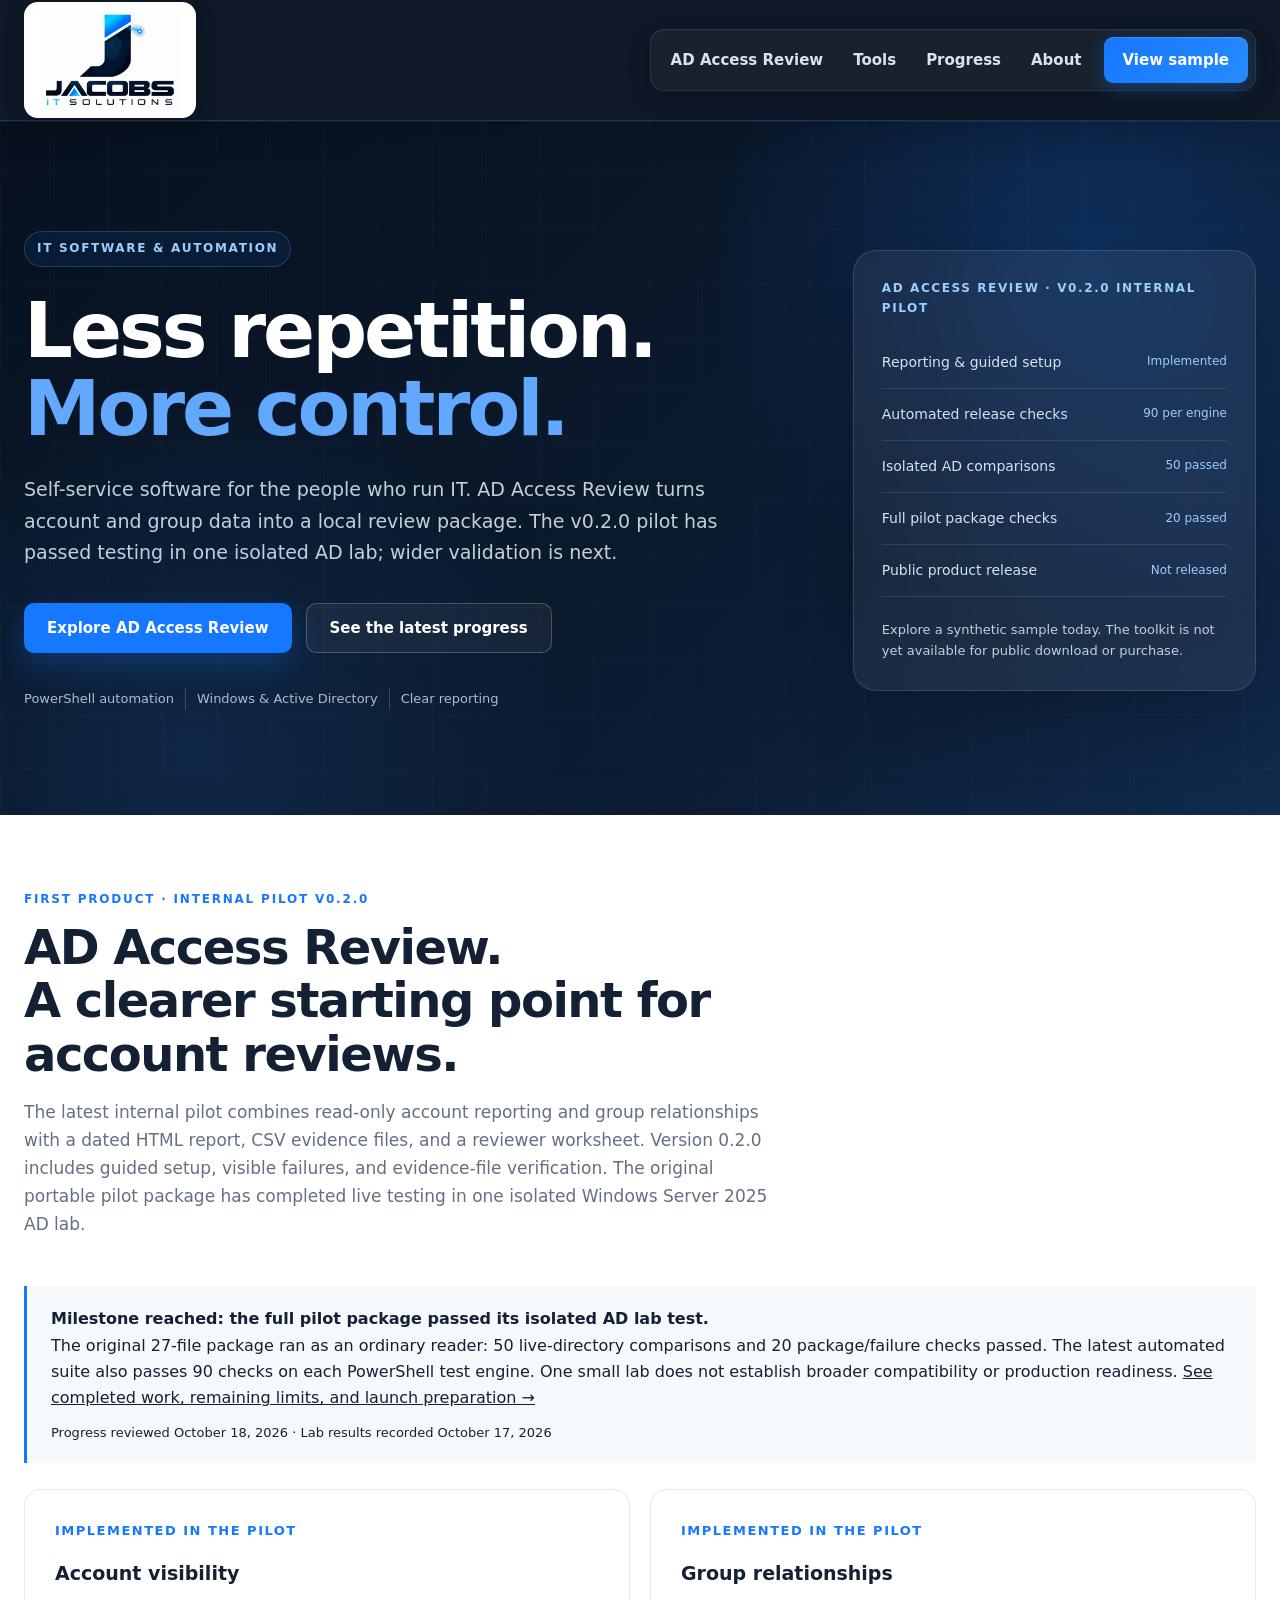
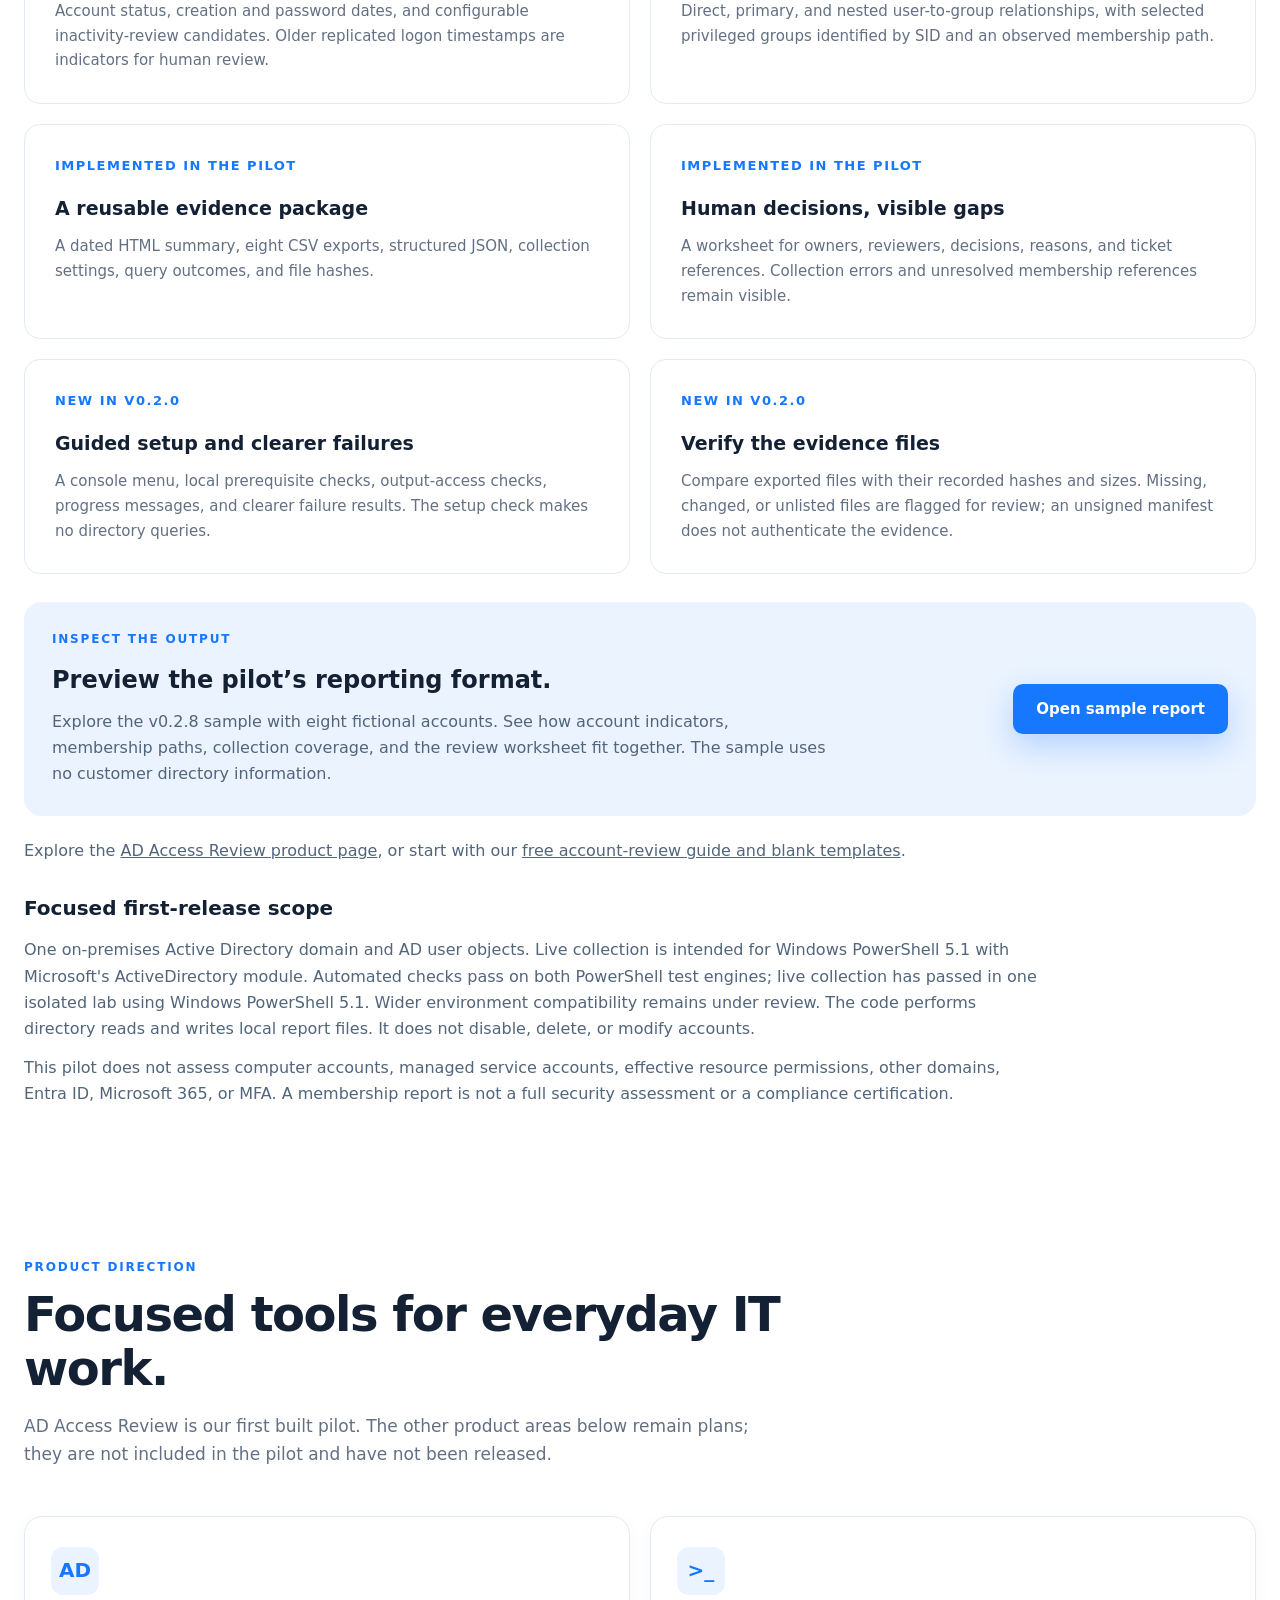
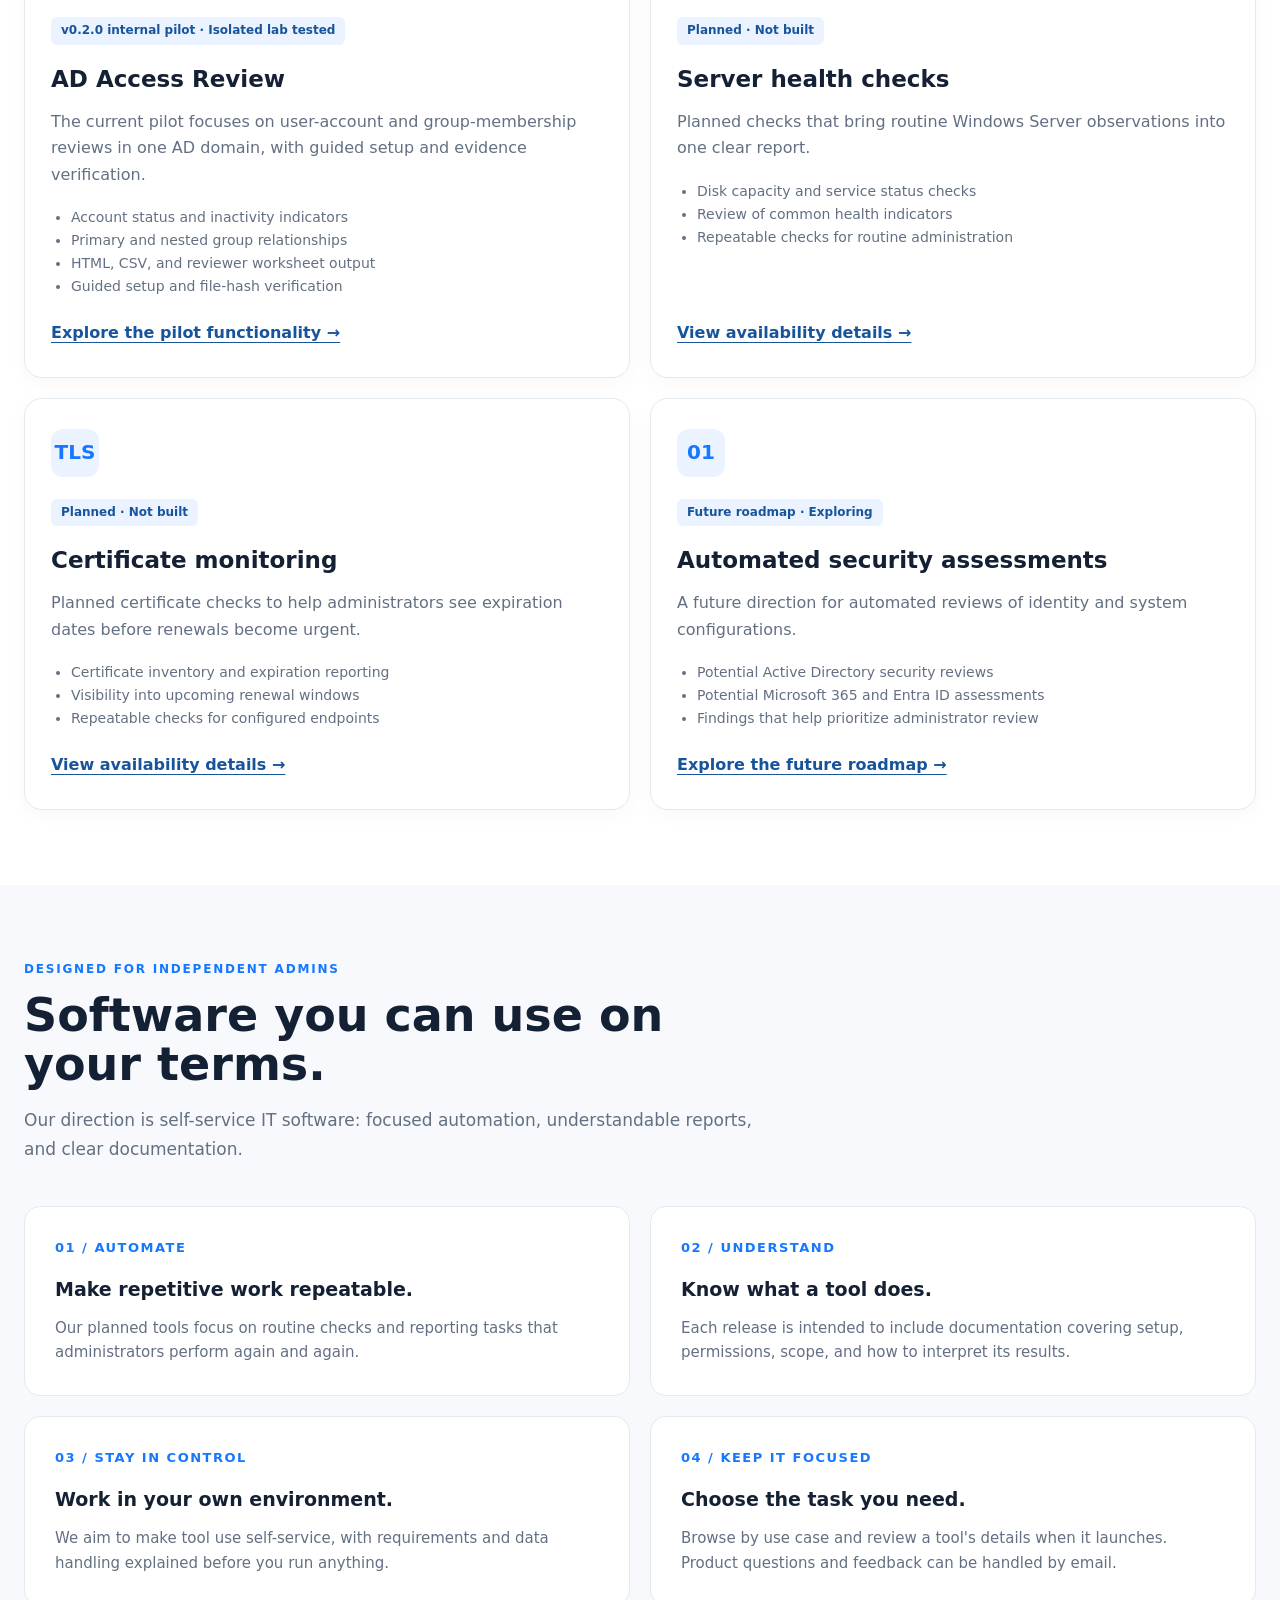
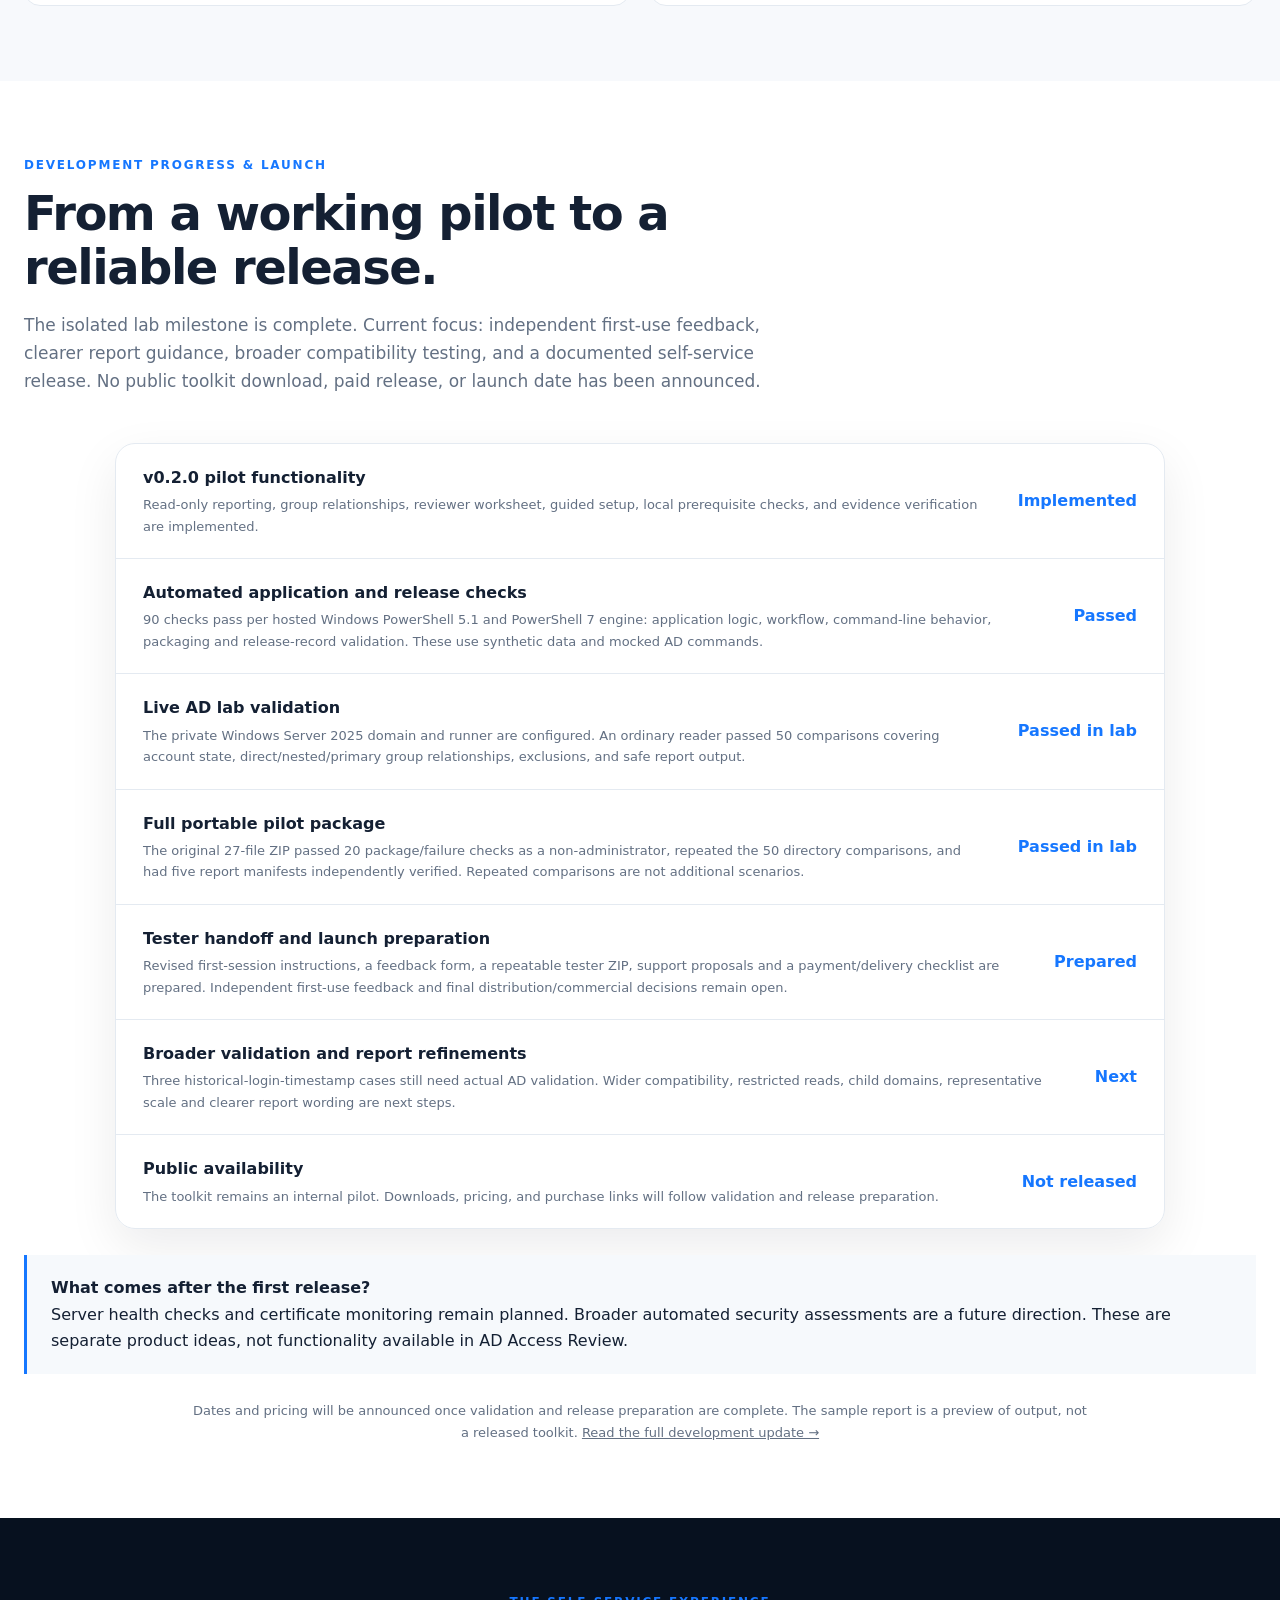
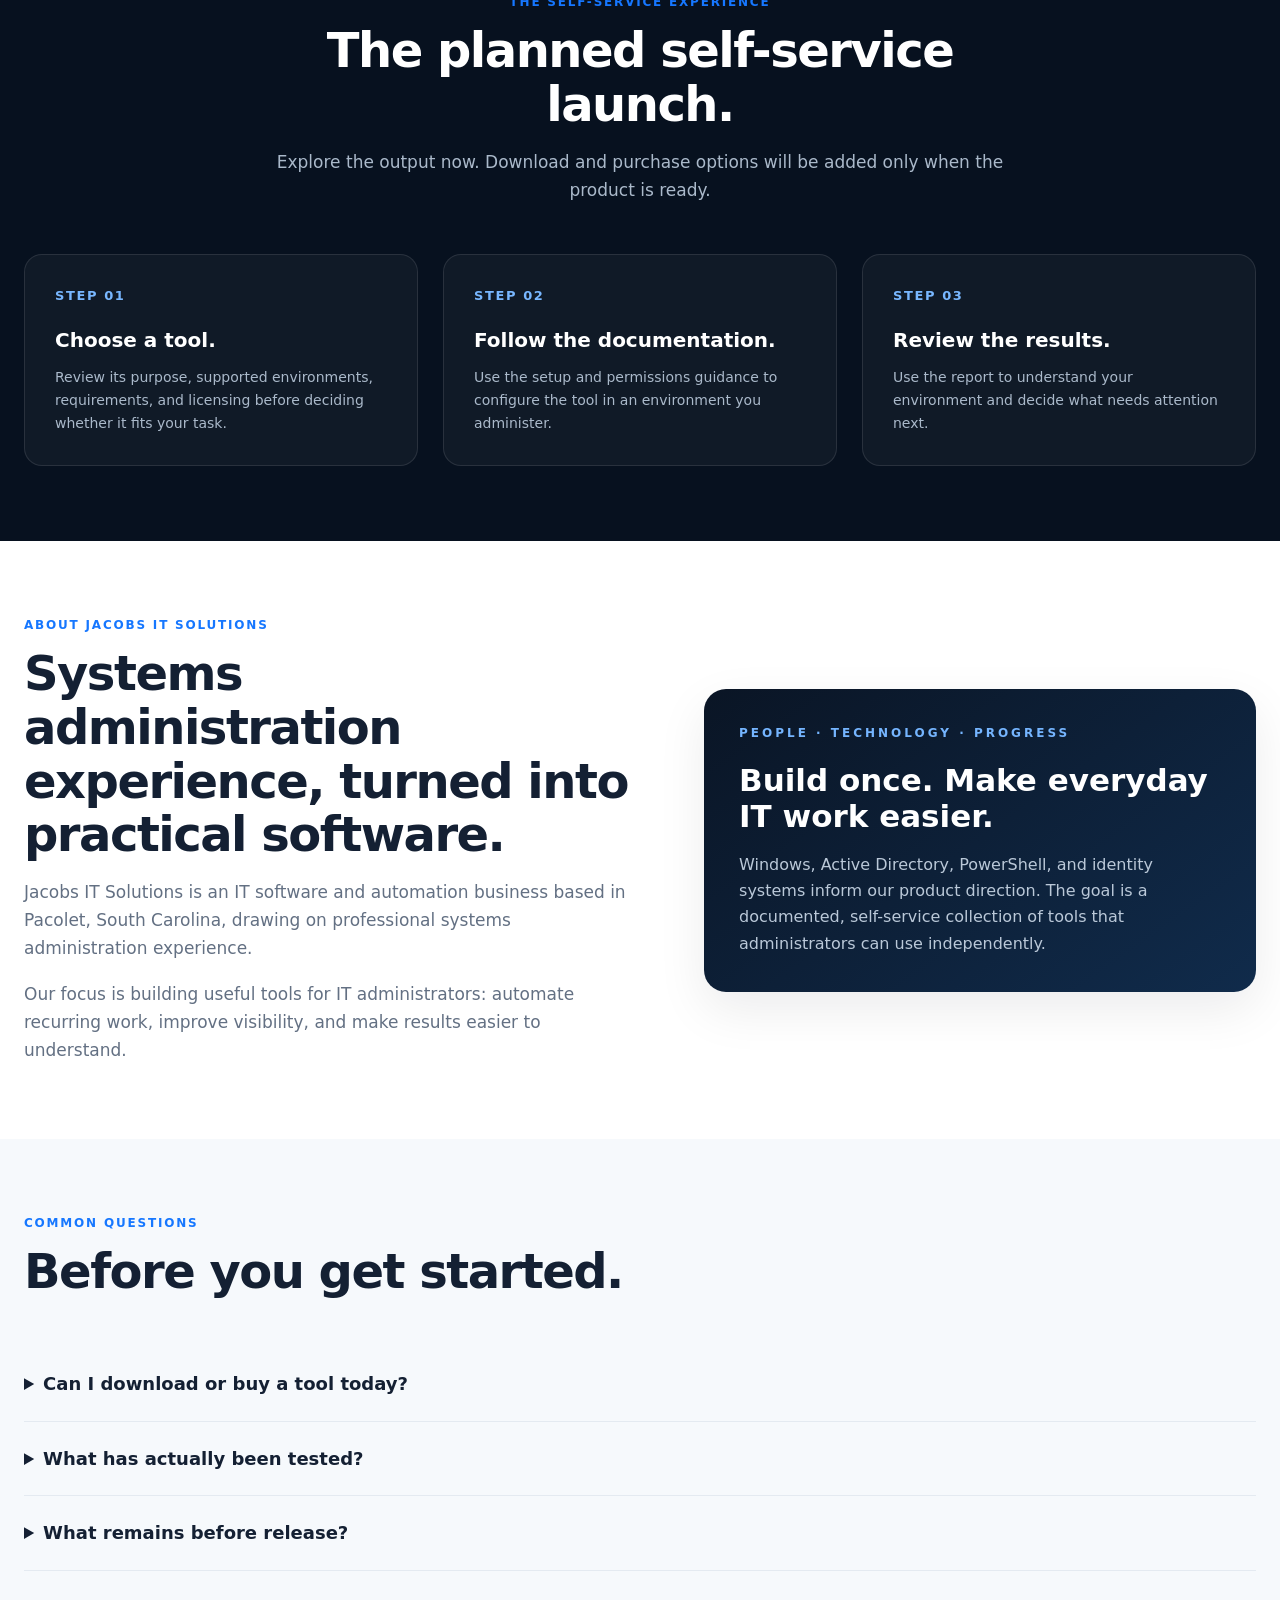
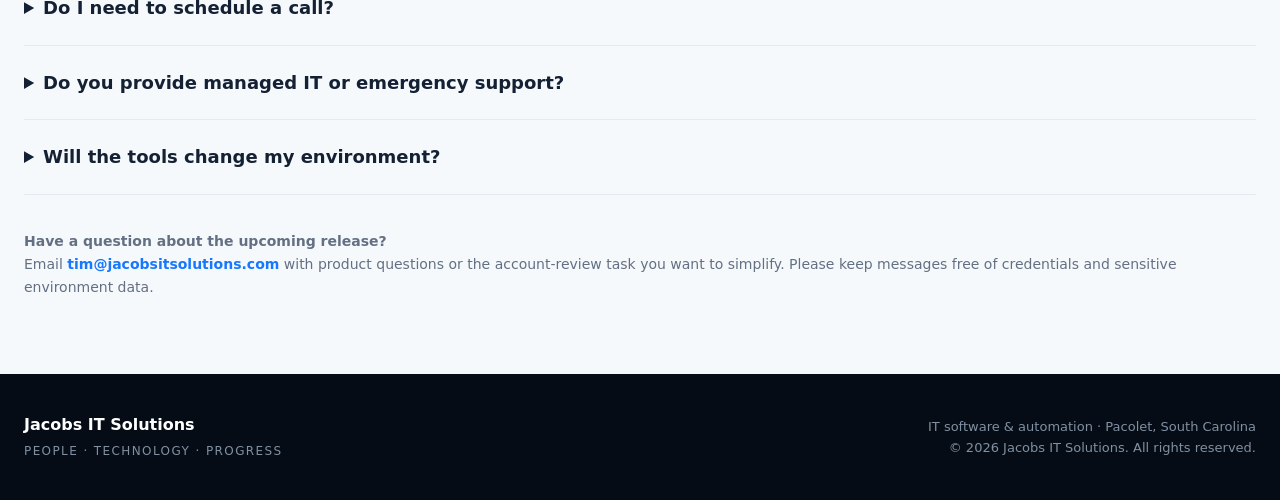
<file: index.html>
<!DOCTYPE html>
<html lang="en">
<head>
  <meta charset="UTF-8">
  <meta name="viewport" content="width=device-width, initial-scale=1.0">

  <title>Jacobs IT Solutions | IT Automation & Reporting Tools</title>

  <meta
    name="description"
    content="Explore AD Access Review v0.2.0: read-only AD reporting, an isolated-lab-tested pilot package, and self-service release preparation. View the fictional sample and current progress."
  >

  <meta name="theme-color" content="#07111f">

  <style>
    :root {
      --navy: #07111f;
      --blue: #1677ff;
      --blue-light: #60a5fa;
      --blue-soft: #eaf3ff;
      --text: #142033;
      --muted: #637083;
      --border: #e4eaf1;
      --soft: #f6f9fc;
      --success: #10b981;
      --shadow: 0 18px 50px rgba(7, 17, 31, 0.08);
      --radius: 18px;
    }

    * {
      box-sizing: border-box;
      margin: 0;
      padding: 0;
    }

    html {
      scroll-behavior: smooth;
    }

    body {
      font-family:
        Inter,
        ui-sans-serif,
        system-ui,
        -apple-system,
        BlinkMacSystemFont,
        "Segoe UI",
        sans-serif;
      color: var(--text);
      background: #ffffff;
      line-height: 1.65;
    }

    a {
      color: inherit;
    }

    .container {
  width: min(1380px, calc(100% - 48px));
  margin: 0 auto;
}

    header {
  position: sticky;
  top: 0;
  z-index: 1000;
  background: rgba(7, 17, 31, 0.97);
  backdrop-filter: blur(16px);
  border-bottom: 1px solid rgba(96, 165, 250, 0.22);
  box-shadow:
    0 8px 30px rgba(0, 0, 0, 0.18),
    0 1px 0 rgba(22, 119, 255, 0.10);
}

    .nav-wrap {
      min-height: 120px;
      display: flex;
      align-items: center;
      justify-content: space-between;
      gap: 30px;
    }

    .brand {
  display: flex;
  align-items: center;
  justify-content: center;
  text-decoration: none;
  background: #ffffff;
  padding: 8px 16px;
  border-radius: 14px;
  box-shadow: 0 6px 20px rgba(0, 0, 0, 0.22);
}

.site-logo {
  height: 100px;
  width: auto;
  display: block;
}

   nav {
  display: flex;
  align-items: center;
  gap: 4px;

  background: rgba(255, 255, 255, 0.045);
  border: 1px solid rgba(255, 255, 255, 0.08);
  border-radius: 14px;

  padding: 7px;

  box-shadow:
    0 8px 25px rgba(0, 0, 0, 0.12),
    inset 0 1px 0 rgba(255, 255, 255, 0.04);
}

nav a {
  text-decoration: none;
  color: #d8e2f0;
  font-size: 15px;
  font-weight: 650;
  padding: 10px 13px;
  border-radius: 8px;
  transition:
    color 0.2s ease,
    background 0.2s ease,
    transform 0.2s ease;
}

nav a:hover {
  color: #ffffff;
  background: rgba(255, 255, 255, 0.07);
}

    .nav-cta {
  background: linear-gradient(135deg, #1677ff, #258cff);
  padding: 11px 19px !important;
  margin-left: 5px;
  border-radius: 9px;
  color: white !important;

  box-shadow:
    0 6px 18px rgba(22, 119, 255, 0.30),
    inset 0 1px 0 rgba(255, 255, 255, 0.15);
}

.nav-cta:hover {
  background: linear-gradient(135deg, #258cff, #419cff) !important;
  transform: translateY(-1px);
  box-shadow: 0 9px 25px rgba(22, 119, 255, 0.36);
}

    .hero {
      position: relative;
      overflow: hidden;
      background:
        radial-gradient(circle at 85% 20%, rgba(22, 119, 255, 0.22), transparent 31%),
        radial-gradient(circle at 15% 90%, rgba(36, 111, 196, 0.18), transparent 30%),
        linear-gradient(135deg, #07111f, #0c1b30 65%, #102b4e);
      color: white;
      padding: 110px 0 105px;
    }

    .hero::after {
      content: "";
      position: absolute;
      inset: 0;
      background-image:
        linear-gradient(rgba(255, 255, 255, 0.025) 1px, transparent 1px),
        linear-gradient(90deg, rgba(255, 255, 255, 0.025) 1px, transparent 1px);
      background-size: 54px 54px;
      pointer-events: none;
    }

    .hero-grid {
      position: relative;
      z-index: 2;
      display: grid;
      grid-template-columns: 1.3fr 0.7fr;
      align-items: center;
      gap: 80px;
    }

    .eyebrow {
      display: inline-flex;
      align-items: center;
      gap: 9px;
      padding: 7px 12px;
      border: 1px solid rgba(96, 165, 250, 0.25);
      background: rgba(22, 119, 255, 0.09);
      border-radius: 999px;
      color: #9dccff;
      text-transform: uppercase;
      font-size: 12px;
      font-weight: 800;
      letter-spacing: 1.7px;
      margin-bottom: 25px;
    }

    .eyebrow-dot {
      width: 7px;
      height: 7px;
      border-radius: 50%;
      background: var(--success);
      box-shadow: 0 0 13px rgba(16, 185, 129, 0.8);
    }

    h1 {
      max-width: 850px;
      font-size: clamp(3rem, 6vw, 5.3rem);
      line-height: 1.02;
      letter-spacing: -3px;
      margin-bottom: 26px;
    }

    .hero-highlight {
      color: #62a8ff;
    }

    .hero-copy {
      max-width: 720px;
      color: #c3cfdd;
      font-size: 19px;
      margin-bottom: 35px;
    }

    .hero-actions {
      display: flex;
      flex-wrap: wrap;
      gap: 14px;
      margin-bottom: 35px;
    }

    .button {
      display: inline-flex;
      align-items: center;
      justify-content: center;
      min-height: 50px;
      padding: 0 23px;
      border-radius: 10px;
      text-decoration: none;
      font-weight: 750;
      font-size: 15px;
      transition: 0.2s ease;
      border: 0;
      cursor: pointer;
    }

    .primary {
      background: var(--blue);
      color: white;
      box-shadow: 0 12px 30px rgba(22, 119, 255, 0.25);
    }

    .primary:hover {
      transform: translateY(-2px);
      background: #0869e9;
    }

    .secondary {
      border: 1px solid rgba(255, 255, 255, 0.22);
      color: white;
      background: rgba(255, 255, 255, 0.05);
    }

    .secondary:hover {
      background: rgba(255, 255, 255, 0.10);
      transform: translateY(-2px);
    }

    .hero-tags {
      display: flex;
      flex-wrap: wrap;
      gap: 11px;
      color: #aebdcd;
      font-size: 13px;
    }

    .hero-tags span {
      padding-right: 11px;
      border-right: 1px solid rgba(255, 255, 255, 0.18);
    }

    .hero-tags span:last-child {
      border-right: 0;
    }

    .hero-panel {
      background: rgba(255, 255, 255, 0.06);
      border: 1px solid rgba(255, 255, 255, 0.12);
      border-radius: 23px;
      padding: 28px;
      backdrop-filter: blur(8px);
      box-shadow: 0 30px 70px rgba(0, 0, 0, 0.18);
    }

    .panel-title {
      font-weight: 800;
      margin-bottom: 18px;
      font-size: 17px;
    }

    .panel-row {
      display: flex;
      align-items: center;
      gap: 13px;
      padding: 14px 0;
      border-bottom: 1px solid rgba(255, 255, 255, 0.10);
      color: #d7e2ef;
      font-size: 14px;
    }

    .panel-row:last-child {
      border-bottom: 0;
    }

    .check {
      flex: 0 0 auto;
      width: 25px;
      height: 25px;
      border-radius: 50%;
      background: rgba(22, 119, 255, 0.17);
      color: #72b2ff;
      display: flex;
      align-items: center;
      justify-content: center;
      font-weight: 900;
    }

    section {
      padding: 75px 0;
    }

    .section-head {
      max-width: 760px;
      margin-bottom: 48px;
    }

    .section-label {
      color: var(--blue);
      font-weight: 800;
      text-transform: uppercase;
      letter-spacing: 1.8px;
      font-size: 12px;
      margin-bottom: 11px;
    }

    .section-head h2,
    .center-head h2,
    .section-heading h2 {
      font-size: clamp(2rem, 4vw, 3rem);
      line-height: 1.12;
      letter-spacing: -1.5px;
      margin-bottom: 16px;
    }

    .section-head p,
    .center-head p,
    .section-heading p {
      color: var(--muted);
      font-size: 17px;
    }

    .center-head {
      max-width: 760px;
      margin: 0 auto 50px;
      text-align: center;
    }

    .section-heading {
      max-width: 760px;
    }

    .service-grid {
      display: grid;
      grid-template-columns: repeat(4, 1fr);
      gap: 20px;
    }

    .service-card {
      border: 1px solid var(--border);
      border-radius: var(--radius);
      padding: 30px 26px;
      background: white;
      box-shadow: 0 5px 20px rgba(7, 17, 31, 0.03);
      transition: 0.25s ease;
    }

    .service-card:hover {
      transform: translateY(-6px);
      border-color: #c6ddfa;
      box-shadow: var(--shadow);
    }

    .icon-box {
      width: 48px;
      height: 48px;
      border-radius: 12px;
      background: var(--blue-soft);
      color: var(--blue);
      display: flex;
      align-items: center;
      justify-content: center;
      margin-bottom: 21px;
      font-size: 20px;
      font-weight: 900;
    }

    .service-card h3 {
      font-size: 18px;
      margin-bottom: 10px;
    }

    .service-card p {
      color: var(--muted);
      font-size: 14px;
    }

    /* TECHNOLOGIES & PLATFORMS */

    .technology-section {
      background: #ffffff;
    }

   .technology-grid {
  display: grid;
  grid-template-columns: repeat(4, minmax(0, 1fr));
  gap: 24px;
  margin-top: 36px;
}

    .technology-card {
      border: 1px solid var(--border);
      border-radius: 16px;
      padding: 26px 24px;
      background: #ffffff;
      transition:
        transform 0.25s ease,
        box-shadow 0.25s ease,
        border-color 0.25s ease;
    }

    .technology-card:hover {
      transform: translateY(-5px);
      border-color: #bdd8f8;
      box-shadow: var(--shadow);
    }

    .technology-icon {
      width: 52px;
      height: 52px;
      border-radius: 13px;
      display: flex;
      align-items: center;
      justify-content: center;
      background: var(--blue-soft);
      color: var(--blue);
      margin-bottom: 18px;
    }

    .technology-icon svg {
      width: 27px;
      height: 27px;
      fill: none;
      stroke: currentColor;
      stroke-width: 1.9;
      stroke-linecap: round;
      stroke-linejoin: round;
    }

    .technology-card h3 {
      font-size: 18px;
      margin-bottom: 9px;
    }

    .technology-card p {
      color: var(--muted);
      font-size: 14px;
      line-height: 1.6;
    }

    /* A DIFFERENT APPROACH */

    .difference {
      background: #f7f9fc;
    }

    .difference-heading {
      max-width: 760px;
      margin-bottom: 42px;
    }

    .difference-heading h2 {
      font-size: clamp(32px, 4vw, 46px);
      line-height: 1.08;
      margin: 10px 0 16px;
    }

    .difference-heading p {
      color: var(--muted);
      font-size: 17px;
      line-height: 1.7;
    }

    .difference-grid {
      display: grid;
      grid-template-columns: repeat(2, 1fr);
      gap: 20px;
    }

    .difference-card {
      background: #ffffff;
      border: 1px solid var(--border);
      border-radius: 16px;
      padding: 30px;
      transition:
        transform 0.25s ease,
        box-shadow 0.25s ease;
    }

    .difference-card:hover {
      transform: translateY(-4px);
      box-shadow: var(--shadow);
    }

    .difference-number {
      color: var(--blue);
      font-size: 13px;
      font-weight: 900;
      letter-spacing: 1.5px;
      margin-bottom: 16px;
    }

    .difference-card h3 {
      font-size: 19px;
      margin-bottom: 10px;
    }

    .difference-card p {
      color: var(--muted);
      font-size: 15px;
      line-height: 1.65;
    }

    /* PRICING */

    .pricing-box {
      max-width: 1050px;
      margin: 0 auto;
      border: 1px solid var(--border);
      border-radius: 20px;
      overflow: hidden;
      box-shadow: var(--shadow);
    }

    .price-row {
      display: grid;
      grid-template-columns: 1fr auto;
      gap: 30px;
      align-items: center;
      padding: 21px 27px;
      border-bottom: 1px solid var(--border);
    }

    .price-row:last-child {
      border-bottom: 0;
    }

    .price-name {
      font-weight: 750;
    }

    .price-detail {
      font-size: 13px;
      color: var(--muted);
      margin-top: 3px;
    }

    .price {
      color: var(--blue);
      font-weight: 850;
      white-space: nowrap;
    }

    .pricing-note {
      max-width: 900px;
      margin: 20px auto 0;
      text-align: center;
      color: var(--muted);
      font-size: 13px;
    }

    /* PROCESS */

    .process {
      background: var(--navy);
      color: white;
    }

    .process .center-head p {
      color: #aab9ca;
    }

    .steps {
      display: grid;
      grid-template-columns: repeat(3, 1fr);
      gap: 25px;
    }

    .step {
      padding: 30px;
      border: 1px solid rgba(255, 255, 255, 0.10);
      border-radius: var(--radius);
      background: rgba(255, 255, 255, 0.04);
    }

    .step-num {
      color: #78b7ff;
      font-size: 13px;
      font-weight: 900;
      letter-spacing: 1.6px;
      margin-bottom: 18px;
    }

    .step h3 {
      font-size: 20px;
      margin-bottom: 9px;
    }

    .step p {
      color: #aab9ca;
      font-size: 14px;
    }

    /* ABOUT */

    .about-grid {
      display: grid;
      grid-template-columns: 1.05fr 0.95fr;
      gap: 70px;
      align-items: center;
    }

    .about-card {
      padding: 35px;
      border-radius: 22px;
      background: linear-gradient(145deg, #0a1525, #102b4b);
      color: white;
      box-shadow: var(--shadow);
    }

    .about-card .tagline {
      color: #75b5ff;
      text-transform: uppercase;
      letter-spacing: 3px;
      font-size: 12px;
      font-weight: 800;
      margin-bottom: 20px;
    }

    .about-card h3 {
      font-size: 31px;
      line-height: 1.15;
      margin-bottom: 17px;
    }

    .about-card p {
      color: #bac8d8;
    }

    /* SUPPORT FORM */

    .support-section {
      background: var(--soft);
    }

   .support-grid {
  display: grid;
  grid-template-columns: 0.8fr 1.2fr;
  gap: 70px;
  align-items: start;
}

    .support-info {
      padding-top: 10px;
    }

    .support-info h2 {
      font-size: clamp(2rem, 4vw, 3rem);
      line-height: 1.1;
      letter-spacing: -1.4px;
      margin-bottom: 18px;
    }

    .support-info p {
      color: var(--muted);
      margin-bottom: 25px;
    }

    .support-contact {
      margin-top: 22px;
      font-size: 14px;
      color: var(--muted);
    }

    .support-contact a {
      color: var(--blue);
      font-weight: 700;
      text-decoration: none;
    }

    .support-form {
      background: white;
      border: 1px solid var(--border);
      border-radius: 22px;
      padding: 34px;
      box-shadow: var(--shadow);
    }

    .form-row {
      display: grid;
      grid-template-columns: 1fr 1fr;
      gap: 18px;
    }

    .form-group {
      margin-bottom: 18px;
    }

    .form-group label {
      display: block;
      font-size: 13px;
      font-weight: 750;
      margin-bottom: 7px;
      color: #26364a;
    }

    .form-group input,
    .form-group select,
    .form-group textarea {
      width: 100%;
      border: 1px solid #d6dee8;
      border-radius: 10px;
      background: white;
      color: #142033;
      font: inherit;
      font-size: 14px;
      padding: 12px 13px;
      outline: none;
      transition: 0.2s ease;
    }

    .form-group input:focus,
    .form-group select:focus,
    .form-group textarea:focus {
      border-color: var(--blue);
      box-shadow: 0 0 0 3px rgba(22, 119, 255, 0.10);
    }

    .form-group textarea {
      resize: vertical;
      min-height: 150px;
    }

    .form-note {
      font-size: 12px;
      color: #778395;
      margin: 2px 0 18px;
      padding: 12px 14px;
      background: #f7f9fc;
      border-radius: 9px;
      border-left: 3px solid var(--blue);
    }

    .submit-button {
      width: 100%;
      min-height: 52px;
      background: var(--blue);
      color: white;
      border: 0;
      border-radius: 10px;
      font-size: 15px;
      font-weight: 800;
      cursor: pointer;
      transition: 0.2s ease;
    }

    .submit-button:hover {
      background: #0869e9;
      transform: translateY(-1px);
    }

    .submit-button:disabled {
      opacity: 0.65;
      cursor: wait;
      transform: none;
    }

    /* FOOTER */

    footer {
      background: #050c16;
      color: #8090a2;
      padding: 38px 0;
    }

    .footer-grid {
      display: flex;
      justify-content: space-between;
      gap: 25px;
      align-items: center;
      flex-wrap: wrap;
    }

    .footer-name {
      color: white;
      font-weight: 800;
    }

    .footer-tag {
      font-size: 12px;
      margin-top: 3px;
      letter-spacing: 1.4px;
    }

    .footer-right {
      text-align: right;
      font-size: 13px;
    }

    /* RESPONSIVE */

    @media (max-width: 950px) {
      .hero-grid,
      .about-grid,
      .support-grid {
        grid-template-columns: 1fr;
      }

      .hero-panel {
        max-width: 620px;
      }

      .service-grid,
      .technology-grid {
        grid-template-columns: repeat(2, 1fr);
      }

      .steps {
        grid-template-columns: 1fr;
      }
    }

    @media (max-width: 730px) {
      .site-logo {
        height: 46px;
      }

      .brand {
        padding: 6px 10px;
      }

      .nav-wrap {
        min-height: 78px;
      }

      nav a:not(.nav-cta) {
        display: none;
      }

      .hero {
        padding: 80px 0;
      }

      h1 {
        letter-spacing: -2px;
      }

      .service-grid,
      .technology-grid,
      .difference-grid,
      .form-row {
        grid-template-columns: 1fr;
      }

      .price-row {
        grid-template-columns: 1fr;
        gap: 8px;
      }

      section {
        padding: 75px 0;
      }

      .footer-right {
        text-align: left;
      }

      .support-form {
        padding: 25px 20px;
      }
    }

    section[id] { scroll-margin-top: 140px; }
    :focus-visible { outline: 3px solid #60a5fa; outline-offset: 5px; }
    .skip-link { position:absolute; top:-100px; left:20px; z-index:2000; background:white; padding:12px; }
    .skip-link:focus { top:12px; }
    .status { display:inline-block; background:#eaf3ff; color:#18549b; font-size:12px; font-weight:800; padding:4px 10px; border-radius:6px; margin-bottom:16px; }
    .product-grid { grid-template-columns:repeat(2,minmax(0,1fr)); }
    .product-card { display:flex; flex-direction:column; }
    .product-card h3 { font-size:23px; }
    .product-card p { font-size:16px; }
    .product-card ul { margin:18px 0 22px; padding-left:20px; color:#637083; font-size:14px; }
    .product-card a { margin-top:auto; color:#18549b; font-weight:750; text-underline-offset:4px; }
    .roadmap-note { padding:20px 24px; border-left:3px solid #1677ff; background:#f6f9fc; margin-bottom:26px; }
    details { border-bottom:1px solid #e4eaf1; padding:22px 0; }
    summary { cursor:pointer; font-weight:750; font-size:18px; }
    details p { color:#637083; margin-top:12px; max-width:850px; }
    .hero-panel .panel-title { color:#9dccff; font-size:12px; text-transform:uppercase; letter-spacing:1.6px; }
    .panel-row { justify-content:space-between; }
    .panel-row span:last-child { color:#9dccff; font-size:12px; white-space:nowrap; }
    @media(max-width:1100px) { .nav-wrap { gap:16px; } nav a { padding:9px; } .hero-grid { gap:35px; } }
    @media(max-width:730px) { .product-grid { grid-template-columns:1fr; } section[id] {scroll-margin-top:95px;} .nav-wrap {gap:10px;} nav {padding:4px;} .nav-cta {padding:9px 12px !important;} }
    @media(prefers-reduced-motion:reduce) { html {scroll-behavior:auto;} * {transition:none !important;} }
  .sample-callout{display:flex;gap:30px;align-items:center;justify-content:space-between;padding:28px;background:#eaf3ff;border-radius:18px;margin-top:28px}.sample-callout h3{font-size:24px;margin-bottom:8px}.sample-callout p{max-width:780px;color:#52657b}.sample-callout .button{flex-shrink:0}.product-boundaries{margin-top:28px;color:#52657b;max-width:1020px}.product-boundaries h3{color:#142033;font-size:20px}.product-boundaries p{margin-top:12px}.price-row>div{min-width:0}@media(max-width:730px){.sample-callout{flex-direction:column;align-items:flex-start}.price-row{gap:14px;padding:20px}.price{white-space:normal;text-align:right}.panel-row{gap:12px}.panel-row span:last-child{white-space:normal;text-align:right}}</style>
</head>

<body>
<a class="skip-link" href="#main">Skip to content</a>
<header><div class="container nav-wrap">
<a class="brand" href="#top" aria-label="Jacobs IT Solutions home"><img src="animated-logo-1.gif" alt="Jacobs IT Solutions" class="site-logo"></a>
<nav aria-label="Main navigation"><a href="ad-access-review/">AD Access Review</a><a href="#tools">Tools</a><a href="#roadmap">Progress</a><a href="#about">About</a><a class="nav-cta" href="sample-report/report.html">View sample</a></nav>
</div></header>
<main id="main">
<section class="hero" id="top"><div class="container hero-grid"><div>
<div class="eyebrow">IT software &amp; automation</div>
<h1>Less repetition.<br><span class="hero-highlight">More control.</span></h1>
<p class="hero-copy">Self-service software for the people who run IT. AD Access Review turns account and group data into a local review package. The v0.2.0 pilot has passed testing in one isolated AD lab; wider validation is next.</p>
<div class="hero-actions"><a class="button primary" href="ad-access-review/">Explore AD Access Review</a><a class="button secondary" href="development-progress/">See the latest progress</a></div>
<div class="hero-tags"><span>PowerShell automation</span><span>Windows &amp; Active Directory</span><span>Clear reporting</span></div>
</div><aside class="hero-panel" aria-label="AD Access Review development status"><div class="panel-title">AD Access Review · v0.2.0 internal pilot</div>
<div class="panel-row"><span>Reporting &amp; guided setup</span><span>Implemented</span></div>
<div class="panel-row"><span>Automated release checks</span><span>90 per engine</span></div>
<div class="panel-row"><span>Isolated AD comparisons</span><span>50 passed</span></div>
<div class="panel-row"><span>Full pilot package checks</span><span>20 passed</span></div>
<div class="panel-row"><span>Public product release</span><span>Not released</span></div>
<p style="color:#c3cfdd;font-size:13px;margin-top:22px">Explore a synthetic sample today. The toolkit is not yet available for public download or purchase.</p>
</aside></div></section>
<section id="product"><div class="container">
<div class="section-head"><div class="section-label">First product · Internal pilot v0.2.0</div><h2>AD Access Review.<br>A clearer starting point for account reviews.</h2><p>The latest internal pilot combines read-only account reporting and group relationships with a dated HTML report, CSV evidence files, and a reviewer worksheet. Version 0.2.0 includes guided setup, visible failures, and evidence-file verification. The original portable pilot package has completed live testing in one isolated Windows Server 2025 AD lab.</p></div>
<div class="roadmap-note"><strong>Milestone reached: the full pilot package passed its isolated AD lab test.</strong><p>The original 27-file package ran as an ordinary reader: 50 live-directory comparisons and 20 package/failure checks passed. The latest automated suite also passes 90 checks on each PowerShell test engine. One small lab does not establish broader compatibility or production readiness. <a href="development-progress/">See completed work, remaining limits, and launch preparation →</a></p><p style="margin-top:10px;font-size:13px">Progress reviewed October 18, 2026 · Lab results recorded October 17, 2026</p></div>
<div class="difference-grid">
<article class="difference-card"><div class="difference-number">IMPLEMENTED IN THE PILOT</div><h3>Account visibility</h3><p>Account status, creation and password dates, and configurable inactivity-review candidates. Older replicated logon timestamps are indicators for human review.</p></article>
<article class="difference-card"><div class="difference-number">IMPLEMENTED IN THE PILOT</div><h3>Group relationships</h3><p>Direct, primary, and nested user-to-group relationships, with selected privileged groups identified by SID and an observed membership path.</p></article>
<article class="difference-card"><div class="difference-number">IMPLEMENTED IN THE PILOT</div><h3>A reusable evidence package</h3><p>A dated HTML summary, eight CSV exports, structured JSON, collection settings, query outcomes, and file hashes.</p></article>
<article class="difference-card"><div class="difference-number">IMPLEMENTED IN THE PILOT</div><h3>Human decisions, visible gaps</h3><p>A worksheet for owners, reviewers, decisions, reasons, and ticket references. Collection errors and unresolved membership references remain visible.</p></article>
<article class="difference-card"><div class="difference-number">NEW IN V0.2.0</div><h3>Guided setup and clearer failures</h3><p>A console menu, local prerequisite checks, output-access checks, progress messages, and clearer failure results. The setup check makes no directory queries.</p></article>
<article class="difference-card"><div class="difference-number">NEW IN V0.2.0</div><h3>Verify the evidence files</h3><p>Compare exported files with their recorded hashes and sizes. Missing, changed, or unlisted files are flagged for review; an unsigned manifest does not authenticate the evidence.</p></article>
</div>
<div class="sample-callout"><div><div class="section-label">Inspect the output</div><h3>Preview the pilot’s reporting format.</h3><p>Explore the v0.2.8 sample with eight fictional accounts. See how account indicators, membership paths, collection coverage, and the review worksheet fit together. The sample uses no customer directory information.</p></div><a class="button primary" href="sample-report/report.html">Open sample report</a></div>
<p style="margin-top:22px;color:#52657b">Explore the <a href="ad-access-review/">AD Access Review product page</a>, or start with our <a href="ad-account-review-guide/">free account-review guide and blank templates</a>.</p>
<div class="product-boundaries"><h3>Focused first-release scope</h3><p>One on-premises Active Directory domain and AD user objects. Live collection is intended for Windows PowerShell 5.1 with Microsoft's ActiveDirectory module. Automated checks pass on both PowerShell test engines; live collection has passed in one isolated lab using Windows PowerShell 5.1. Wider environment compatibility remains under review. The code performs directory reads and writes local report files. It does not disable, delete, or modify accounts.</p><p>This pilot does not assess computer accounts, managed service accounts, effective resource permissions, other domains, Entra ID, Microsoft 365, or MFA. A membership report is not a full security assessment or a compliance certification.</p></div>
</div></section>
<section id="tools"><div class="container"><div class="section-head"><div class="section-label">Product direction</div><h2>Focused tools for everyday IT work.</h2><p>AD Access Review is our first built pilot. The other product areas below remain plans; they are not included in the pilot and have not been released.</p></div>
<div class="service-grid product-grid">
<article class="service-card product-card"><div class="icon-box" aria-hidden="true">AD</div><div><span class="status">v0.2.0 internal pilot · Isolated lab tested</span></div><h3>AD Access Review</h3><p>The current pilot focuses on user-account and group-membership reviews in one AD domain, with guided setup and evidence verification.</p><ul><li>Account status and inactivity indicators</li><li>Primary and nested group relationships</li><li>HTML, CSV, and reviewer worksheet output</li><li>Guided setup and file-hash verification</li></ul><a href="ad-access-review/">Explore the pilot functionality →</a></article>
<article class="service-card product-card"><div class="icon-box" aria-hidden="true">&gt;_</div><div><span class="status">Planned · Not built</span></div><h3>Server health checks</h3><p>Planned checks that bring routine Windows Server observations into one clear report.</p><ul><li>Disk capacity and service status checks</li><li>Review of common health indicators</li><li>Repeatable checks for routine administration</li></ul><a href="#roadmap">View availability details →</a></article>
<article class="service-card product-card"><div class="icon-box" aria-hidden="true">TLS</div><div><span class="status">Planned · Not built</span></div><h3>Certificate monitoring</h3><p>Planned certificate checks to help administrators see expiration dates before renewals become urgent.</p><ul><li>Certificate inventory and expiration reporting</li><li>Visibility into upcoming renewal windows</li><li>Repeatable checks for configured endpoints</li></ul><a href="#roadmap">View availability details →</a></article>
<article class="service-card product-card"><div class="icon-box" aria-hidden="true">01</div><div><span class="status">Future roadmap · Exploring</span></div><h3>Automated security assessments</h3><p>A future direction for automated reviews of identity and system configurations.</p><ul><li>Potential Active Directory security reviews</li><li>Potential Microsoft 365 and Entra ID assessments</li><li>Findings that help prioritize administrator review</li></ul><a href="#roadmap">Explore the future roadmap →</a></article>
</div></div></section>
<section id="approach" class="difference"><div class="container"><div class="difference-heading"><div class="section-label">Designed for independent admins</div><h2>Software you can use on your terms.</h2><p>Our direction is self-service IT software: focused automation, understandable reports, and clear documentation.</p></div><div class="difference-grid">
<div class="difference-card"><div class="difference-number">01 / AUTOMATE</div><h3>Make repetitive work repeatable.</h3><p>Our planned tools focus on routine checks and reporting tasks that administrators perform again and again.</p></div>
<div class="difference-card"><div class="difference-number">02 / UNDERSTAND</div><h3>Know what a tool does.</h3><p>Each release is intended to include documentation covering setup, permissions, scope, and how to interpret its results.</p></div>
<div class="difference-card"><div class="difference-number">03 / STAY IN CONTROL</div><h3>Work in your own environment.</h3><p>We aim to make tool use self-service, with requirements and data handling explained before you run anything.</p></div>
<div class="difference-card"><div class="difference-number">04 / KEEP IT FOCUSED</div><h3>Choose the task you need.</h3><p>Browse by use case and review a tool's details when it launches. Product questions and feedback can be handled by email.</p></div>
</div></div></section>
<section id="roadmap"><div class="container"><div class="section-head"><div class="section-label">Development progress &amp; launch</div><h2>From a working pilot to a reliable release.</h2><p>The isolated lab milestone is complete. Current focus: independent first-use feedback, clearer report guidance, broader compatibility testing, and a documented self-service release. No public toolkit download, paid release, or launch date has been announced.</p></div>
<div class="pricing-box" aria-label="Development milestones">
<div class="price-row"><div><div class="price-name">v0.2.0 pilot functionality</div><div class="price-detail">Read-only reporting, group relationships, reviewer worksheet, guided setup, local prerequisite checks, and evidence verification are implemented.</div></div><div class="price">Implemented</div></div>
<div class="price-row"><div><div class="price-name">Automated application and release checks</div><div class="price-detail">90 checks pass per hosted Windows PowerShell 5.1 and PowerShell 7 engine: application logic, workflow, command-line behavior, packaging and release-record validation. These use synthetic data and mocked AD commands.</div></div><div class="price">Passed</div></div>
<div class="price-row"><div><div class="price-name">Live AD lab validation</div><div class="price-detail">The private Windows Server 2025 domain and runner are configured. An ordinary reader passed 50 comparisons covering account state, direct/nested/primary group relationships, exclusions, and safe report output.</div></div><div class="price">Passed in lab</div></div>
<div class="price-row"><div><div class="price-name">Full portable pilot package</div><div class="price-detail">The original 27-file ZIP passed 20 package/failure checks as a non-administrator, repeated the 50 directory comparisons, and had five report manifests independently verified. Repeated comparisons are not additional scenarios.</div></div><div class="price">Passed in lab</div></div>
<div class="price-row"><div><div class="price-name">Tester handoff and launch preparation</div><div class="price-detail">Revised first-session instructions, a feedback form, a repeatable tester ZIP, support proposals and a payment/delivery checklist are prepared. Independent first-use feedback and final distribution/commercial decisions remain open.</div></div><div class="price">Prepared</div></div>
<div class="price-row"><div><div class="price-name">Broader validation and report refinements</div><div class="price-detail">Three historical-login-timestamp cases still need actual AD validation. Wider compatibility, restricted reads, child domains, representative scale and clearer report wording are next steps.</div></div><div class="price">Next</div></div>
<div class="price-row"><div><div class="price-name">Public availability</div><div class="price-detail">The toolkit remains an internal pilot. Downloads, pricing, and purchase links will follow validation and release preparation.</div></div><div class="price">Not released</div></div>
</div>
<div class="roadmap-note" style="margin-top:26px"><strong>What comes after the first release?</strong><p>Server health checks and certificate monitoring remain planned. Broader automated security assessments are a future direction. These are separate product ideas, not functionality available in AD Access Review.</p></div>
<p class="pricing-note">Dates and pricing will be announced once validation and release preparation are complete. The sample report is a preview of output, not a released toolkit. <a href="development-progress/">Read the full development update →</a></p>
</div></section>
<section class="process"><div class="container"><div class="center-head"><div class="section-label">The self-service experience</div><h2>The planned self-service launch.</h2><p>Explore the output now. Download and purchase options will be added only when the product is ready.</p></div><div class="steps">
<div class="step"><div class="step-num">STEP 01</div><h3>Choose a tool.</h3><p>Review its purpose, supported environments, requirements, and licensing before deciding whether it fits your task.</p></div>
<div class="step"><div class="step-num">STEP 02</div><h3>Follow the documentation.</h3><p>Use the setup and permissions guidance to configure the tool in an environment you administer.</p></div>
<div class="step"><div class="step-num">STEP 03</div><h3>Review the results.</h3><p>Use the report to understand your environment and decide what needs attention next.</p></div>
</div></div></section>
<section id="about"><div class="container about-grid"><div><div class="section-label">About Jacobs IT Solutions</div><div class="section-head" style="margin-bottom:0"><h2>Systems administration experience, turned into practical software.</h2><p>Jacobs IT Solutions is an IT software and automation business based in Pacolet, South Carolina, drawing on professional systems administration experience.</p><p style="margin-top:18px">Our focus is building useful tools for IT administrators: automate recurring work, improve visibility, and make results easier to understand.</p></div></div><div class="about-card"><div class="tagline">People · Technology · Progress</div><h3>Build once. Make everyday IT work easier.</h3><p>Windows, Active Directory, PowerShell, and identity systems inform our product direction. The goal is a documented, self-service collection of tools that administrators can use independently.</p></div></div></section>
<section id="questions" class="support-section"><div class="container"><div class="section-head"><div class="section-label">Common questions</div><h2>Before you get started.</h2></div>
<details><summary>Can I download or buy a tool today?</summary><p>The AD Access Review toolkit is an internal pilot and is not publicly available for download or purchase. You can inspect the synthetic sample report today. Real product download and purchase links will appear after validation and release preparation.</p></details>
<details><summary>What has actually been tested?</summary><p>The latest automated suite passes 90 checks per Windows PowerShell 5.1 and PowerShell 7 engine, including packaging and release-record safeguards. Separately, the original full pilot package passed 20 package/failure checks and repeated 50 live-directory comparisons as an ordinary reader in one isolated Windows Server 2025 lab. These are defined test scopes, not a production-readiness guarantee. <a href="development-progress/">Read the validation details and remaining gaps.</a></p></details>
<details><summary>What remains before release?</summary><p>Independent tester feedback, three real AD timestamp scenarios, wider compatibility and representative-scale checks remain open. We are also preparing clearer report wording and finalizing supported scope, distribution/signing, licensing, support, refunds and verified payment/download delivery. There is no public release date or active checkout yet.</p></details>
<details><summary>Do I need to schedule a call?</summary><p>Our planned products are intended for self-service use. You can explore the roadmap here and send product questions or feature suggestions by email.</p></details>
<details><summary>Do you provide managed IT or emergency support?</summary><p>Jacobs IT Solutions is focused on software and automation. This site does not offer managed IT contracts, phone support, or emergency troubleshooting services.</p></details>
<details><summary>Will the tools change my environment?</summary><p>The AD Access Review pilot is implemented with read-only directory queries and local report-file output. It does not disable, delete, or modify AD accounts. Future products will document their own permissions and behavior before release.</p></details>
<div class="support-contact" style="margin-top:35px"><strong>Have a question about the upcoming release?</strong><p>Email <a href="mailto:tim@jacobsitsolutions.com?subject=AD%20Access%20Review%20product%20question">tim@jacobsitsolutions.com</a> with product questions or the account-review task you want to simplify. Please keep messages free of credentials and sensitive environment data.</p></div>
</div></section>
</main><footer><div class="container footer-grid"><div><div class="footer-name">Jacobs IT Solutions</div><div class="footer-tag">PEOPLE · TECHNOLOGY · PROGRESS</div></div><div class="footer-right"><div>IT software &amp; automation · Pacolet, South Carolina</div><div>© 2026 Jacobs IT Solutions. All rights reserved.</div></div></div></footer>
</body></html>
</file>
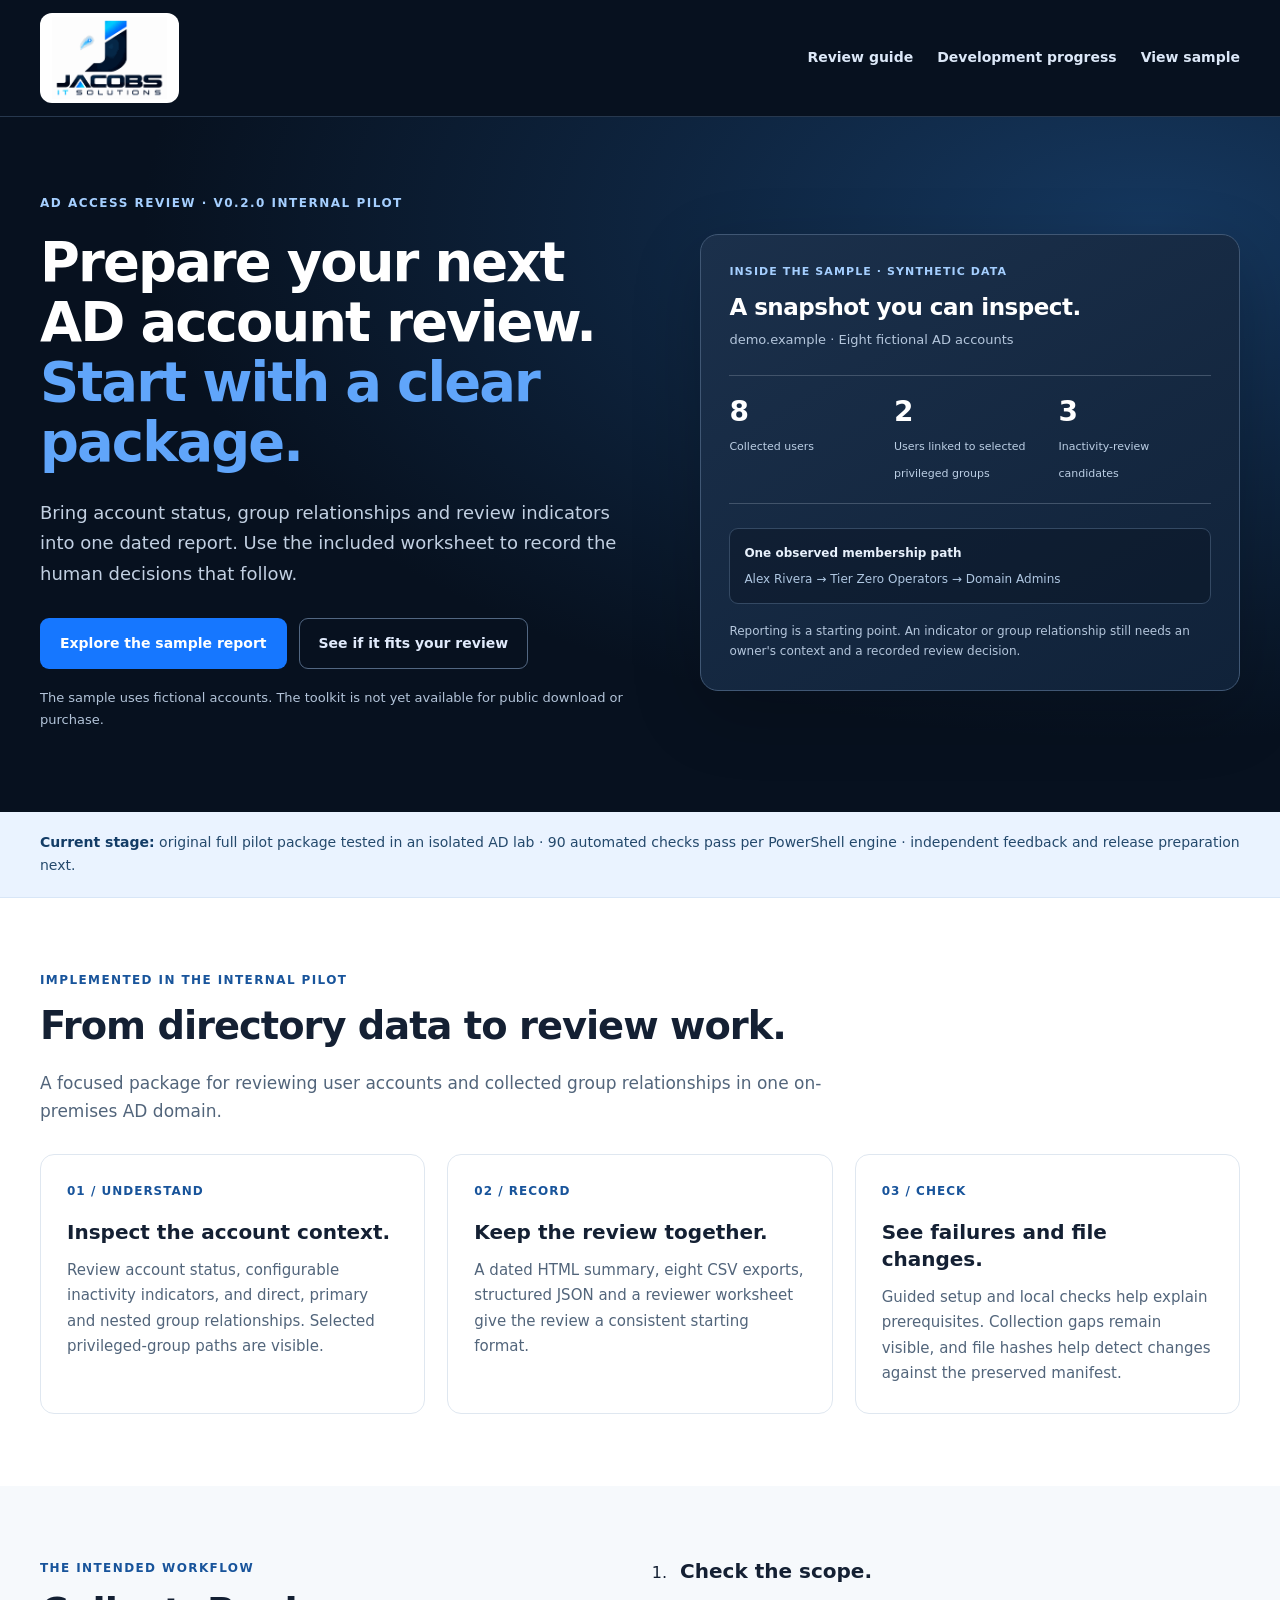
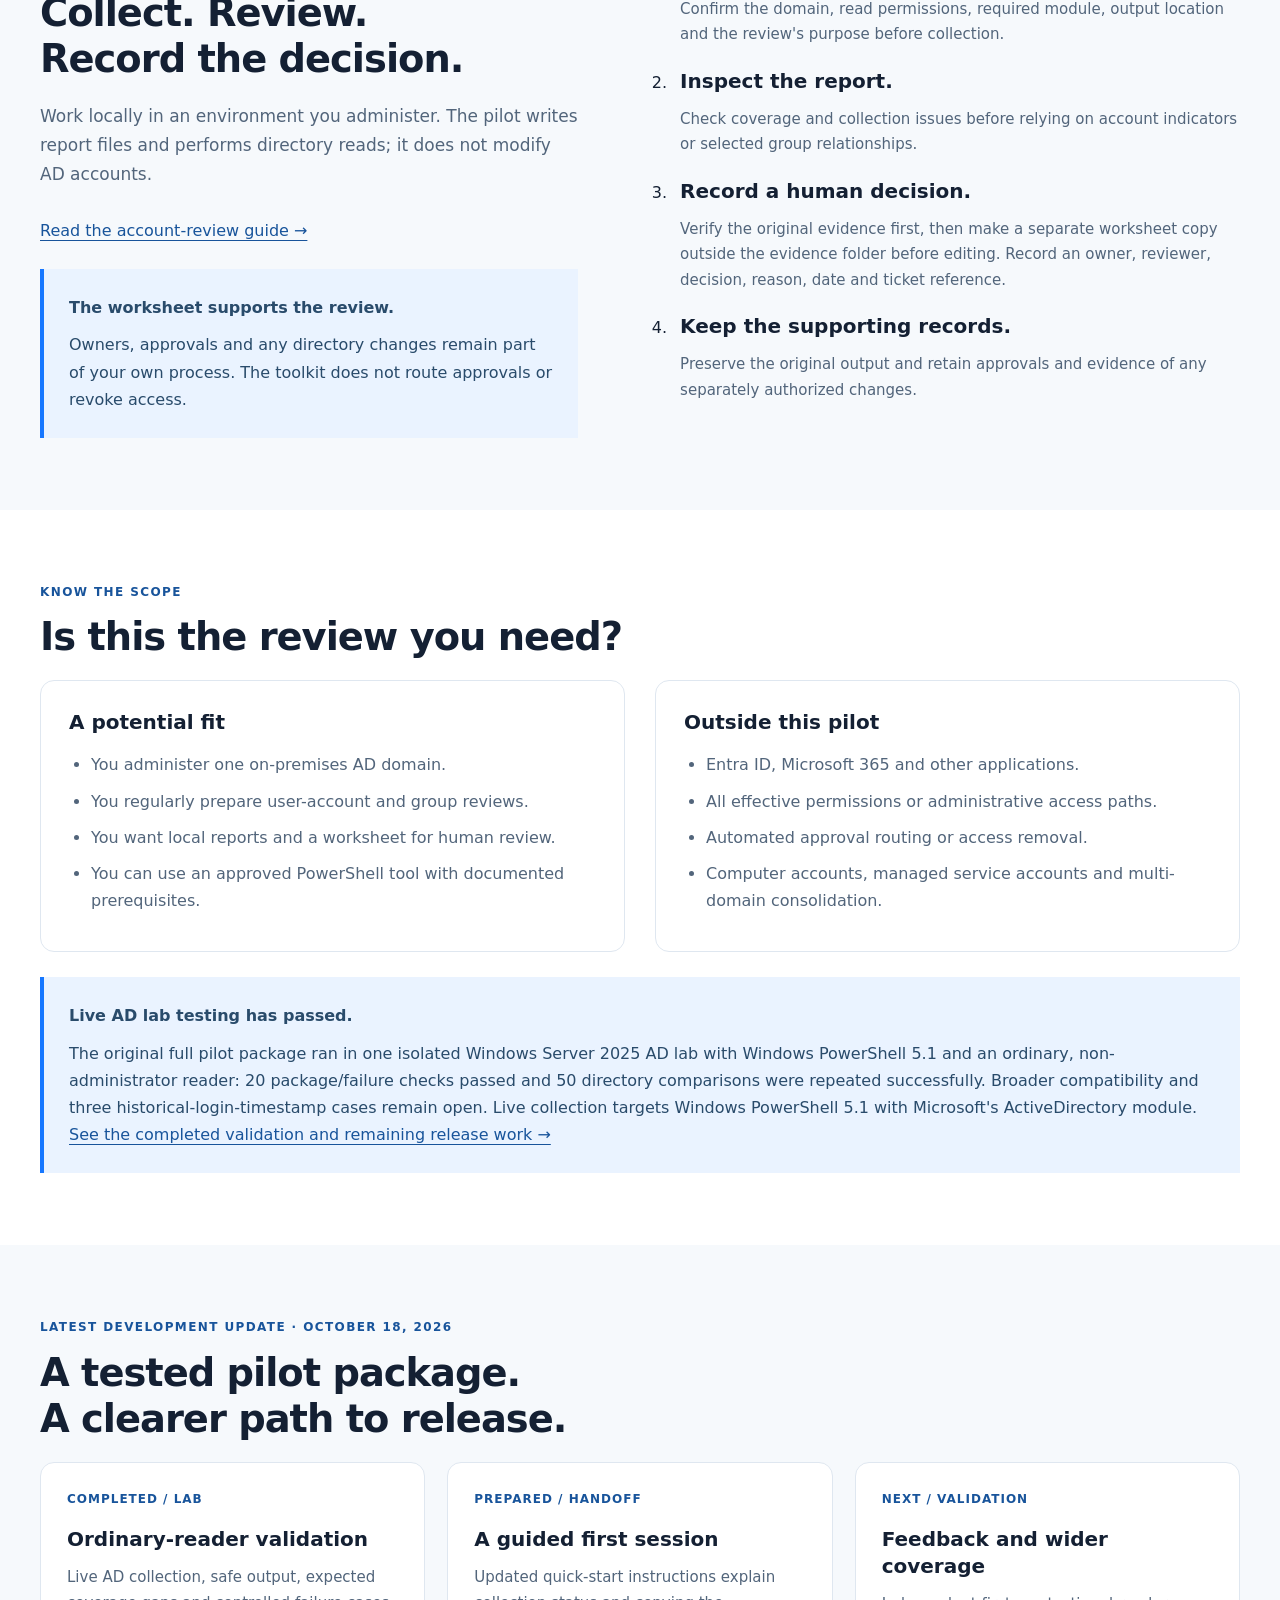
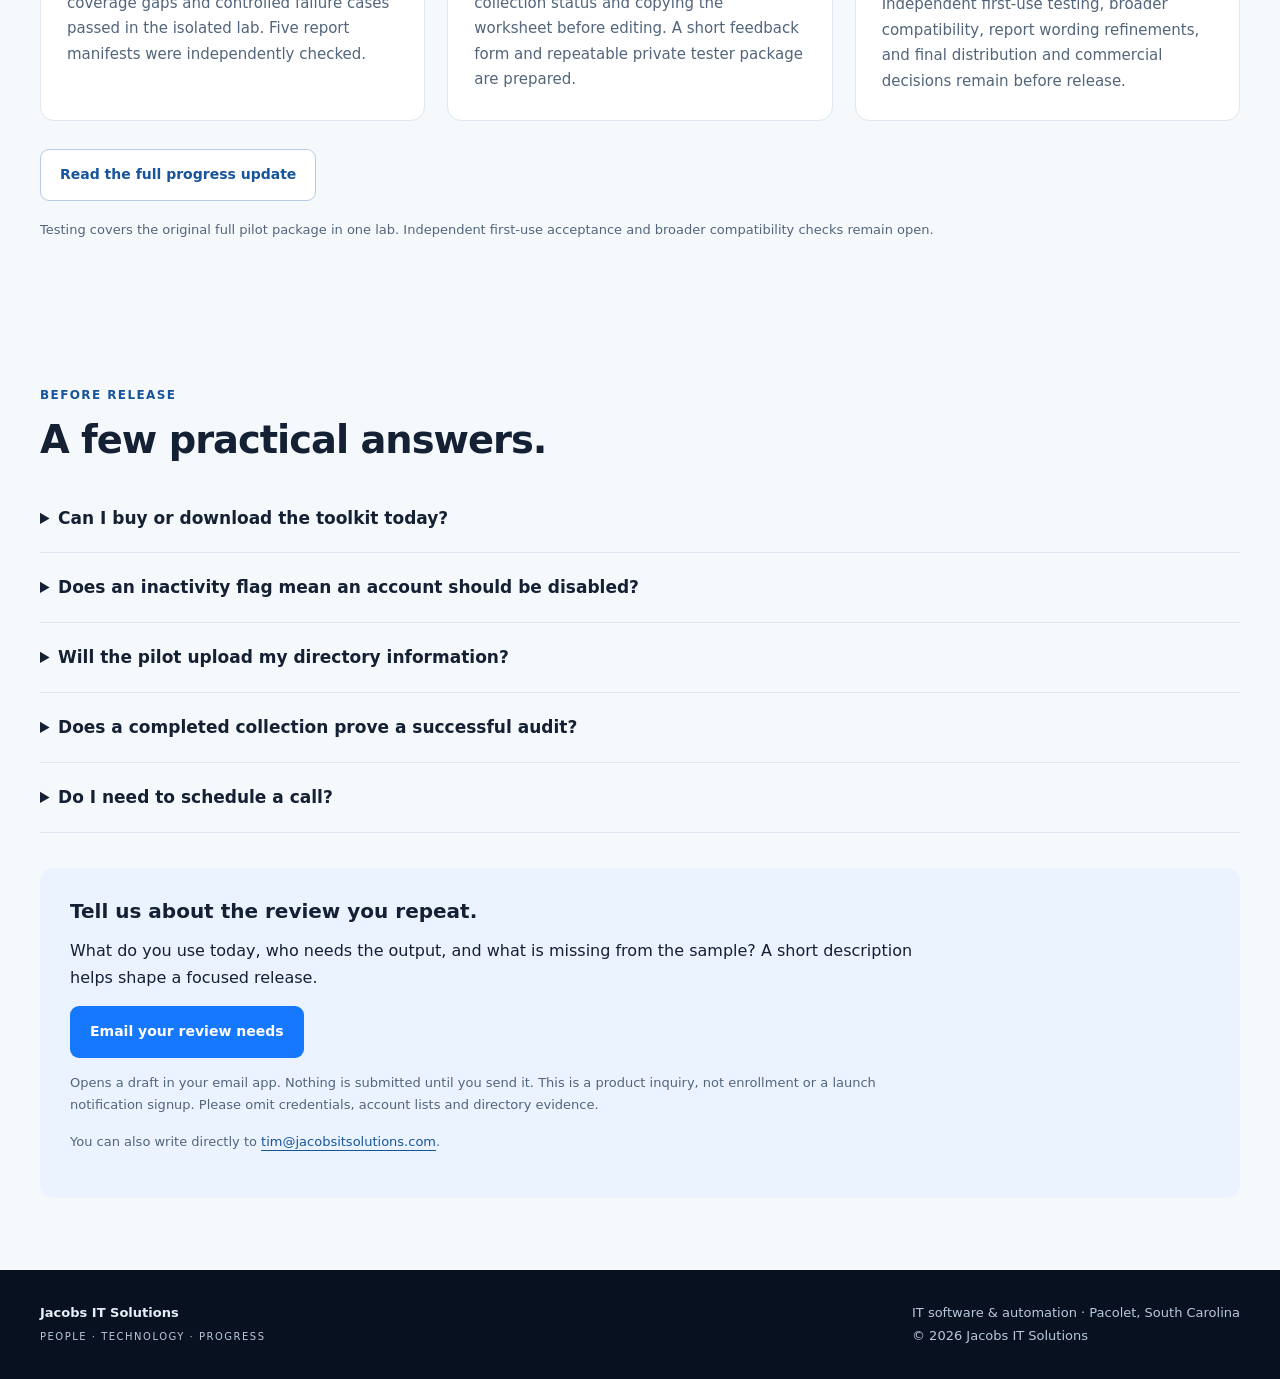
<file: ad-access-review/index.html>
<!doctype html>
<html lang="en"><head><meta charset="utf-8"><meta name="viewport" content="width=device-width,initial-scale=1">
<title>AD Account &amp; Group Review Toolkit | Jacobs IT Solutions</title>
<meta name="description" content="Explore AD Access Review: a local reporting package and reviewer worksheet for one Active Directory domain. Internal pilot with completed isolated AD lab testing; broader validation and public release are still pending.">
<meta name="theme-color" content="#07111f"><link rel="canonical" href="https://jacobsitsolutions.com/ad-access-review/">
<link rel="stylesheet" href="../launch.css"></head><body>
<a class="skip" href="#main">Skip to content</a>
<header><div class="wrap navigation"><a class="brand" href="../index.html" aria-label="Jacobs IT Solutions home"><img src="../animated-logo-1.gif" alt="Jacobs IT Solutions"></a><nav aria-label="Main navigation"><a href="../ad-account-review-guide/">Review guide</a><a class="optional" href="../development-progress/">Development progress</a><a href="../sample-report/report.html">View sample</a></nav></div></header>
<main id="main">
<section class="hero"><div class="wrap hero-grid"><div>
<div class="eyebrow">AD Access Review · v0.2.0 internal pilot</div>
<h1>Prepare your next<br>AD account review.<br><span class="highlight">Start with a clear package.</span></h1>
<p class="intro">Bring account status, group relationships and review indicators into one dated report. Use the included worksheet to record the human decisions that follow.</p>
<div class="actions"><a class="button" href="../sample-report/report.html">Explore the sample report</a><a class="button secondary" href="#fit">See if it fits your review</a></div>
<p class="fine">The sample uses fictional accounts. The toolkit is not yet available for public download or purchase.</p>
</div><aside class="preview" aria-label="Fictional sample output">
<div class="demo-label">Inside the sample · synthetic data</div><h2>A snapshot you can inspect.</h2><p>demo.example · Eight fictional AD accounts</p>
<div class="stats"><div><strong>8</strong><span>Collected users</span></div><div><strong>2</strong><span>Users linked to selected privileged groups</span></div><div><strong>3</strong><span>Inactivity-review candidates</span></div></div>
<div class="sample-path"><strong>One observed membership path</strong><span>Alex Rivera → Tier Zero Operators → Domain Admins</span></div>
<p class="sample-bottom">Reporting is a starting point. An indicator or group relationship still needs an owner's context and a recorded review decision.</p>
</aside></div></section>
<div class="status-band"><div class="wrap"><strong>Current stage:</strong> original full pilot package tested in an isolated AD lab · 90 automated checks pass per PowerShell engine · independent feedback and release preparation next.</div></div>
<section class="content"><div class="wrap"><div class="label">Implemented in the internal pilot</div><h2>From directory data to review work.</h2><p class="lede">A focused package for reviewing user accounts and collected group relationships in one on-premises AD domain.</p>
<div class="feature-grid"><article class="feature"><div class="number">01 / UNDERSTAND</div><h3>Inspect the account context.</h3><p>Review account status, configurable inactivity indicators, and direct, primary and nested group relationships. Selected privileged-group paths are visible.</p></article><article class="feature"><div class="number">02 / RECORD</div><h3>Keep the review together.</h3><p>A dated HTML summary, eight CSV exports, structured JSON and a reviewer worksheet give the review a consistent starting format.</p></article><article class="feature"><div class="number">03 / CHECK</div><h3>See failures and file changes.</h3><p>Guided setup and local checks help explain prerequisites. Collection gaps remain visible, and file hashes help detect changes against the preserved manifest.</p></article></div></div></section>
<section class="content soft"><div class="wrap workflow"><div><div class="label">The intended workflow</div><h2>Collect. Review.<br>Record the decision.</h2><p class="lede">Work locally in an environment you administer. The pilot writes report files and performs directory reads; it does not modify AD accounts.</p><a href="../ad-account-review-guide/">Read the account-review guide →</a><div class="callout"><strong>The worksheet supports the review.</strong><p>Owners, approvals and any directory changes remain part of your own process. The toolkit does not route approvals or revoke access.</p></div></div><ol>
<li><h3>Check the scope.</h3><p>Confirm the domain, read permissions, required module, output location and the review's purpose before collection.</p></li>
<li><h3>Inspect the report.</h3><p>Check coverage and collection issues before relying on account indicators or selected group relationships.</p></li>
<li><h3>Record a human decision.</h3><p>Verify the original evidence first, then make a separate worksheet copy outside the evidence folder before editing. Record an owner, reviewer, decision, reason, date and ticket reference.</p></li>
<li><h3>Keep the supporting records.</h3><p>Preserve the original output and retain approvals and evidence of any separately authorized changes.</p></li>
</ol></div></section>
<section class="content" id="fit"><div class="wrap"><div class="label">Know the scope</div><h2>Is this the review you need?</h2><div class="scope"><div class="scope-box"><h3>A potential fit</h3><ul><li>You administer one on-premises AD domain.</li><li>You regularly prepare user-account and group reviews.</li><li>You want local reports and a worksheet for human review.</li><li>You can use an approved PowerShell tool with documented prerequisites.</li></ul></div><div class="scope-box"><h3>Outside this pilot</h3><ul><li>Entra ID, Microsoft 365 and other applications.</li><li>All effective permissions or administrative access paths.</li><li>Automated approval routing or access removal.</li><li>Computer accounts, managed service accounts and multi-domain consolidation.</li></ul></div></div><div class="callout"><strong>Live AD lab testing has passed.</strong><p>The original full pilot package ran in one isolated Windows Server 2025 AD lab with Windows PowerShell 5.1 and an ordinary, non-administrator reader: 20 package/failure checks passed and 50 directory comparisons were repeated successfully. Broader compatibility and three historical-login-timestamp cases remain open. Live collection targets Windows PowerShell 5.1 with Microsoft's ActiveDirectory module. <a href="../development-progress/">See the completed validation and remaining release work →</a></p></div></div></section>
<section class="content soft" id="progress"><div class="wrap"><div class="label">Latest development update · October 18, 2026</div><h2>A tested pilot package.<br>A clearer path to release.</h2><div class="feature-grid"><article class="feature"><div class="number">COMPLETED / LAB</div><h3>Ordinary-reader validation</h3><p>Live AD collection, safe output, expected coverage gaps and controlled failure cases passed in the isolated lab. Five report manifests were independently checked.</p></article><article class="feature"><div class="number">PREPARED / HANDOFF</div><h3>A guided first session</h3><p>Updated quick-start instructions explain collection status and copying the worksheet before editing. A short feedback form and repeatable private tester package are prepared.</p></article><article class="feature"><div class="number">NEXT / VALIDATION</div><h3>Feedback and wider coverage</h3><p>Independent first-use testing, broader compatibility, report wording refinements, and final distribution and commercial decisions remain before release.</p></article></div><div class="actions"><a class="button outline" href="../development-progress/">Read the full progress update</a></div><p class="small">Testing covers the original full pilot package in one lab. Independent first-use acceptance and broader compatibility checks remain open.</p></div></section>
<section class="content soft" id="questions"><div class="wrap"><div class="label">Before release</div><h2>A few practical answers.</h2>
<details><summary>Can I buy or download the toolkit today?</summary><p>No. AD Access Review is an internal pilot. You can inspect the synthetic sample and use the free review-preparation guide and blank templates. A toolkit download, price and purchase link will follow the remaining validation and release preparation. Updated first-session guidance and tester feedback materials are prepared; independent first-use acceptance is still ahead.</p></details>
<details><summary>Does an inactivity flag mean an account should be disabled?</summary><p>No. Replicated logon timestamps can be delayed or missing. Service accounts and emergency accounts need context. The indicators prompt a human review; they do not authorize removal.</p></details>
<details><summary>Will the pilot upload my directory information?</summary><p>The pilot writes local report files and implements no vendor-upload or telemetry workflow. Protect those files under your organization's access and retention rules.</p></details>
<details><summary>Does a completed collection prove a successful audit?</summary><p>No. Collection status describes the requested queries and modeled relationships within the stated scope. It does not establish security, compliance or completion of the human review. File hashes also do not authenticate an unsigned manifest.</p></details>
<details><summary>Do I need to schedule a call?</summary><p>No call is required to inspect the sample or ask a product question. Our direction is documented, self-service software with product questions by email.</p></details>
<div class="email-box"><h3>Tell us about the review you repeat.</h3><p>What do you use today, who needs the output, and what is missing from the sample? A short description helps shape a focused release.</p><a class="button" href="mailto:tim@jacobsitsolutions.com?subject=AD%20Access%20Review%20-%20product%20page%20feedback&amp;body=My%20current%20review%20method%3A%0AWho%20uses%20the%20output%3A%0AThe%20scope%20I%20need%3A%0AThe%20main%20gap%20in%20the%20sample%3A%0A">Email your review needs</a><p class="fine">Opens a draft in your email app. Nothing is submitted until you send it. This is a product inquiry, not enrollment or a launch notification signup. Please omit credentials, account lists and directory evidence.</p><p class="small">You can also write directly to <a href="mailto:tim@jacobsitsolutions.com">tim@jacobsitsolutions.com</a>.</p></div>
</div></section>
</main><footer><div class="wrap footer-content"><div><strong>Jacobs IT Solutions</strong><span class="footer-tag">PEOPLE · TECHNOLOGY · PROGRESS</span></div><div>IT software &amp; automation · Pacolet, South Carolina<br>© 2026 Jacobs IT Solutions</div></div></footer>
</body></html>
</file>
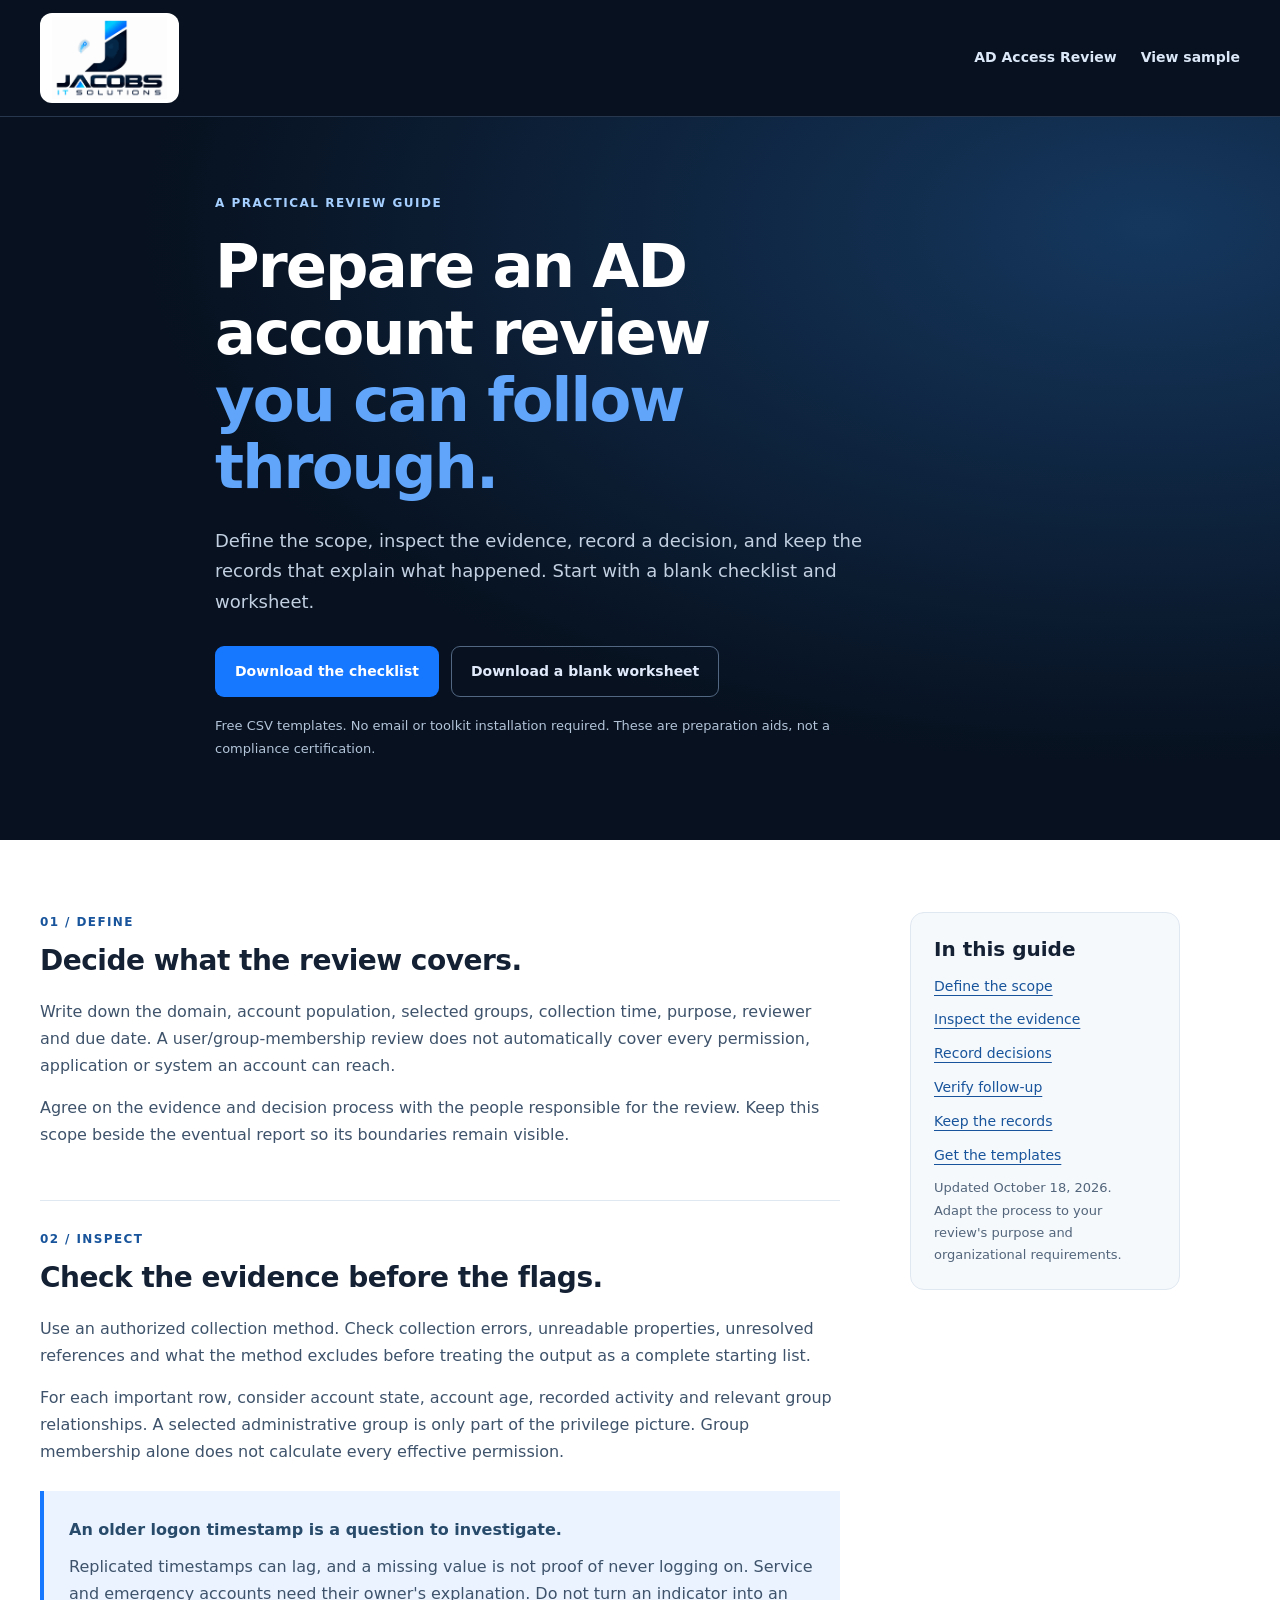
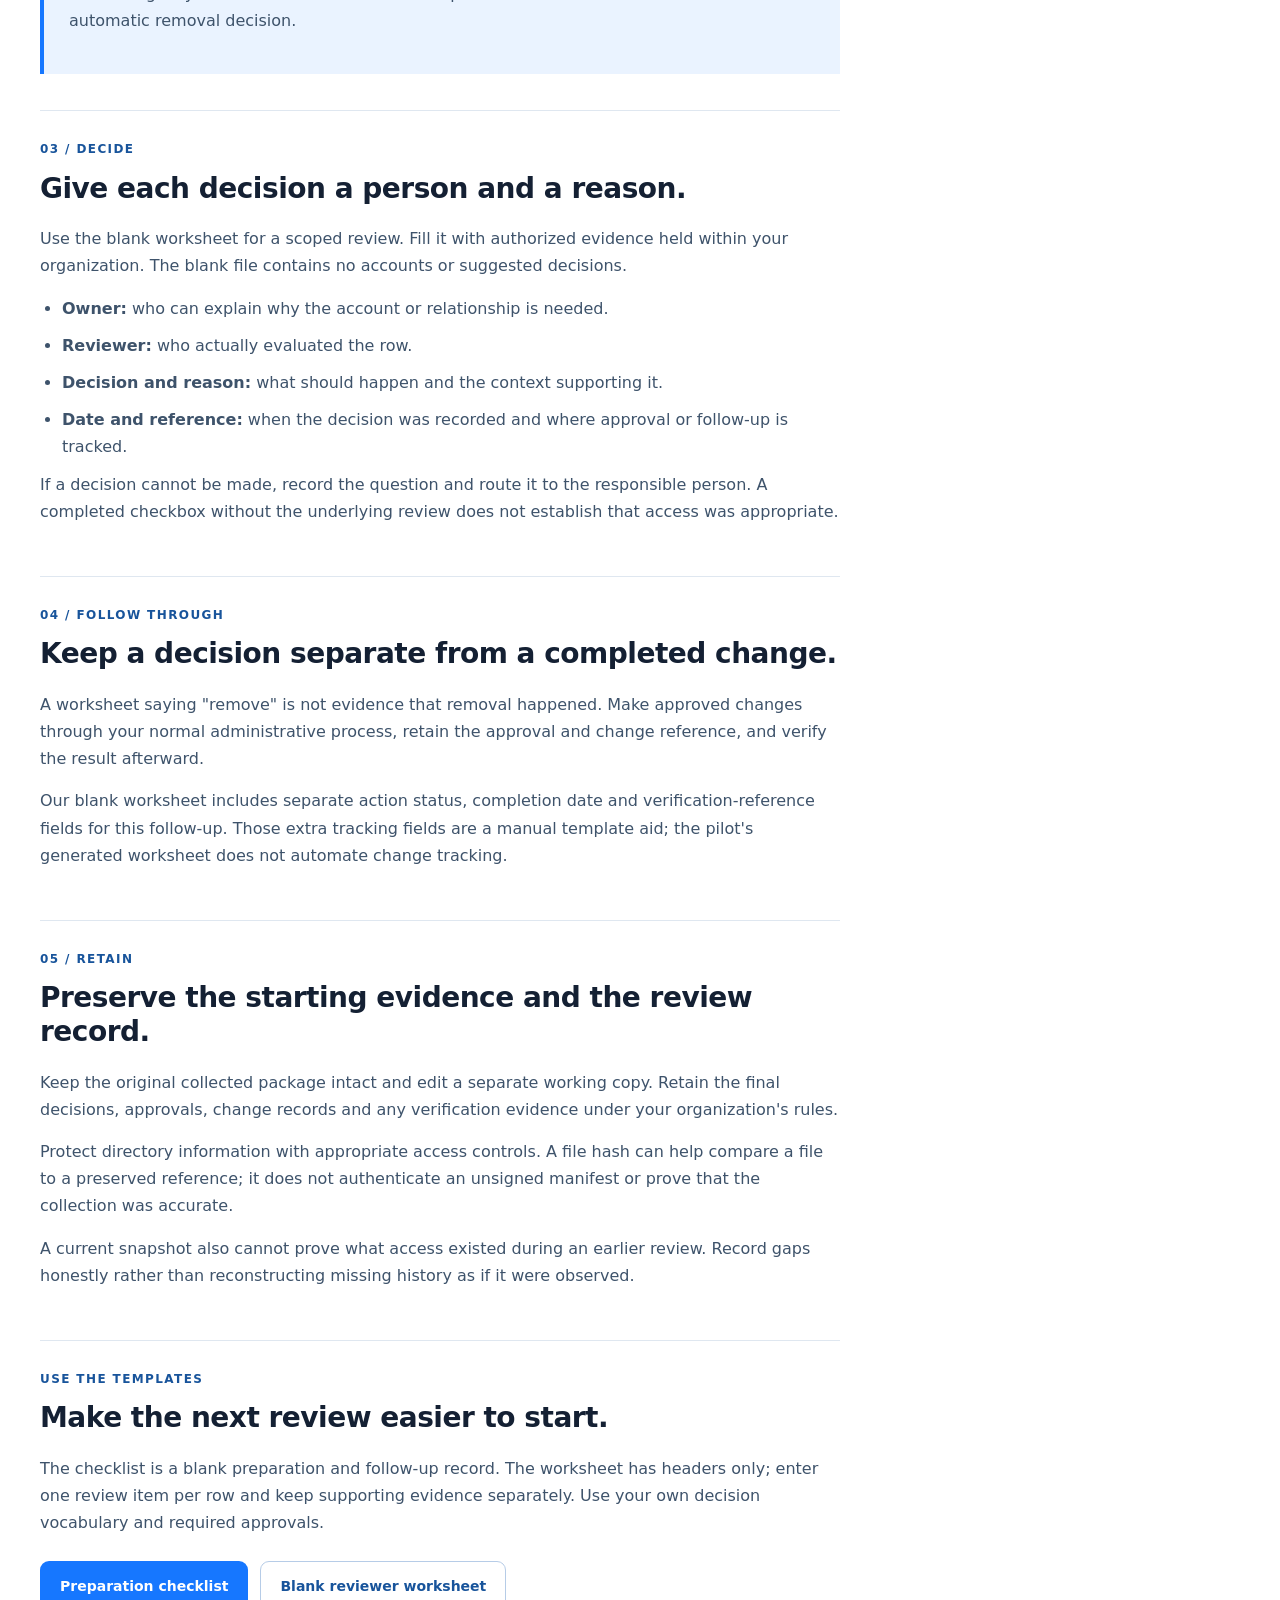
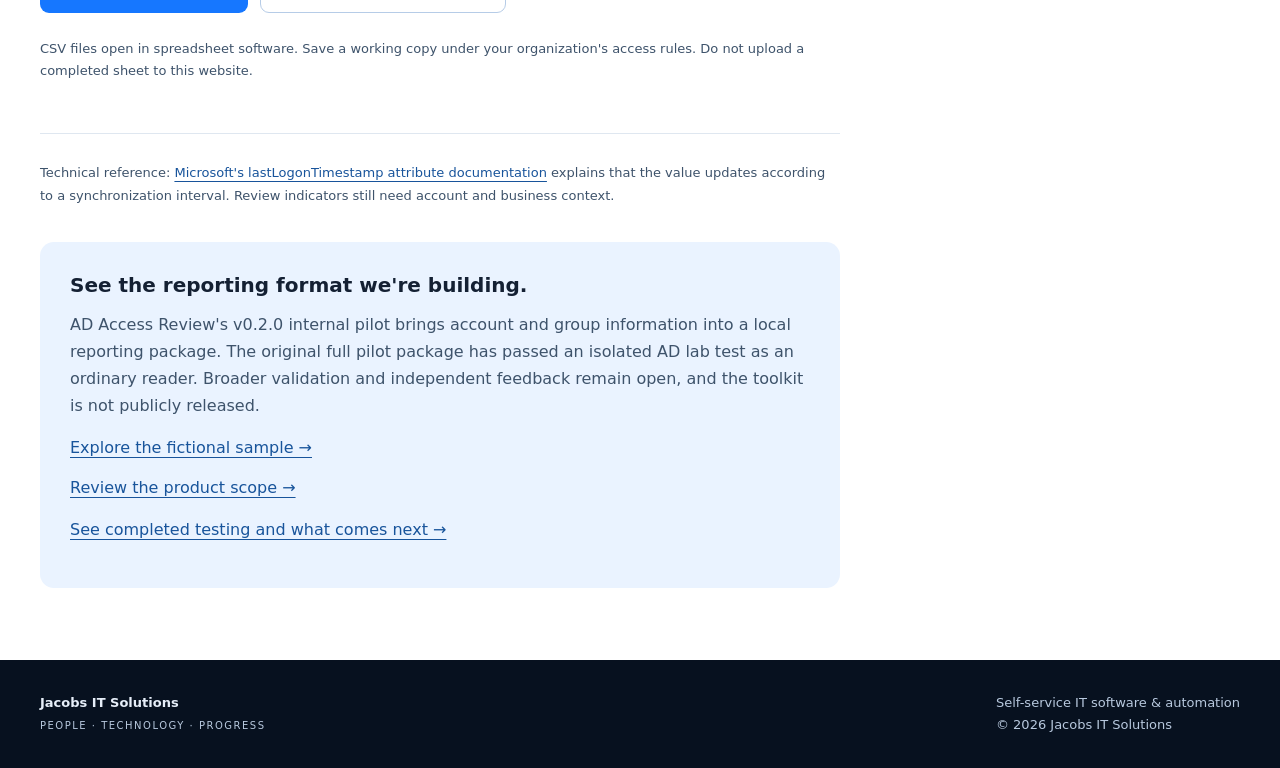
<file: ad-account-review-guide/index.html>
<!doctype html>
<html lang="en"><head><meta charset="utf-8"><meta name="viewport" content="width=device-width,initial-scale=1"><title>How to Prepare an AD Account Review | Jacobs IT Solutions</title><meta name="description" content="A practical guide to planning an Active Directory account and group review, with a free blank worksheet and preparation checklist."><meta name="theme-color" content="#07111f"><link rel="canonical" href="https://jacobsitsolutions.com/ad-account-review-guide/"><link rel="stylesheet" href="../launch.css"></head>
<body><a class="skip" href="#main">Skip to content</a><header><div class="wrap navigation"><a class="brand" href="../index.html" aria-label="Jacobs IT Solutions home"><img src="../animated-logo-1.gif" alt="Jacobs IT Solutions"></a><nav aria-label="Main navigation"><a href="../ad-access-review/">AD Access Review</a><a href="../sample-report/report.html">View sample</a></nav></div></header>
<main id="main"><section class="hero"><div class="wrap article-head"><div class="eyebrow">A practical review guide</div><h1>Prepare an AD account review<br><span class="highlight">you can follow through.</span></h1><p class="intro">Define the scope, inspect the evidence, record a decision, and keep the records that explain what happened. Start with a blank checklist and worksheet.</p><div class="actions"><a class="button" href="account-review-checklist.csv" download>Download the checklist</a><a class="button secondary" href="reviewer-worksheet-blank.csv" download>Download a blank worksheet</a></div><p class="fine">Free CSV templates. No email or toolkit installation required. These are preparation aids, not a compliance certification.</p></div></section>
<section class="content"><div class="wrap article-grid"><article class="article">
<section id="scope"><div class="label">01 / Define</div><h2>Decide what the review covers.</h2><p>Write down the domain, account population, selected groups, collection time, purpose, reviewer and due date. A user/group-membership review does not automatically cover every permission, application or system an account can reach.</p><p>Agree on the evidence and decision process with the people responsible for the review. Keep this scope beside the eventual report so its boundaries remain visible.</p></section>
<section id="evidence"><div class="label">02 / Inspect</div><h2>Check the evidence before the flags.</h2><p>Use an authorized collection method. Check collection errors, unreadable properties, unresolved references and what the method excludes before treating the output as a complete starting list.</p><p>For each important row, consider account state, account age, recorded activity and relevant group relationships. A selected administrative group is only part of the privilege picture. Group membership alone does not calculate every effective permission.</p><div class="callout"><strong>An older logon timestamp is a question to investigate.</strong><p>Replicated timestamps can lag, and a missing value is not proof of never logging on. Service and emergency accounts need their owner's explanation. Do not turn an indicator into an automatic removal decision.</p></div></section>
<section id="decisions"><div class="label">03 / Decide</div><h2>Give each decision a person and a reason.</h2><p>Use the blank worksheet for a scoped review. Fill it with authorized evidence held within your organization. The blank file contains no accounts or suggested decisions.</p><ul><li><strong>Owner:</strong> who can explain why the account or relationship is needed.</li><li><strong>Reviewer:</strong> who actually evaluated the row.</li><li><strong>Decision and reason:</strong> what should happen and the context supporting it.</li><li><strong>Date and reference:</strong> when the decision was recorded and where approval or follow-up is tracked.</li></ul><p>If a decision cannot be made, record the question and route it to the responsible person. A completed checkbox without the underlying review does not establish that access was appropriate.</p></section>
<section id="follow-through"><div class="label">04 / Follow through</div><h2>Keep a decision separate from a completed change.</h2><p>A worksheet saying "remove" is not evidence that removal happened. Make approved changes through your normal administrative process, retain the approval and change reference, and verify the result afterward.</p><p>Our blank worksheet includes separate action status, completion date and verification-reference fields for this follow-up. Those extra tracking fields are a manual template aid; the pilot's generated worksheet does not automate change tracking.</p></section>
<section id="retain"><div class="label">05 / Retain</div><h2>Preserve the starting evidence and the review record.</h2><p>Keep the original collected package intact and edit a separate working copy. Retain the final decisions, approvals, change records and any verification evidence under your organization's rules.</p><p>Protect directory information with appropriate access controls. A file hash can help compare a file to a preserved reference; it does not authenticate an unsigned manifest or prove that the collection was accurate.</p><p>A current snapshot also cannot prove what access existed during an earlier review. Record gaps honestly rather than reconstructing missing history as if it were observed.</p></section>
<section id="templates"><div class="label">Use the templates</div><h2>Make the next review easier to start.</h2><p>The checklist is a blank preparation and follow-up record. The worksheet has headers only; enter one review item per row and keep supporting evidence separately. Use your own decision vocabulary and required approvals.</p><div class="download-row"><a class="button" href="account-review-checklist.csv" download>Preparation checklist</a><a class="button outline" href="reviewer-worksheet-blank.csv" download>Blank reviewer worksheet</a></div><p class="small">CSV files open in spreadsheet software. Save a working copy under your organization's access rules. Do not upload a completed sheet to this website.</p></section>
<p class="small">Technical reference: <a href="https://learn.microsoft.com/en-us/windows/win32/adschema/a-lastlogontimestamp">Microsoft's lastLogonTimestamp attribute documentation</a> explains that the value updates according to a synchronization interval. Review indicators still need account and business context.</p>
<div class="email-box"><h3>See the reporting format we're building.</h3><p>AD Access Review's v0.2.0 internal pilot brings account and group information into a local reporting package. The original full pilot package has passed an isolated AD lab test as an ordinary reader. Broader validation and independent feedback remain open, and the toolkit is not publicly released.</p><a href="../sample-report/report.html">Explore the fictional sample →</a><p style="margin-top:12px"><a href="../ad-access-review/">Review the product scope →</a></p><p style="margin-top:12px"><a href="../development-progress/">See completed testing and what comes next →</a></p></div>
</article><aside class="article-aside" aria-label="Guide contents"><h3>In this guide</h3><ul><li><a href="#scope">Define the scope</a></li><li><a href="#evidence">Inspect the evidence</a></li><li><a href="#decisions">Record decisions</a></li><li><a href="#follow-through">Verify follow-up</a></li><li><a href="#retain">Keep the records</a></li><li><a href="#templates">Get the templates</a></li></ul><p class="small">Updated October 18, 2026.<br>Adapt the process to your review's purpose and organizational requirements.</p></aside></div></section>
</main><footer><div class="wrap footer-content"><div><strong>Jacobs IT Solutions</strong><span class="footer-tag">PEOPLE · TECHNOLOGY · PROGRESS</span></div><div>Self-service IT software &amp; automation<br>© 2026 Jacobs IT Solutions</div></div></footer></body></html>
</file>
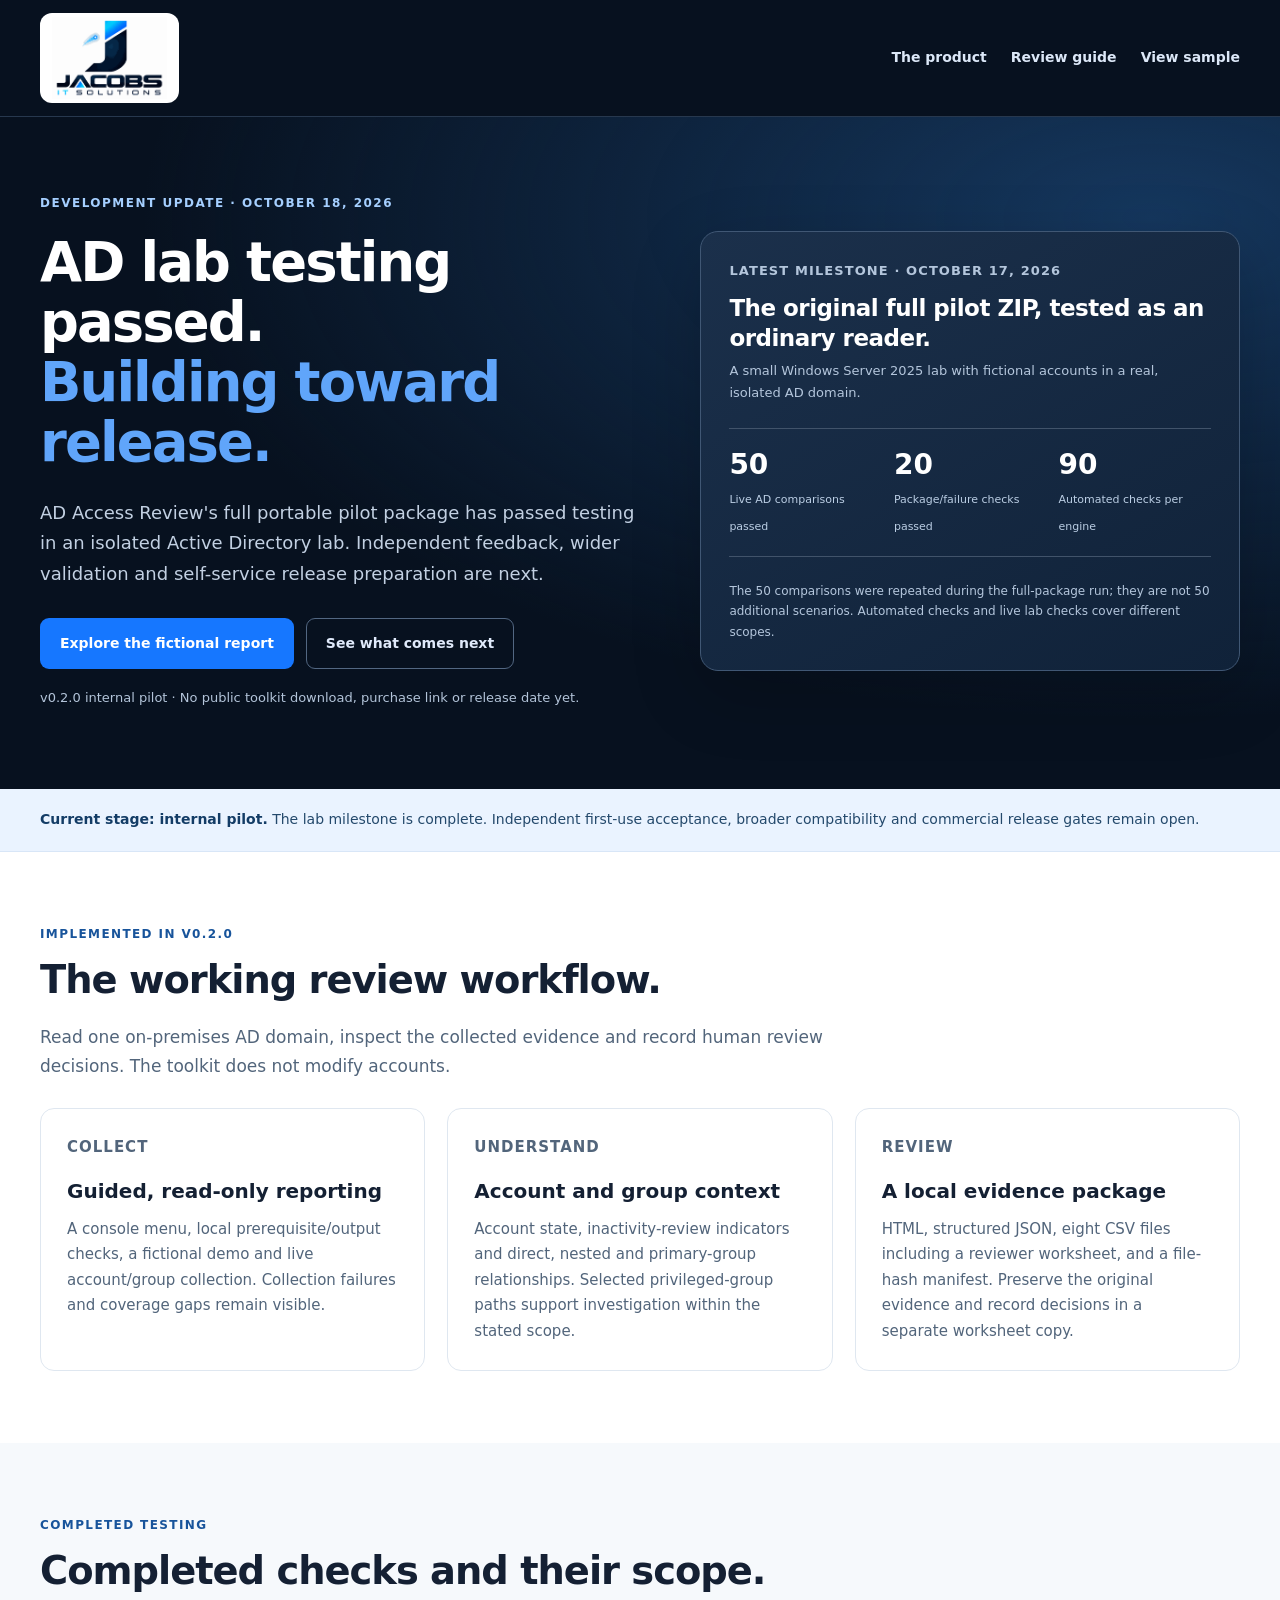
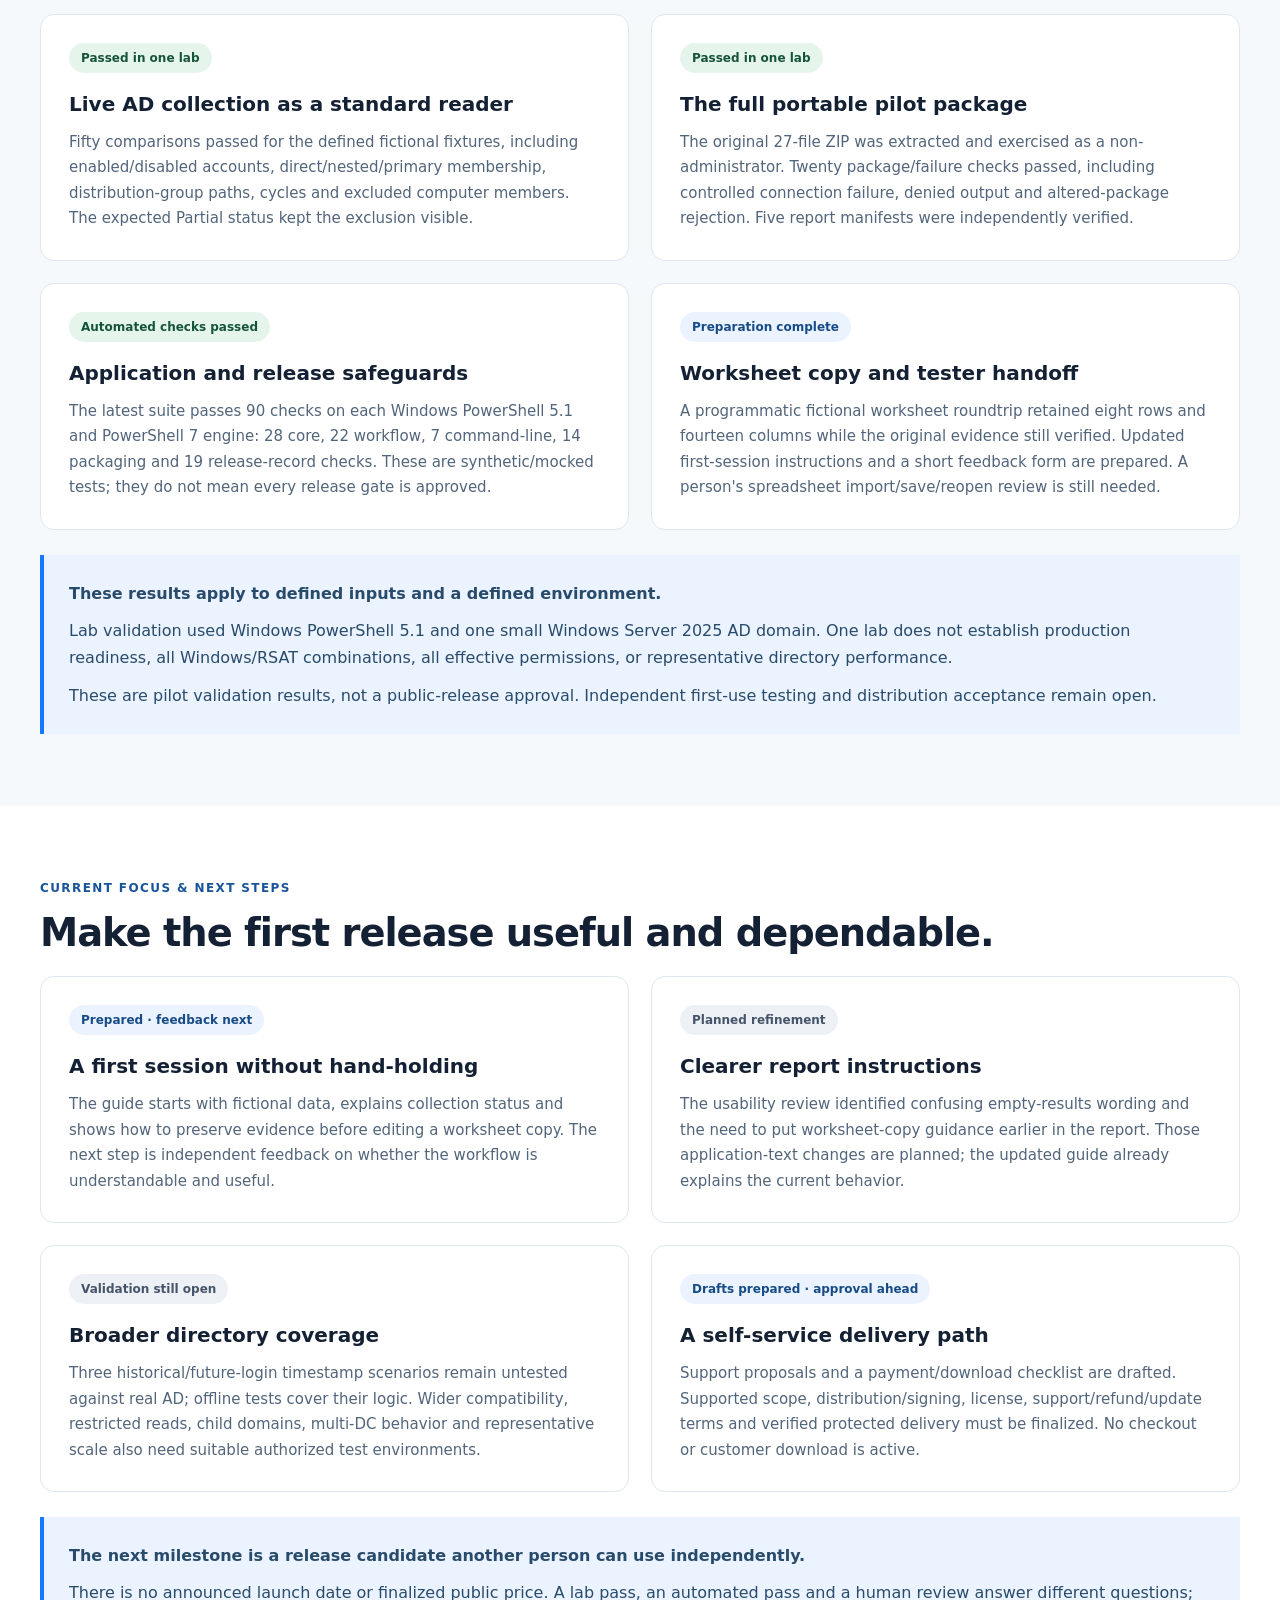
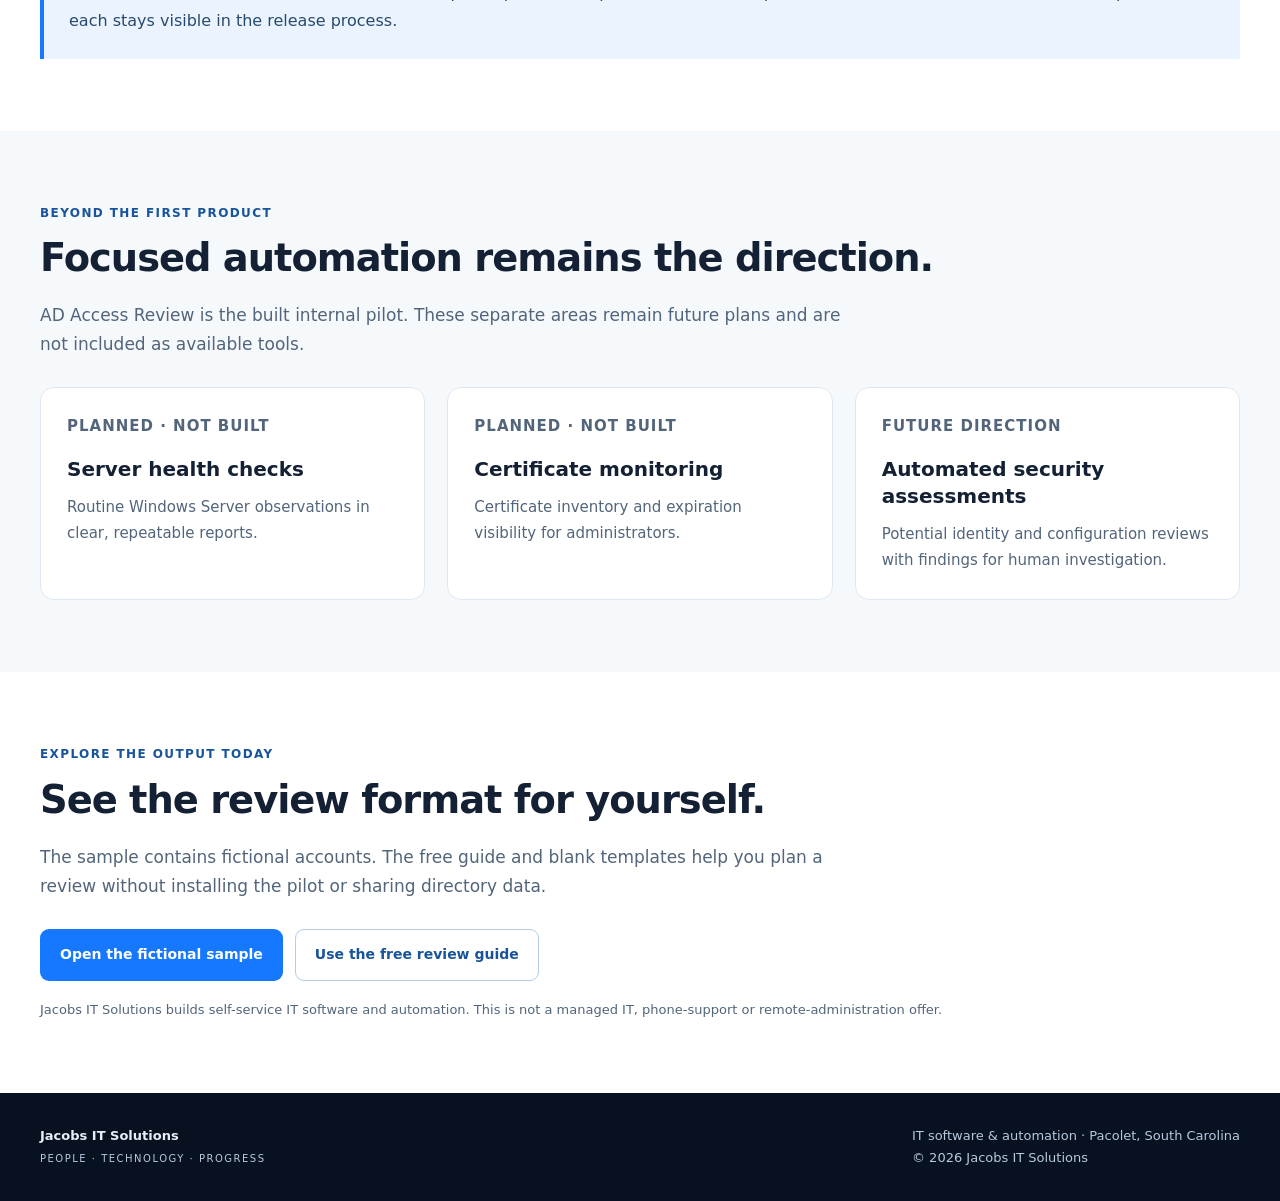
<file: development-progress/index.html>
<!doctype html>
<html lang="en"><head><meta charset="utf-8"><meta name="viewport" content="width=device-width,initial-scale=1">
<title>Development Progress | AD Access Review | Jacobs IT Solutions</title>
<meta name="description" content="AD Access Review development progress: isolated AD lab testing completed, first-session guidance prepared, and broader validation and self-service release work ahead.">
<meta name="theme-color" content="#07111f"><link rel="canonical" href="https://jacobsitsolutions.com/development-progress/"><link rel="stylesheet" href="../launch.css"><link rel="stylesheet" href="progress.css"></head>
<body class="progress-page"><a class="skip" href="#main">Skip to content</a>
<header><div class="wrap navigation"><a class="brand" href="../index.html" aria-label="Jacobs IT Solutions home"><img src="../animated-logo-1.gif" alt="Jacobs IT Solutions"></a><nav aria-label="Main navigation"><a href="../ad-access-review/">The product</a><a href="../ad-account-review-guide/">Review guide</a><a href="../sample-report/report.html">View sample</a></nav></div></header>
<main id="main">
<section class="hero"><div class="wrap hero-grid"><div><p class="eyebrow">Development update · October 18, 2026</p><h1>AD lab testing passed.<br><span class="highlight">Building toward release.</span></h1><p class="intro">AD Access Review's full portable pilot package has passed testing in an isolated Active Directory lab. Independent feedback, wider validation and self-service release preparation are next.</p><div class="actions"><a class="button" href="../sample-report/report.html">Explore the fictional report</a><a class="button secondary" href="#next">See what comes next</a></div><p class="fine">v0.2.0 internal pilot · No public toolkit download, purchase link or release date yet.</p></div>
<aside class="preview"><p class="demo-label">Latest milestone · October 17, 2026</p><h2>The original full pilot ZIP, tested as an ordinary reader.</h2><p>A small Windows Server 2025 lab with fictional accounts in a real, isolated AD domain.</p><div class="stats"><div><strong>50</strong><span>Live AD comparisons passed</span></div><div><strong>20</strong><span>Package/failure checks passed</span></div><div><strong>90</strong><span>Automated checks per engine</span></div></div><p class="sample-bottom">The 50 comparisons were repeated during the full-package run; they are not 50 additional scenarios. Automated checks and live lab checks cover different scopes.</p></aside></div></section>
<div class="status-band"><div class="wrap"><strong>Current stage: internal pilot.</strong> The lab milestone is complete. Independent first-use acceptance, broader compatibility and commercial release gates remain open.</div></div>
<section class="content" id="completed"><div class="wrap"><p class="label">Implemented in v0.2.0</p><h2>The working review workflow.</h2><p class="lede">Read one on-premises AD domain, inspect the collected evidence and record human review decisions. The toolkit does not modify accounts.</p><div class="feature-grid">
<article class="feature"><p class="number">COLLECT</p><h3>Guided, read-only reporting</h3><p>A console menu, local prerequisite/output checks, a fictional demo and live account/group collection. Collection failures and coverage gaps remain visible.</p></article>
<article class="feature"><p class="number">UNDERSTAND</p><h3>Account and group context</h3><p>Account state, inactivity-review indicators and direct, nested and primary-group relationships. Selected privileged-group paths support investigation within the stated scope.</p></article>
<article class="feature"><p class="number">REVIEW</p><h3>A local evidence package</h3><p>HTML, structured JSON, eight CSV files including a reviewer worksheet, and a file-hash manifest. Preserve the original evidence and record decisions in a separate worksheet copy.</p></article>
</div></div></section>
<section class="content soft" id="validation"><div class="wrap"><p class="label">Completed testing</p><h2>Completed checks and their scope.</h2><div class="milestone-grid">
<article class="milestone"><span class="badge done">Passed in one lab</span><h3>Live AD collection as a standard reader</h3><p>Fifty comparisons passed for the defined fictional fixtures, including enabled/disabled accounts, direct/nested/primary membership, distribution-group paths, cycles and excluded computer members. The expected Partial status kept the exclusion visible.</p></article>
<article class="milestone"><span class="badge done">Passed in one lab</span><h3>The full portable pilot package</h3><p>The original 27-file ZIP was extracted and exercised as a non-administrator. Twenty package/failure checks passed, including controlled connection failure, denied output and altered-package rejection. Five report manifests were independently verified.</p></article>
<article class="milestone"><span class="badge done">Automated checks passed</span><h3>Application and release safeguards</h3><p>The latest suite passes 90 checks on each Windows PowerShell 5.1 and PowerShell 7 engine: 28 core, 22 workflow, 7 command-line, 14 packaging and 19 release-record checks. These are synthetic/mocked tests; they do not mean every release gate is approved.</p></article>
<article class="milestone"><span class="badge prepared">Preparation complete</span><h3>Worksheet copy and tester handoff</h3><p>A programmatic fictional worksheet roundtrip retained eight rows and fourteen columns while the original evidence still verified. Updated first-session instructions and a short feedback form are prepared. A person's spreadsheet import/save/reopen review is still needed.</p></article>
</div><div class="callout"><strong>These results apply to defined inputs and a defined environment.</strong><p>Lab validation used Windows PowerShell 5.1 and one small Windows Server 2025 AD domain. One lab does not establish production readiness, all Windows/RSAT combinations, all effective permissions, or representative directory performance.</p><p>These are pilot validation results, not a public-release approval. Independent first-use testing and distribution acceptance remain open.</p></div></div></section>
<section class="content" id="next"><div class="wrap"><p class="label">Current focus &amp; next steps</p><h2>Make the first release useful and dependable.</h2><div class="milestone-grid">
<article class="milestone"><span class="badge prepared">Prepared · feedback next</span><h3>A first session without hand-holding</h3><p>The guide starts with fictional data, explains collection status and shows how to preserve evidence before editing a worksheet copy. The next step is independent feedback on whether the workflow is understandable and useful.</p></article>
<article class="milestone"><span class="badge pending">Planned refinement</span><h3>Clearer report instructions</h3><p>The usability review identified confusing empty-results wording and the need to put worksheet-copy guidance earlier in the report. Those application-text changes are planned; the updated guide already explains the current behavior.</p></article>
<article class="milestone"><span class="badge pending">Validation still open</span><h3>Broader directory coverage</h3><p>Three historical/future-login timestamp scenarios remain untested against real AD; offline tests cover their logic. Wider compatibility, restricted reads, child domains, multi-DC behavior and representative scale also need suitable authorized test environments.</p></article>
<article class="milestone"><span class="badge prepared">Drafts prepared · approval ahead</span><h3>A self-service delivery path</h3><p>Support proposals and a payment/download checklist are drafted. Supported scope, distribution/signing, license, support/refund/update terms and verified protected delivery must be finalized. No checkout or customer download is active.</p></article>
</div><div class="callout"><strong>The next milestone is a release candidate another person can use independently.</strong><p>There is no announced launch date or finalized public price. A lab pass, an automated pass and a human review answer different questions; each stays visible in the release process.</p></div></div></section>
<section class="content soft" id="roadmap"><div class="wrap"><p class="label">Beyond the first product</p><h2>Focused automation remains the direction.</h2><p class="lede">AD Access Review is the built internal pilot. These separate areas remain future plans and are not included as available tools.</p><div class="feature-grid">
<article class="feature"><p class="number">PLANNED · NOT BUILT</p><h3>Server health checks</h3><p>Routine Windows Server observations in clear, repeatable reports.</p></article>
<article class="feature"><p class="number">PLANNED · NOT BUILT</p><h3>Certificate monitoring</h3><p>Certificate inventory and expiration visibility for administrators.</p></article>
<article class="feature"><p class="number">FUTURE DIRECTION</p><h3>Automated security assessments</h3><p>Potential identity and configuration reviews with findings for human investigation.</p></article>
</div></div></section>
<section class="content"><div class="wrap"><p class="label">Explore the output today</p><h2>See the review format for yourself.</h2><p class="lede">The sample contains fictional accounts. The free guide and blank templates help you plan a review without installing the pilot or sharing directory data.</p><div class="actions"><a class="button" href="../sample-report/report.html">Open the fictional sample</a><a class="button outline" href="../ad-account-review-guide/">Use the free review guide</a></div><p class="small">Jacobs IT Solutions builds self-service IT software and automation. This is not a managed IT, phone-support or remote-administration offer.</p></div></section>
</main><footer><div class="wrap footer-content"><div><strong>Jacobs IT Solutions</strong><span class="footer-tag">PEOPLE · TECHNOLOGY · PROGRESS</span></div><div>IT software &amp; automation · Pacolet, South Carolina<br>© 2026 Jacobs IT Solutions</div></div></footer></body></html>
</file>
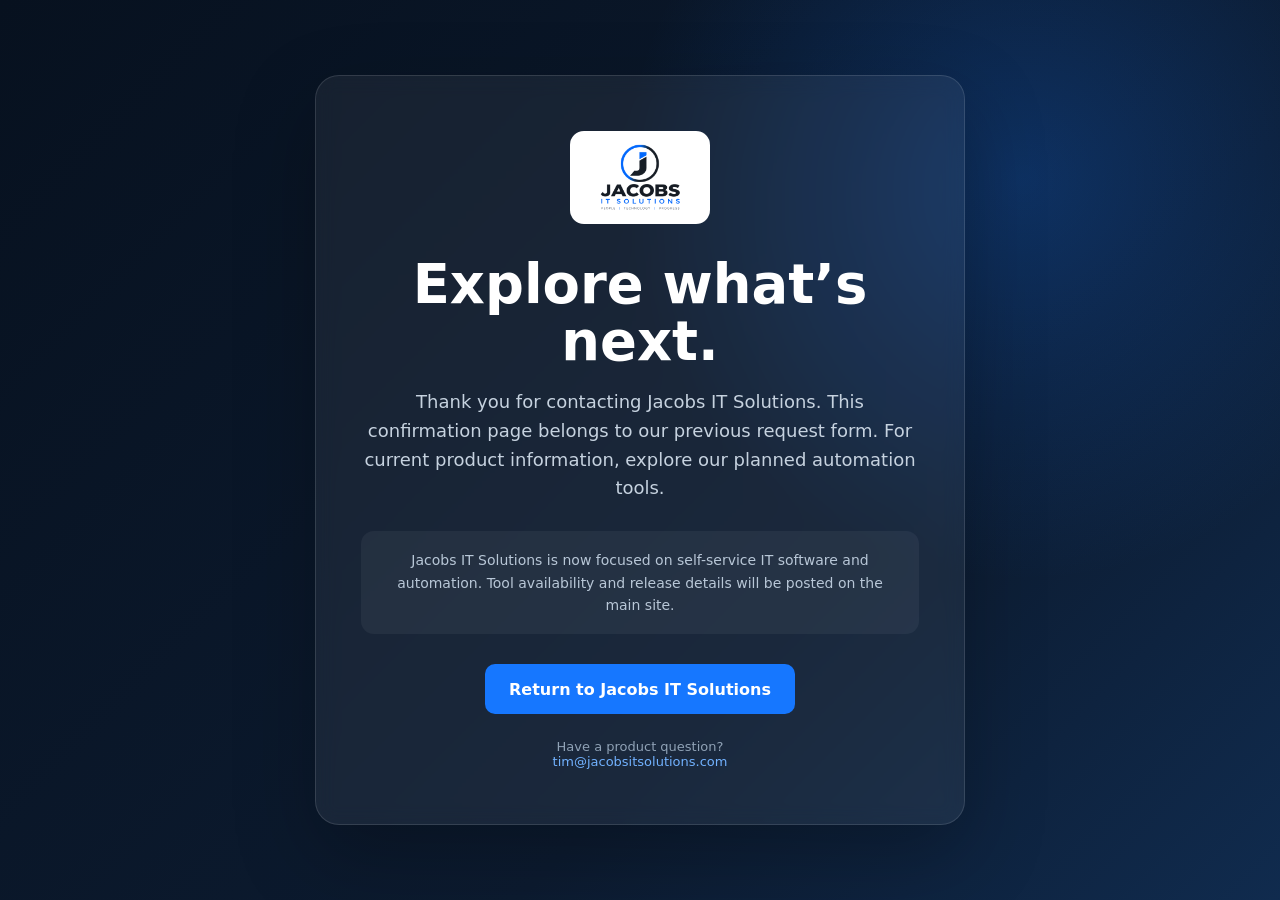
<file: thank-you.html>
<!DOCTYPE html>
<html lang="en">
<head>
  <meta charset="UTF-8">
  <meta name="viewport" content="width=device-width, initial-scale=1.0">

  <title>Product Information | Jacobs IT Solutions</title>

  <meta name="robots" content="noindex">
  <meta name="theme-color" content="#07111f">

  <style>
    * {
      box-sizing: border-box;
      margin: 0;
      padding: 0;
    }

    body {
      min-height: 100vh;
      display: flex;
      align-items: center;
      justify-content: center;
      padding: 30px;

      font-family:
        Inter,
        ui-sans-serif,
        system-ui,
        -apple-system,
        BlinkMacSystemFont,
        "Segoe UI",
        sans-serif;

      color: #ffffff;

      background:
        radial-gradient(
          circle at 80% 20%,
          rgba(22,119,255,.25),
          transparent 32%
        ),
        linear-gradient(
          135deg,
          #07111f,
          #0c1b30 65%,
          #102b4e
        );
    }

    .card {
      width: min(650px, 100%);
      padding: 55px 45px;

      background: rgba(255,255,255,.06);
      border: 1px solid rgba(255,255,255,.12);
      border-radius: 24px;

      text-align: center;

      box-shadow:
        0 30px 80px rgba(0,0,0,.25);

      backdrop-filter: blur(10px);
    }

    .logo-box {
      display: inline-flex;
      align-items: center;
      justify-content: center;

      background: #ffffff;
      border-radius: 14px;

      padding: 9px 14px;
      margin-bottom: 32px;
    }

    .logo-box img {
      height: 75px;
      width: auto;
      display: block;
    }

    .check {
      width: 74px;
      height: 74px;

      display: flex;
      align-items: center;
      justify-content: center;

      margin: 0 auto 25px;

      border-radius: 50%;

      background: rgba(16,185,129,.15);
      border: 2px solid #10b981;

      color: #34d399;
      font-size: 36px;
      font-weight: 900;
    }

    h1 {
      font-size: clamp(2.2rem, 6vw, 3.4rem);
      line-height: 1.05;
      margin-bottom: 18px;
    }

    .lead {
      color: #c6d2df;
      font-size: 18px;
      line-height: 1.6;
      margin-bottom: 28px;
    }

    .next {
      padding: 18px 20px;
      margin-bottom: 30px;

      background: rgba(255,255,255,.05);
      border-radius: 13px;

      color: #b8c7d7;
      font-size: 14px;
      line-height: 1.6;
    }

    .button {
      display: inline-flex;
      align-items: center;
      justify-content: center;

      min-height: 50px;
      padding: 0 24px;

      border-radius: 10px;

      background: #1677ff;
      color: white;

      text-decoration: none;
      font-weight: 800;

      transition: .2s ease;
    }

    .button:hover {
      background: #0869e9;
      transform: translateY(-2px);
    }

    .email {
      margin-top: 25px;
      color: #90a2b6;
      font-size: 13px;
    }

    .email a {
      color: #72b2ff;
      text-decoration: none;
    }
  </style>
</head>

<body>

  <main class="card">

    <div class="logo-box">
      <img
        src="logo.png"
        alt="Jacobs IT Solutions"
      >
    </div>



    <h1>Explore what’s next.</h1>

    <p class="lead">
      Thank you for contacting Jacobs IT Solutions.
      This confirmation page belongs to our previous request form. For current product information, explore our planned automation tools.
    </p>

    <div class="next">
      Jacobs IT Solutions is now focused on self-service IT software and automation. Tool availability and release details will be posted on the main site.
    </div>

    <a
      class="button"
      href="index.html"
    >
      Return to Jacobs IT Solutions
    </a>

    <div class="email">
      Have a product question?<br>
      <a href="mailto:tim@jacobsitsolutions.com">
        tim@jacobsitsolutions.com
      </a>
    </div>

  </main>

</body>
</html>
</file>
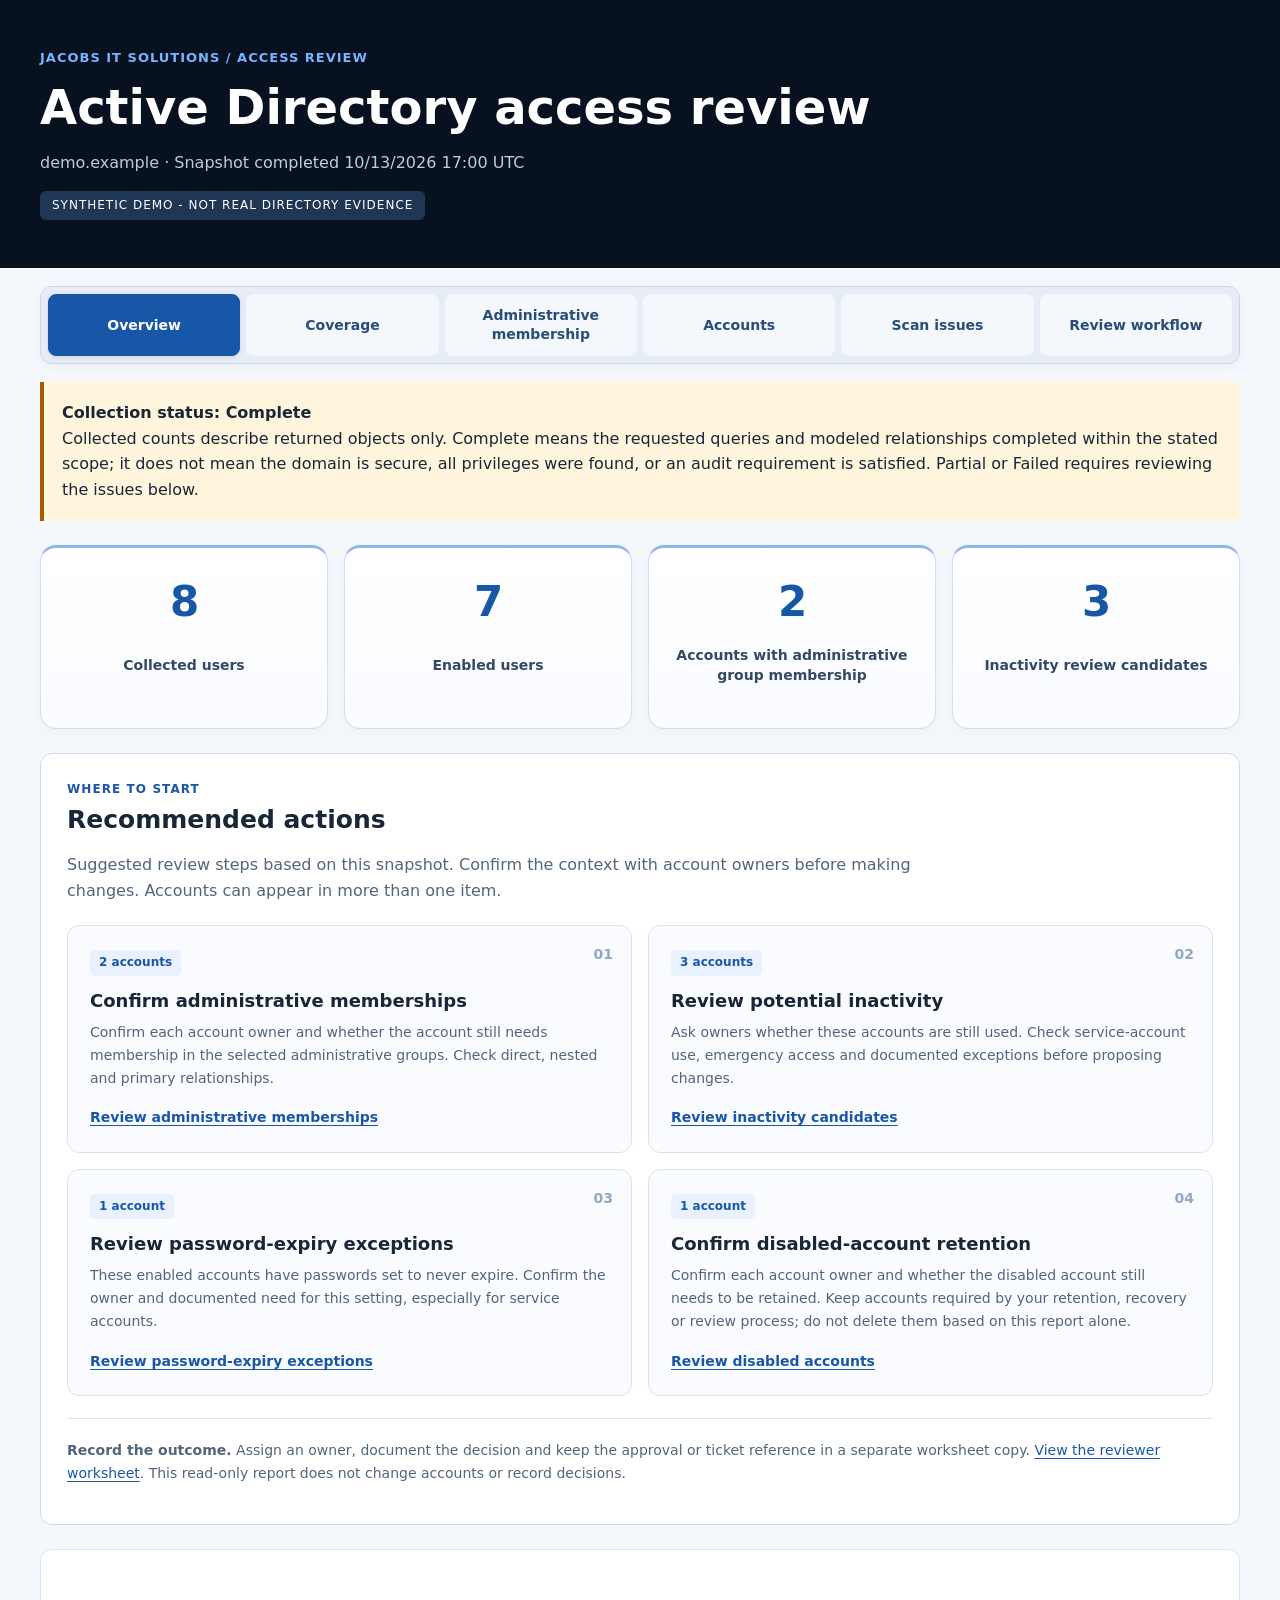
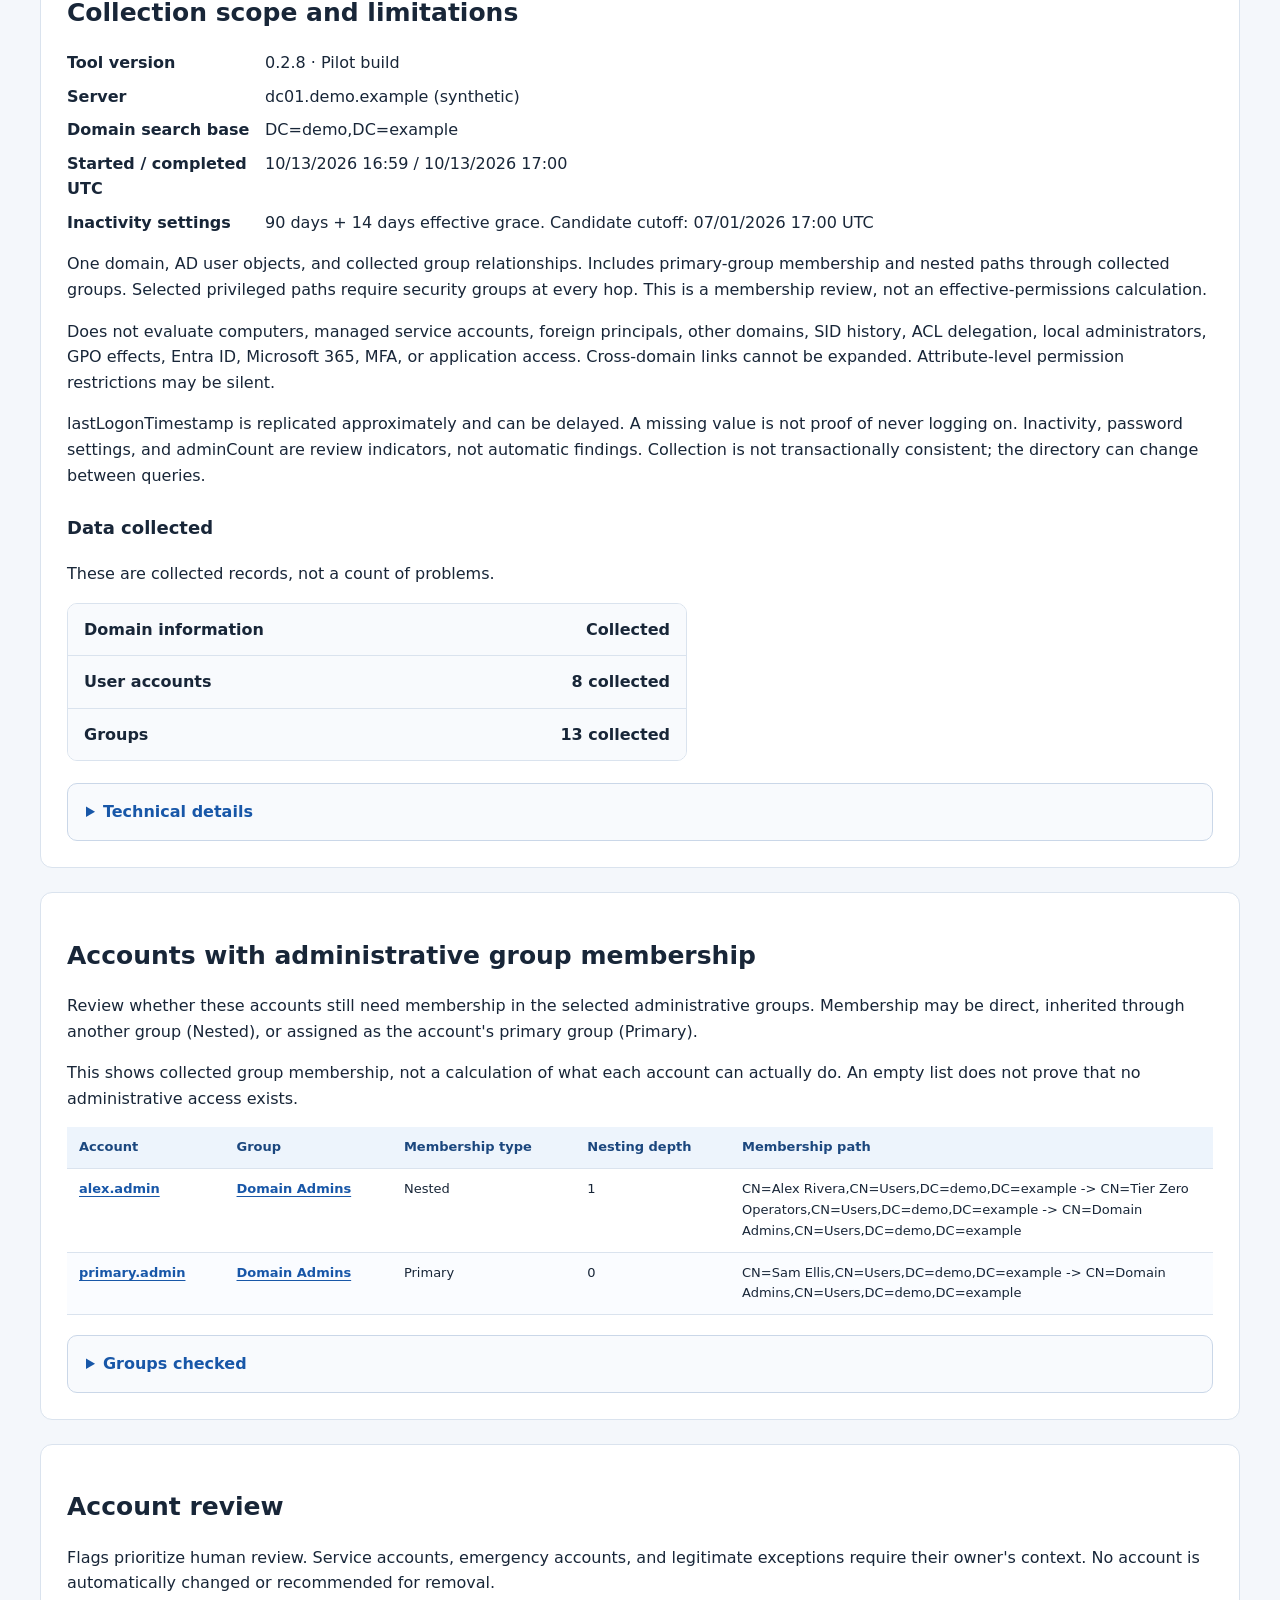
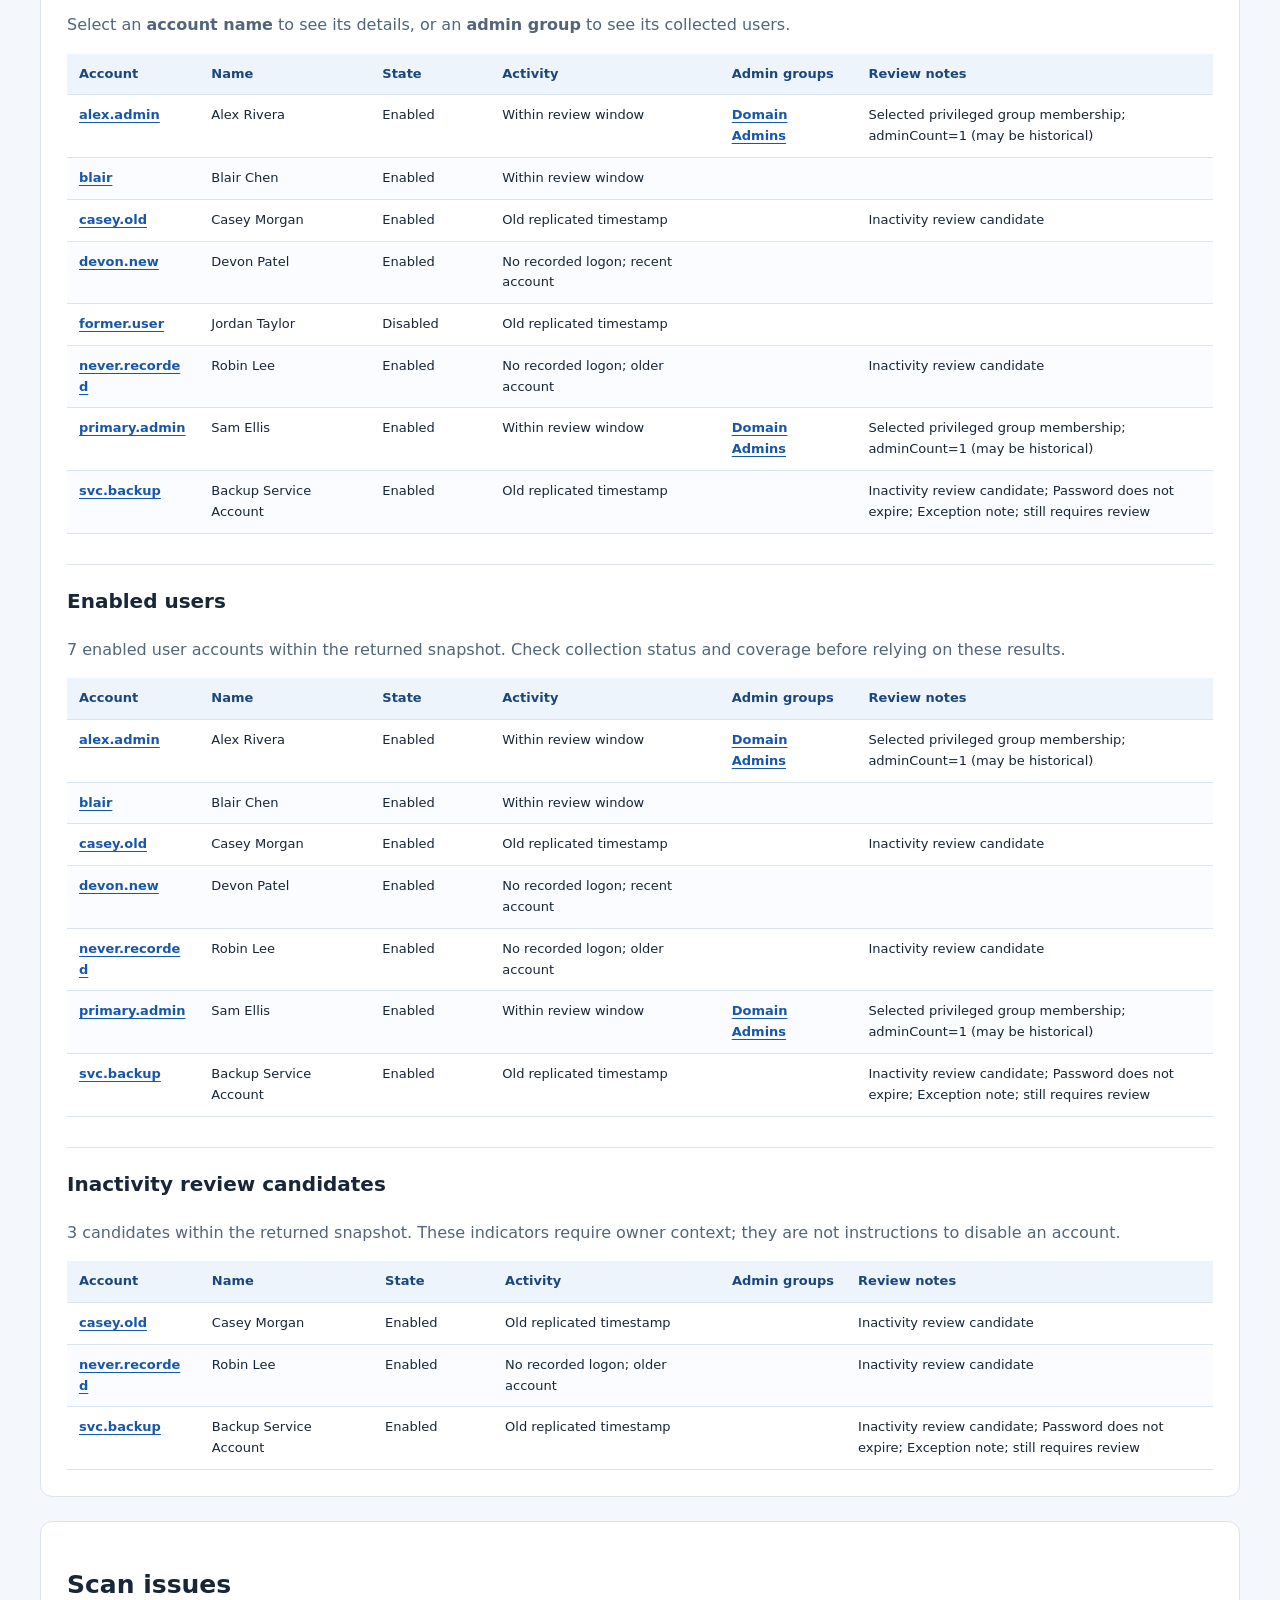
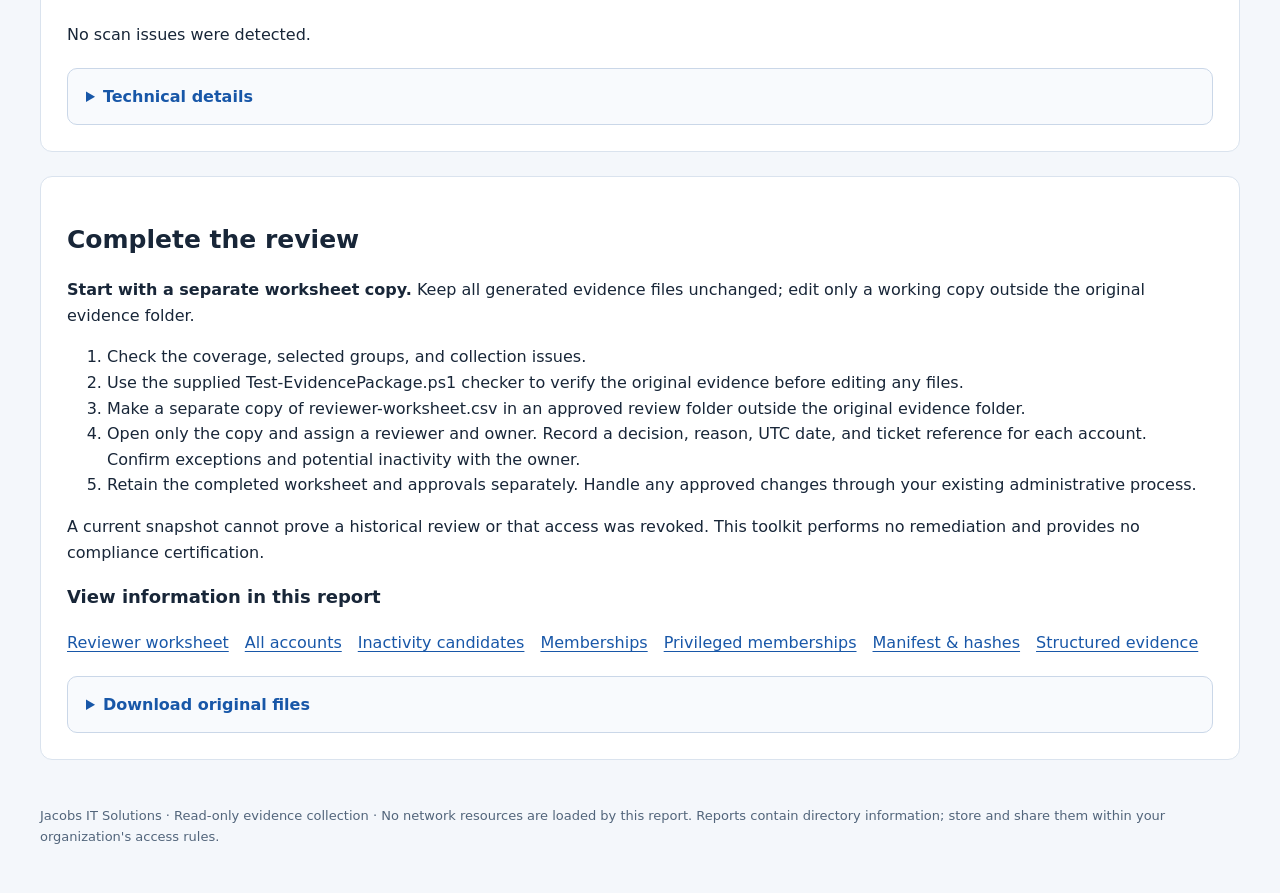
<file: sample-report/report.html>
<!doctype html><html lang="en"><head><meta charset="utf-8"><meta name="viewport" content="width=device-width,initial-scale=1"><meta http-equiv="Content-Security-Policy" content="default-src 'none'; style-src 'unsafe-inline'; img-src data:; base-uri 'none'; form-action 'none'"><title>AD Access Review | demo.example</title>
<style>
:root{color-scheme:light}*{box-sizing:border-box}body{margin:0;background:#f4f7fb;color:#182638;font:16px/1.6 system-ui,'Segoe UI',sans-serif}header{background:#07111f;color:white;padding:48px 0}main,.wrap{width:min(1200px,calc(100% - 40px));margin:auto}header p{color:#bdcde0}h1{font-size:clamp(30px,5vw,48px);line-height:1.1;margin:12px 0}h2{font-size:25px;line-height:1.3}h3{font-size:18px}.brand{font-weight:800;color:#78b5ff;letter-spacing:1px;font-size:13px}.mode{display:inline-block;background:#203655;padding:5px 12px;border-radius:6px;font-size:12px;letter-spacing:1px}section{background:white;border:1px solid #dae3ee;padding:26px;border-radius:12px;margin:24px 0}.notice{background:#fff4dc;border-left:4px solid #a65b00;padding:18px}.stats{display:grid;grid-template-columns:repeat(4,1fr);gap:15px;margin-top:24px}.stat{background:white;border:1px solid #dae3ee;padding:20px;border-radius:12px}.stat strong{display:block;font-size:32px;color:#1857a8}.table-wrap{overflow:auto}table{border-collapse:collapse;width:100%;font-size:13px}th,td{text-align:left;padding:10px 12px;border-bottom:1px solid #dae3ee;vertical-align:top;overflow-wrap:anywhere;min-width:120px;max-width:400px}th{background:#edf4fc;color:#1b477e}tr:nth-child(even){background:#fafcff}a{color:#1857a8;text-underline-offset:3px}nav{display:flex;gap:18px;flex-wrap:wrap;padding:20px 0}a:focus-visible{outline:3px solid #1857a8;outline-offset:3px}.files{display:flex;gap:16px;flex-wrap:wrap}footer{padding:22px 0 45px;color:#52657b;font-size:13px}dl{display:grid;grid-template-columns:190px 1fr;gap:8px}dt{font-weight:700}dd{margin:0;overflow-wrap:anywhere}@media(max-width:650px){.stats{grid-template-columns:repeat(2,1fr)}section{padding:18px}dl{grid-template-columns:1fr}dd{margin-bottom:12px}}@media print{body{background:white}.wrap,main{width:100%}header{padding:20px 0;color:#182638;background:white}header p{color:#182638}.table-wrap{overflow:visible}table{font-size:9px}th,td{min-width:0;max-width:none;padding:5px}section{break-inside:auto;border:0;padding:10px 0}nav,.files{display:none}.stats{grid-template-columns:repeat(4,1fr)}.mode{color:#182638;background:#eee}}

/* Section links styled as tabs; all report sections remain visible and work without scripts. */
.report-nav{position:sticky;top:0;z-index:5;display:grid;grid-template-columns:repeat(6,minmax(0,1fr));gap:6px;padding:7px;margin:18px 0;background:#e7edf6;border:1px solid #cad7e8;border-radius:12px;box-shadow:0 3px 10px #07111f0a}
.report-nav a{display:flex;align-items:center;justify-content:center;text-align:center;padding:11px 10px;min-height:46px;border:1px solid transparent;border-radius:8px;text-decoration:none;font-size:14px;font-weight:650;line-height:1.35;color:#284d78;background:#f4f7fb}
.report-nav a:hover{background:#dceaff;border-color:#8db5e8;color:#114782}
.stat{display:block;min-width:0;color:#182638;text-decoration:none;border:1px solid #dae3ee;transition:background-color .15s,border-color .15s}
.stat:hover{background:#edf5ff;border-color:#78a9e2}.stat strong{color:#1857a8}.stat span{display:block;line-height:1.45}
section[id],.account-view[id],#overview{scroll-margin-top:100px}
section:target,.account-view:target,#overview:target{outline:2px solid #78a9e2;outline-offset:5px}
.account-view{margin-top:30px;padding-top:20px;border-top:1px solid #dae3ee}.account-view h3{font-size:20px;margin-top:0}.account-view p{color:#52657b}
@supports selector(body:has(:target)){
body:not(:has(:target)) .report-nav a[href="#overview"],body:has(#overview:target) .report-nav a[href="#overview"],body:has(#scope:target) .report-nav a[href="#scope"],body:has(#privileged:target) .report-nav a[href="#privileged"],body:has(#accounts:target,#enabled-accounts:target,#inactivity-candidates:target) .report-nav a[href="#accounts"],body:has(#issues:target) .report-nav a[href="#issues"],body:has(#review:target) .report-nav a[href="#review"]{background:#1857a8;border-color:#1857a8;color:white;box-shadow:0 2px 5px #07111f15}
}
@media(max-width:900px){.report-nav{grid-template-columns:repeat(3,minmax(0,1fr))}section[id],.account-view[id],#overview{scroll-margin-top:150px}}
@media(max-width:650px){.report-nav{position:static;grid-template-columns:repeat(2,minmax(0,1fr))}.report-nav a{font-size:13px;padding:10px 7px}section[id],.account-view[id],#overview{scroll-margin-top:16px}.stat{padding:16px}.stat strong{font-size:30px}}
@media print{.report-nav{display:none}.stat{color:#182638;box-shadow:none}section:target,.account-view:target,#overview:target{outline:0}.account-view{break-inside:auto}}

.collection-overview{margin-top:26px}.collection-summary{list-style:none;max-width:620px;margin:14px 0 22px;padding:0;border:1px solid #dae3ee;border-radius:10px;overflow:hidden}.collection-summary li{display:flex;justify-content:space-between;align-items:baseline;gap:18px;padding:13px 16px;background:#f8fafd;border-bottom:1px solid #dae3ee}.collection-summary li:last-child{border-bottom:0}.collection-summary strong{font-weight:600}.collection-result{font-weight:600;text-align:right}.needs-review{color:#8a4300}.collection-warning{margin:16px 0;line-height:1.6}.technical-details{margin-top:20px;border:1px solid #cad7e8;border-radius:10px;padding:0 18px;background:#f8fafd}.technical-details summary{cursor:pointer;padding:15px 0;font-weight:650;color:#1857a8}.technical-details summary:hover{text-decoration:underline}.technical-details summary:focus-visible{outline:3px solid #1857a8;outline-offset:3px}.technical-details[open]{padding-bottom:18px}.technical-details h4{margin-bottom:10px}.technical-details dl{font-size:14px}@media(max-width:650px){.collection-summary li{gap:12px;padding:12px}.collection-summary strong,.collection-result{font-size:14px}.technical-details{padding-left:12px;padding-right:12px}}

/* Linked detail views stay in this file and require no scripts or network access. */
.linked-table th{white-space:nowrap;overflow-wrap:normal}.linked-table a{font-weight:600}.detail-hint{color:#52657b}.record-detail{display:none}.record-detail:target{display:block}.detail-back{display:inline-block;margin-bottom:12px;font-weight:650}.detail-coverage{background:#edf4fc;padding:14px;border-radius:8px}.record-detail dl{grid-template-columns:230px 1fr}.record-detail h3{margin-top:26px}.record-detail[id]{scroll-margin-top:100px}@media(max-width:900px){.record-detail[id]{scroll-margin-top:150px}}@media(max-width:650px){.record-detail dl{grid-template-columns:1fr}.record-detail[id]{scroll-margin-top:16px}}

.structured-data{max-height:70vh;overflow:auto;background:#f4f7fb;border:1px solid #dae3ee;border-radius:8px;padding:16px;font:13px/1.55 Consolas,monospace;white-space:pre-wrap;overflow-wrap:anywhere}.report-views{margin:16px 0}.evidence-view h2{overflow-wrap:anywhere}

/* Centered summary cards: preserve the original labels, counts and links. */
.stats{gap:16px;align-items:stretch}
.stat{display:flex;flex-direction:column;align-items:center;justify-content:center;gap:12px;min-height:184px;padding:24px 18px;text-align:center;background:linear-gradient(180deg,#ffffff 0%,#f9fbff 100%);border:1px solid #d4e0ef;border-top:3px solid #8bb6ec;border-radius:16px;box-shadow:0 3px 12px #142d4e08;transition:background-color .15s,border-color .15s,box-shadow .15s,transform .15s}
.stat strong{font-size:42px;font-weight:750;line-height:1.05;letter-spacing:-.025em;font-variant-numeric:tabular-nums;color:#1857a8}
.stat span{display:flex;align-items:center;justify-content:center;min-height:4.2em;max-width:24ch;font-size:14px;font-weight:600;line-height:1.4;color:#334963;overflow-wrap:anywhere}
.stat:hover{background:#edf5ff;border-color:#78a9e2;box-shadow:0 7px 18px #1857a814;transform:translateY(-2px)}.stat:hover span{text-decoration:underline;text-underline-offset:4px}
.stat:focus-visible{border-color:#1857a8;box-shadow:0 0 0 4px #1857a81a;outline-offset:3px}
@media(max-width:650px){.stats{gap:12px}.stat{min-height:164px;padding:20px 14px;gap:10px}.stat strong{font-size:34px}.stat span{font-size:13px}}
@media(prefers-reduced-motion:reduce){.stat{transition:none}.stat:hover{transform:none}}
@media print{.stat{min-height:0;background:white;border-top-width:1px;box-shadow:none;padding:12px}.stat strong{font-size:30px}.stat span{min-height:0;font-size:12px}}

#recommended-actions{border-color:#cbdcf0}.action-eyebrow{margin:0 0 5px;color:#1857a8;font-size:12px;font-weight:750;letter-spacing:.09em;text-transform:uppercase}.action-intro h2{margin:0 0 12px}.action-intro>p:last-child{color:#52657b;max-width:88ch}.action-list{display:grid;grid-template-columns:repeat(2,minmax(0,1fr));gap:16px;list-style:none;margin:22px 0 0;padding:0;counter-reset:review-step}.action-item{position:relative;counter-increment:review-step;border:1px solid #dae3ee;border-radius:12px;background:#f9fbfe;padding:22px}.action-item:before{content:counter(review-step,decimal-leading-zero);position:absolute;right:18px;top:17px;color:#91a8c3;font-size:14px;font-weight:700}.action-tag{display:inline-block;margin-right:30px;padding:3px 9px;border-radius:5px;background:#e8f1fd;color:#1857a8;font-size:12px;font-weight:700}.action-item h3{margin:13px 0 8px;font-size:18px;line-height:1.35}.action-item p{margin:0 0 14px;color:#52657b;font-size:14px;line-height:1.65}.action-item>a{font-weight:650;font-size:14px}.action-first{grid-column:1/-1;background:#fff7e7;border-color:#e4c080}.action-first .action-tag{color:#86520d;background:#ffebc3}.action-footer{padding-top:20px;margin-top:22px;border-top:1px solid #dae3ee;font-size:14px;color:#52657b}@media(max-width:700px){.action-list{grid-template-columns:1fr}.action-item{padding:18px}.action-first{grid-column:auto}}@media print{.action-list{grid-template-columns:repeat(2,minmax(0,1fr))}.action-item{break-inside:avoid;background:white}}
</style></head><body><header><div class="wrap"><div class="brand">JACOBS IT SOLUTIONS / ACCESS REVIEW</div><h1>Active Directory access review</h1><p>demo.example · Snapshot completed <time datetime="2026-10-13T17:00:00.0000000Z">10/13/2026 17:00 UTC</time></p><div class="mode">SYNTHETIC DEMO - NOT REAL DIRECTORY EVIDENCE</div></div></header><main>
<nav class="report-nav" aria-label="Report sections"><a href="#overview">Overview</a><a href="#scope">Coverage</a><a href="#privileged">Administrative membership</a><a href="#accounts">Accounts</a><a href="#issues">Scan issues</a><a href="#review">Review workflow</a></nav>
<div class="notice" id="overview"><strong>Collection status: Complete</strong><br>Collected counts describe returned objects only. Complete means the requested queries and modeled relationships completed within the stated scope; it does not mean the domain is secure, all privileges were found, or an audit requirement is satisfied. Partial or Failed requires reviewing the issues below.</div>
<div class="stats" aria-label="Jump to account details"><a class="stat" href="#accounts"><strong>8</strong><span>Collected users</span></a><a class="stat" href="#enabled-accounts"><strong>7</strong><span>Enabled users</span></a><a class="stat" href="#privileged"><strong>2</strong><span>Accounts with administrative group membership</span></a><a class="stat" href="#inactivity-candidates"><strong>3</strong><span>Inactivity review candidates</span></a></div>
<section id="recommended-actions" aria-labelledby="recommended-actions-title"><div class="action-intro"><p class="action-eyebrow">Where to start</p><h2 id="recommended-actions-title">Recommended actions</h2><p>Suggested review steps based on this snapshot. Confirm the context with account owners before making changes. Accounts can appear in more than one item.</p></div><ol class="action-list"><li class="action-item"><span class="action-tag">2 accounts</span><h3>Confirm administrative memberships</h3><p>Confirm each account owner and whether the account still needs membership in the selected administrative groups. Check direct, nested and primary relationships.</p><a href="#all-privileged-memberships">Review administrative memberships</a></li><li class="action-item"><span class="action-tag">3 accounts</span><h3>Review potential inactivity</h3><p>Ask owners whether these accounts are still used. Check service-account use, emergency access and documented exceptions before proposing changes.</p><a href="#all-inactivity-candidates">Review inactivity candidates</a></li><li class="action-item"><span class="action-tag">1 account</span><h3>Review password-expiry exceptions</h3><p>These enabled accounts have passwords set to never expire. Confirm the owner and documented need for this setting, especially for service accounts.</p><a href="#password-exceptions">Review password-expiry exceptions</a></li><li class="action-item"><span class="action-tag">1 account</span><h3>Confirm disabled-account retention</h3><p>Confirm each account owner and whether the disabled account still needs to be retained. Keep accounts required by your retention, recovery or review process; do not delete them based on this report alone.</p><a href="#disabled-account-review">Review disabled accounts</a></li></ol><p class="action-footer"><strong>Record the outcome.</strong> Assign an owner, document the decision and keep the approval or ticket reference in a separate worksheet copy. <a href="#reviewer-worksheet">View the reviewer worksheet</a>. This read-only report does not change accounts or record decisions.</p></section>
<section id="scope"><h2>Collection scope and limitations</h2><dl><dt>Tool version</dt><dd>0.2.8 · Pilot build</dd><dt>Server</dt><dd>dc01.demo.example (synthetic)</dd><dt>Domain search base</dt><dd>DC=demo,DC=example</dd><dt>Started / completed UTC</dt><dd><time datetime="2026-10-13T16:59:50.0000000Z">10/13/2026 16:59</time> / <time datetime="2026-10-13T17:00:00.0000000Z">10/13/2026 17:00</time></dd><dt>Inactivity settings</dt><dd>90 days + 14 days effective grace. Candidate cutoff: <time datetime="2026-07-01T17:00:00.0000000Z">07/01/2026 17:00 UTC</time></dd></dl>
<p>One domain, AD user objects, and collected group relationships. Includes primary-group membership and nested paths through collected groups. Selected privileged paths require security groups at every hop. This is a membership review, not an effective-permissions calculation.</p><p>Does not evaluate computers, managed service accounts, foreign principals, other domains, SID history, ACL delegation, local administrators, GPO effects, Entra ID, Microsoft 365, MFA, or application access. Cross-domain links cannot be expanded. Attribute-level permission restrictions may be silent.</p><p>lastLogonTimestamp is replicated approximately and can be delayed. A missing value is not proof of never logging on. Inactivity, password settings, and adminCount are review indicators, not automatic findings. Collection is not transactionally consistent; the directory can change between queries.</p><div class="collection-overview"><h3>Data collected</h3><p>These are collected records, not a count of problems.</p><ul class="collection-summary"><li><strong>Domain information</strong><span class="collection-result collected">Collected</span></li><li><strong>User accounts</strong><span class="collection-result collected">8 collected</span></li><li><strong>Groups</strong><span class="collection-result collected">13 collected</span></li></ul></div><details class="technical-details"><summary>Technical details</summary><p>Collection commands and login-date settings for troubleshooting.</p><dl><dt>Login-date update interval</dt><dd>14 days</dd><dt>Timestamp signal usable</dt><dd>True</dd></dl><h4>Query outcomes</h4><div class="table-wrap"><table><thead><tr><th scope="col">Query</th><th scope="col">Status</th><th scope="col">Count</th></tr></thead><tbody><tr><td>Get-ADDomain (synthetic)</td><td>Collected</td><td>1</td></tr><tr><td>Get-ADForest (synthetic)</td><td>Collected</td><td>1</td></tr><tr><td>Domain timestamp interval (synthetic)</td><td>Collected</td><td>1</td></tr><tr><td>Get-ADUser (synthetic)</td><td>Collected</td><td>8</td></tr><tr><td>Get-ADGroup (synthetic)</td><td>Collected</td><td>13</td></tr></tbody></table></div></details></section>
<section id="privileged"><h2>Accounts with administrative group membership</h2><p>Review whether these accounts still need membership in the selected administrative groups. Membership may be direct, inherited through another group (Nested), or assigned as the account's primary group (Primary).</p><p>This shows collected group membership, not a calculation of what each account can actually do. An empty list does not prove that no administrative access exists.</p><div class="table-wrap"><table class="linked-table"><thead><tr><th scope="col">Account</th><th scope="col">Group</th><th scope="col">Membership type</th><th scope="col">Nesting depth</th><th scope="col">Membership path</th></tr></thead><tbody><tr><td><a href="#account-1">alex.admin</a></td><td><a href="#group-1">Domain Admins</a></td><td>Nested</td><td>1</td><td>CN=Alex Rivera,CN=Users,DC=demo,DC=example -&gt; CN=Tier Zero Operators,CN=Users,DC=demo,DC=example -&gt; CN=Domain Admins,CN=Users,DC=demo,DC=example</td></tr><tr><td><a href="#account-7">primary.admin</a></td><td><a href="#group-1">Domain Admins</a></td><td>Primary</td><td>0</td><td>CN=Sam Ellis,CN=Users,DC=demo,DC=example -&gt; CN=Domain Admins,CN=Users,DC=demo,DC=example</td></tr></tbody></table></div><details class="technical-details groups-checked"><summary>Groups checked</summary><p>These are the selected groups included in this review. Collected means the group information was retrieved; it does not mean its membership is safe or approved. Forest-wide administrative groups are included only when reviewing the forest's root domain.</p><div class="table-wrap"><table class="linked-table"><thead><tr><th scope="col">Group</th><th scope="col">Status</th></tr></thead><tbody><tr><td><a href="#group-1">Domain Admins</a></td><td>Collected</td></tr><tr><td><a href="#group-2">Group Policy Creator Owners</a></td><td>Collected</td></tr><tr><td><a href="#group-3">Administrators</a></td><td>Collected</td></tr><tr><td><a href="#group-4">Account Operators</a></td><td>Collected</td></tr><tr><td><a href="#group-5">Server Operators</a></td><td>Collected</td></tr><tr><td><a href="#group-6">Print Operators</a></td><td>Collected</td></tr><tr><td><a href="#group-7">Backup Operators</a></td><td>Collected</td></tr><tr><td><a href="#group-8">Schema Admins</a></td><td>Collected</td></tr><tr><td><a href="#group-9">Enterprise Admins</a></td><td>Collected</td></tr></tbody></table></div></details></section>
<section id="accounts"><h2>Account review</h2><p>Flags prioritize human review. Service accounts, emergency accounts, and legitimate exceptions require their owner's context. No account is automatically changed or recommended for removal.</p><p class="detail-hint">Select an <strong>account name</strong> to see its details, or an <strong>admin group</strong> to see its collected users.</p><div class="table-wrap"><table class="linked-table"><thead><tr><th scope="col">Account</th><th scope="col">Name</th><th scope="col">State</th><th scope="col">Activity</th><th scope="col">Admin groups</th><th scope="col">Review notes</th></tr></thead><tbody><tr><td><a href="#account-1">alex.admin</a></td><td>Alex Rivera</td><td>Enabled</td><td>Within review window</td><td><a href="#group-1">Domain Admins</a></td><td>Selected privileged group membership; adminCount=1 (may be historical)</td></tr><tr><td><a href="#account-2">blair</a></td><td>Blair Chen</td><td>Enabled</td><td>Within review window</td><td></td><td></td></tr><tr><td><a href="#account-3">casey.old</a></td><td>Casey Morgan</td><td>Enabled</td><td>Old replicated timestamp</td><td></td><td>Inactivity review candidate</td></tr><tr><td><a href="#account-4">devon.new</a></td><td>Devon Patel</td><td>Enabled</td><td>No recorded logon; recent account</td><td></td><td></td></tr><tr><td><a href="#account-5">former.user</a></td><td>Jordan Taylor</td><td>Disabled</td><td>Old replicated timestamp</td><td></td><td></td></tr><tr><td><a href="#account-6">never.recorded</a></td><td>Robin Lee</td><td>Enabled</td><td>No recorded logon; older account</td><td></td><td>Inactivity review candidate</td></tr><tr><td><a href="#account-7">primary.admin</a></td><td>Sam Ellis</td><td>Enabled</td><td>Within review window</td><td><a href="#group-1">Domain Admins</a></td><td>Selected privileged group membership; adminCount=1 (may be historical)</td></tr><tr><td><a href="#account-8">svc.backup</a></td><td>Backup Service Account</td><td>Enabled</td><td>Old replicated timestamp</td><td></td><td>Inactivity review candidate; Password does not expire; Exception note; still requires review</td></tr></tbody></table></div><div class="account-view" id="enabled-accounts" tabindex="-1"><h3>Enabled users</h3><p>7 enabled user accounts within the returned snapshot. Check collection status and coverage before relying on these results.</p><div class="table-wrap"><table class="linked-table"><thead><tr><th scope="col">Account</th><th scope="col">Name</th><th scope="col">State</th><th scope="col">Activity</th><th scope="col">Admin groups</th><th scope="col">Review notes</th></tr></thead><tbody><tr><td><a href="#account-1">alex.admin</a></td><td>Alex Rivera</td><td>Enabled</td><td>Within review window</td><td><a href="#group-1">Domain Admins</a></td><td>Selected privileged group membership; adminCount=1 (may be historical)</td></tr><tr><td><a href="#account-2">blair</a></td><td>Blair Chen</td><td>Enabled</td><td>Within review window</td><td></td><td></td></tr><tr><td><a href="#account-3">casey.old</a></td><td>Casey Morgan</td><td>Enabled</td><td>Old replicated timestamp</td><td></td><td>Inactivity review candidate</td></tr><tr><td><a href="#account-4">devon.new</a></td><td>Devon Patel</td><td>Enabled</td><td>No recorded logon; recent account</td><td></td><td></td></tr><tr><td><a href="#account-6">never.recorded</a></td><td>Robin Lee</td><td>Enabled</td><td>No recorded logon; older account</td><td></td><td>Inactivity review candidate</td></tr><tr><td><a href="#account-7">primary.admin</a></td><td>Sam Ellis</td><td>Enabled</td><td>Within review window</td><td><a href="#group-1">Domain Admins</a></td><td>Selected privileged group membership; adminCount=1 (may be historical)</td></tr><tr><td><a href="#account-8">svc.backup</a></td><td>Backup Service Account</td><td>Enabled</td><td>Old replicated timestamp</td><td></td><td>Inactivity review candidate; Password does not expire; Exception note; still requires review</td></tr></tbody></table></div></div><div class="account-view" id="inactivity-candidates" tabindex="-1"><h3>Inactivity review candidates</h3><p>3 candidates within the returned snapshot. These indicators require owner context; they are not instructions to disable an account.</p><div class="table-wrap"><table class="linked-table"><thead><tr><th scope="col">Account</th><th scope="col">Name</th><th scope="col">State</th><th scope="col">Activity</th><th scope="col">Admin groups</th><th scope="col">Review notes</th></tr></thead><tbody><tr><td><a href="#account-3">casey.old</a></td><td>Casey Morgan</td><td>Enabled</td><td>Old replicated timestamp</td><td></td><td>Inactivity review candidate</td></tr><tr><td><a href="#account-6">never.recorded</a></td><td>Robin Lee</td><td>Enabled</td><td>No recorded logon; older account</td><td></td><td>Inactivity review candidate</td></tr><tr><td><a href="#account-8">svc.backup</a></td><td>Backup Service Account</td><td>Enabled</td><td>Old replicated timestamp</td><td></td><td>Inactivity review candidate; Password does not expire; Exception note; still requires review</td></tr></tbody></table></div></div></section>
<section id="issues"><h2>Scan issues</h2><p class="scan-clear">No scan issues were detected.</p><details class="technical-details scan-technical-details"><summary>Technical details</summary><p>These are recorded scan diagnostics within the stated scope. No detected issues does not establish that the directory is secure or that all access was reviewed. <a href="#scope">Review collection status and scope</a>.</p><p>No detailed issue records were returned. Check the collection status, query outcomes and scope if a warning is shown above.</p><p>Unexpanded group references: 0. See <a href="unexpanded-members.csv">unexpanded-members.csv</a>. Unreadable attributes cannot always be distinguished from unset attributes.</p><p><a href="collection-issues.csv">Download scan issue records</a></p></details></section>
<section id="review"><h2>Complete the review</h2><p><strong>Start with a separate worksheet copy.</strong> Keep all generated evidence files unchanged; edit only a working copy outside the original evidence folder.</p><ol><li>Check the coverage, selected groups, and collection issues.</li><li>Use the supplied Test-EvidencePackage.ps1 checker to verify the original evidence before editing any files.</li><li>Make a separate copy of reviewer-worksheet.csv in an approved review folder outside the original evidence folder.</li><li>Open only the copy and assign a reviewer and owner. Record a decision, reason, UTC date, and ticket reference for each account. Confirm exceptions and potential inactivity with the owner.</li><li>Retain the completed worksheet and approvals separately. Handle any approved changes through your existing administrative process.</li></ol><p>A current snapshot cannot prove a historical review or that access was revoked. This toolkit performs no remediation and provides no compliance certification.</p><h3>View information in this report</h3><div class="files report-views"><a href="#reviewer-worksheet">Reviewer worksheet</a><a href="#all-accounts">All accounts</a><a href="#all-inactivity-candidates">Inactivity candidates</a><a href="#all-memberships">Memberships</a><a href="#all-privileged-memberships">Privileged memberships</a><a href="#evidence-manifest">Manifest &amp; hashes</a><a href="#structured-evidence">Structured evidence</a></div><details class="technical-details original-files"><summary>Download original files</summary><p>Optional original CSV and JSON files for verification, separate worksheet editing or use in other tools. Keep the generated evidence unchanged.</p><div class="files"><a href="reviewer-worksheet.csv">Original reviewer worksheet (copy before editing)</a><a href="accounts.csv">Accounts CSV</a><a href="inactivity-candidates.csv">Inactivity CSV</a><a href="memberships.csv">Memberships CSV</a><a href="privileged-memberships.csv">Administrative memberships CSV</a><a href="manifest.json">Original manifest JSON</a><a href="snapshot.json">Original snapshot JSON</a></div></details></section>
<section class="record-detail" id="account-1" tabindex="-1" aria-labelledby="title-account-1"><a class="detail-back" href="#accounts">Back to account review</a><h2 id="title-account-1">Account details: alex.admin</h2><p class="detail-coverage"><strong>Snapshot coverage:</strong> Complete. These are collected user relationships within one domain, not a complete list of everyone with access. <a href="#scope">Review scope</a> and <a href="#issues">collection issues</a>.</p><h3>Account information</h3><dl><dt>Account</dt><dd>alex.admin</dd><dt>Display name</dt><dd>Alex Rivera</dd><dt>Sign-in name</dt><dd>alex.admin@demo.example</dd><dt>State</dt><dd>Enabled</dd><dt>Email</dt><dd>alex.admin@demo.example</dd><dt>Department</dt><dd>Operations</dd><dt>Manager</dt><dd>Not recorded</dd><dt>Manager location</dt><dd>Not recorded</dd><dt>Account location</dt><dd>CN=Alex Rivera,CN=Users,DC=demo,DC=example</dd></dl><h3>Activity and review notes</h3><dl><dt>Created UTC</dt><dd>09/08/2025 17:00 UTC</dd><dt>Replicated last logon UTC</dt><dd>10/08/2026 17:00 UTC</dd><dt>Password last set UTC</dt><dd>09/13/2026 17:00 UTC</dd><dt>Activity</dt><dd>Within review window</dd><dt>Review notes</dt><dd>Selected privileged group membership; adminCount=1 (may be historical)</dd><dt>Exception note</dt><dd>Not recorded</dd><dt>Inactivity review candidate</dt><dd>No</dd><dt>Password never expires</dt><dd>No</dd><dt>Historical admin flag (adminCount)</dt><dd>1</dd></dl><p>A missing logon date does not prove the account was never used. The replicated date can be delayed. The historical admin flag does not establish current administrative access. Exception notes do not approve or hide an account.</p><h3>Collected group memberships</h3><p>These include direct, nested and primary relationships found in the snapshot. A distribution-group path does not grant security-group privilege.</p><div class="table-wrap"><table class="linked-table"><thead><tr><th scope="col">Group</th><th scope="col">Membership</th><th scope="col">Nesting depth</th><th scope="col">Security-only path</th><th scope="col">Selected admin group</th><th scope="col">Path</th></tr></thead><tbody><tr><td><a href="#group-1">Domain Admins</a></td><td>Nested</td><td>1</td><td>Yes</td><td>Yes</td><td>CN=Alex Rivera,CN=Users,DC=demo,DC=example -&gt; CN=Tier Zero Operators,CN=Users,DC=demo,DC=example -&gt; CN=Domain Admins,CN=Users,DC=demo,DC=example</td></tr><tr><td><a href="#group-10">Domain Users</a></td><td>Primary</td><td>0</td><td>Yes</td><td>No</td><td>CN=Alex Rivera,CN=Users,DC=demo,DC=example -&gt; CN=Domain Users,CN=Users,DC=demo,DC=example</td></tr><tr><td><a href="#group-11">Tier Zero Operators</a></td><td>Direct</td><td>0</td><td>Yes</td><td>No</td><td>CN=Alex Rivera,CN=Users,DC=demo,DC=example -&gt; CN=Tier Zero Operators,CN=Users,DC=demo,DC=example</td></tr></tbody></table></div><p><a href="#accounts">Back to account review</a></p></section><section class="record-detail" id="account-2" tabindex="-1" aria-labelledby="title-account-2"><a class="detail-back" href="#accounts">Back to account review</a><h2 id="title-account-2">Account details: blair</h2><p class="detail-coverage"><strong>Snapshot coverage:</strong> Complete. These are collected user relationships within one domain, not a complete list of everyone with access. <a href="#scope">Review scope</a> and <a href="#issues">collection issues</a>.</p><h3>Account information</h3><dl><dt>Account</dt><dd>blair</dd><dt>Display name</dt><dd>Blair Chen</dd><dt>Sign-in name</dt><dd>blair@demo.example</dd><dt>State</dt><dd>Enabled</dd><dt>Email</dt><dd>blair@demo.example</dd><dt>Department</dt><dd>Operations</dd><dt>Manager</dt><dd>Not recorded</dd><dt>Manager location</dt><dd>Not recorded</dd><dt>Account location</dt><dd>CN=Blair Chen,CN=Users,DC=demo,DC=example</dd></dl><h3>Activity and review notes</h3><dl><dt>Created UTC</dt><dd>09/08/2025 17:00 UTC</dd><dt>Replicated last logon UTC</dt><dd>10/08/2026 17:00 UTC</dd><dt>Password last set UTC</dt><dd>09/13/2026 17:00 UTC</dd><dt>Activity</dt><dd>Within review window</dd><dt>Review notes</dt><dd>Not recorded</dd><dt>Exception note</dt><dd>Not recorded</dd><dt>Inactivity review candidate</dt><dd>No</dd><dt>Password never expires</dt><dd>No</dd><dt>Historical admin flag (adminCount)</dt><dd>0</dd></dl><p>A missing logon date does not prove the account was never used. The replicated date can be delayed. The historical admin flag does not establish current administrative access. Exception notes do not approve or hide an account.</p><h3>Collected group memberships</h3><p>These include direct, nested and primary relationships found in the snapshot. A distribution-group path does not grant security-group privilege.</p><div class="table-wrap"><table class="linked-table"><thead><tr><th scope="col">Group</th><th scope="col">Membership</th><th scope="col">Nesting depth</th><th scope="col">Security-only path</th><th scope="col">Selected admin group</th><th scope="col">Path</th></tr></thead><tbody><tr><td><a href="#group-10">Domain Users</a></td><td>Primary</td><td>0</td><td>Yes</td><td>No</td><td>CN=Blair Chen,CN=Users,DC=demo,DC=example -&gt; CN=Domain Users,CN=Users,DC=demo,DC=example</td></tr><tr><td><a href="#group-12">Engineering</a></td><td>Direct</td><td>0</td><td>Yes</td><td>No</td><td>CN=Blair Chen,CN=Users,DC=demo,DC=example -&gt; CN=Engineering,CN=Users,DC=demo,DC=example</td></tr></tbody></table></div><p><a href="#accounts">Back to account review</a></p></section><section class="record-detail" id="account-3" tabindex="-1" aria-labelledby="title-account-3"><a class="detail-back" href="#accounts">Back to account review</a><h2 id="title-account-3">Account details: casey.old</h2><p class="detail-coverage"><strong>Snapshot coverage:</strong> Complete. These are collected user relationships within one domain, not a complete list of everyone with access. <a href="#scope">Review scope</a> and <a href="#issues">collection issues</a>.</p><h3>Account information</h3><dl><dt>Account</dt><dd>casey.old</dd><dt>Display name</dt><dd>Casey Morgan</dd><dt>Sign-in name</dt><dd>casey.old@demo.example</dd><dt>State</dt><dd>Enabled</dd><dt>Email</dt><dd>casey.old@demo.example</dd><dt>Department</dt><dd>Operations</dd><dt>Manager</dt><dd>Not recorded</dd><dt>Manager location</dt><dd>Not recorded</dd><dt>Account location</dt><dd>CN=Casey Morgan,CN=Users,DC=demo,DC=example</dd></dl><h3>Activity and review notes</h3><dl><dt>Created UTC</dt><dd>09/08/2025 17:00 UTC</dd><dt>Replicated last logon UTC</dt><dd>05/16/2026 17:00 UTC</dd><dt>Password last set UTC</dt><dd>09/13/2026 17:00 UTC</dd><dt>Activity</dt><dd>Old replicated timestamp</dd><dt>Review notes</dt><dd>Inactivity review candidate</dd><dt>Exception note</dt><dd>Not recorded</dd><dt>Inactivity review candidate</dt><dd>Yes</dd><dt>Password never expires</dt><dd>No</dd><dt>Historical admin flag (adminCount)</dt><dd>0</dd></dl><p>A missing logon date does not prove the account was never used. The replicated date can be delayed. The historical admin flag does not establish current administrative access. Exception notes do not approve or hide an account.</p><h3>Collected group memberships</h3><p>These include direct, nested and primary relationships found in the snapshot. A distribution-group path does not grant security-group privilege.</p><div class="table-wrap"><table class="linked-table"><thead><tr><th scope="col">Group</th><th scope="col">Membership</th><th scope="col">Nesting depth</th><th scope="col">Security-only path</th><th scope="col">Selected admin group</th><th scope="col">Path</th></tr></thead><tbody><tr><td><a href="#group-10">Domain Users</a></td><td>Primary</td><td>0</td><td>Yes</td><td>No</td><td>CN=Casey Morgan,CN=Users,DC=demo,DC=example -&gt; CN=Domain Users,CN=Users,DC=demo,DC=example</td></tr></tbody></table></div><p><a href="#accounts">Back to account review</a></p></section><section class="record-detail" id="account-4" tabindex="-1" aria-labelledby="title-account-4"><a class="detail-back" href="#accounts">Back to account review</a><h2 id="title-account-4">Account details: devon.new</h2><p class="detail-coverage"><strong>Snapshot coverage:</strong> Complete. These are collected user relationships within one domain, not a complete list of everyone with access. <a href="#scope">Review scope</a> and <a href="#issues">collection issues</a>.</p><h3>Account information</h3><dl><dt>Account</dt><dd>devon.new</dd><dt>Display name</dt><dd>Devon Patel</dd><dt>Sign-in name</dt><dd>devon.new@demo.example</dd><dt>State</dt><dd>Enabled</dd><dt>Email</dt><dd>devon.new@demo.example</dd><dt>Department</dt><dd>Operations</dd><dt>Manager</dt><dd>Not recorded</dd><dt>Manager location</dt><dd>Not recorded</dd><dt>Account location</dt><dd>CN=Devon Patel,CN=Users,DC=demo,DC=example</dd></dl><h3>Activity and review notes</h3><dl><dt>Created UTC</dt><dd>10/05/2026 17:00 UTC</dd><dt>Replicated last logon UTC</dt><dd>Not recorded</dd><dt>Password last set UTC</dt><dd>09/13/2026 17:00 UTC</dd><dt>Activity</dt><dd>No recorded logon; recent account</dd><dt>Review notes</dt><dd>Not recorded</dd><dt>Exception note</dt><dd>Not recorded</dd><dt>Inactivity review candidate</dt><dd>No</dd><dt>Password never expires</dt><dd>No</dd><dt>Historical admin flag (adminCount)</dt><dd>0</dd></dl><p>A missing logon date does not prove the account was never used. The replicated date can be delayed. The historical admin flag does not establish current administrative access. Exception notes do not approve or hide an account.</p><h3>Collected group memberships</h3><p>These include direct, nested and primary relationships found in the snapshot. A distribution-group path does not grant security-group privilege.</p><div class="table-wrap"><table class="linked-table"><thead><tr><th scope="col">Group</th><th scope="col">Membership</th><th scope="col">Nesting depth</th><th scope="col">Security-only path</th><th scope="col">Selected admin group</th><th scope="col">Path</th></tr></thead><tbody><tr><td><a href="#group-10">Domain Users</a></td><td>Primary</td><td>0</td><td>Yes</td><td>No</td><td>CN=Devon Patel,CN=Users,DC=demo,DC=example -&gt; CN=Domain Users,CN=Users,DC=demo,DC=example</td></tr></tbody></table></div><p><a href="#accounts">Back to account review</a></p></section><section class="record-detail" id="account-5" tabindex="-1" aria-labelledby="title-account-5"><a class="detail-back" href="#accounts">Back to account review</a><h2 id="title-account-5">Account details: former.user</h2><p class="detail-coverage"><strong>Snapshot coverage:</strong> Complete. These are collected user relationships within one domain, not a complete list of everyone with access. <a href="#scope">Review scope</a> and <a href="#issues">collection issues</a>.</p><h3>Account information</h3><dl><dt>Account</dt><dd>former.user</dd><dt>Display name</dt><dd>Jordan Taylor</dd><dt>Sign-in name</dt><dd>former.user@demo.example</dd><dt>State</dt><dd>Disabled</dd><dt>Email</dt><dd>former.user@demo.example</dd><dt>Department</dt><dd>Operations</dd><dt>Manager</dt><dd>Not recorded</dd><dt>Manager location</dt><dd>Not recorded</dd><dt>Account location</dt><dd>CN=Jordan Taylor,CN=Users,DC=demo,DC=example</dd></dl><h3>Activity and review notes</h3><dl><dt>Created UTC</dt><dd>09/08/2025 17:00 UTC</dd><dt>Replicated last logon UTC</dt><dd>02/05/2026 17:00 UTC</dd><dt>Password last set UTC</dt><dd>09/13/2026 17:00 UTC</dd><dt>Activity</dt><dd>Old replicated timestamp</dd><dt>Review notes</dt><dd>Not recorded</dd><dt>Exception note</dt><dd>Not recorded</dd><dt>Inactivity review candidate</dt><dd>No</dd><dt>Password never expires</dt><dd>No</dd><dt>Historical admin flag (adminCount)</dt><dd>0</dd></dl><p>A missing logon date does not prove the account was never used. The replicated date can be delayed. The historical admin flag does not establish current administrative access. Exception notes do not approve or hide an account.</p><h3>Collected group memberships</h3><p>These include direct, nested and primary relationships found in the snapshot. A distribution-group path does not grant security-group privilege.</p><div class="table-wrap"><table class="linked-table"><thead><tr><th scope="col">Group</th><th scope="col">Membership</th><th scope="col">Nesting depth</th><th scope="col">Security-only path</th><th scope="col">Selected admin group</th><th scope="col">Path</th></tr></thead><tbody><tr><td><a href="#group-10">Domain Users</a></td><td>Primary</td><td>0</td><td>Yes</td><td>No</td><td>CN=Jordan Taylor,CN=Users,DC=demo,DC=example -&gt; CN=Domain Users,CN=Users,DC=demo,DC=example</td></tr></tbody></table></div><p><a href="#accounts">Back to account review</a></p></section><section class="record-detail" id="account-6" tabindex="-1" aria-labelledby="title-account-6"><a class="detail-back" href="#accounts">Back to account review</a><h2 id="title-account-6">Account details: never.recorded</h2><p class="detail-coverage"><strong>Snapshot coverage:</strong> Complete. These are collected user relationships within one domain, not a complete list of everyone with access. <a href="#scope">Review scope</a> and <a href="#issues">collection issues</a>.</p><h3>Account information</h3><dl><dt>Account</dt><dd>never.recorded</dd><dt>Display name</dt><dd>Robin Lee</dd><dt>Sign-in name</dt><dd>never.recorded@demo.example</dd><dt>State</dt><dd>Enabled</dd><dt>Email</dt><dd>never.recorded@demo.example</dd><dt>Department</dt><dd>Operations</dd><dt>Manager</dt><dd>Not recorded</dd><dt>Manager location</dt><dd>Not recorded</dd><dt>Account location</dt><dd>CN=Robin Lee,CN=Users,DC=demo,DC=example</dd></dl><h3>Activity and review notes</h3><dl><dt>Created UTC</dt><dd>03/07/2026 17:00 UTC</dd><dt>Replicated last logon UTC</dt><dd>Not recorded</dd><dt>Password last set UTC</dt><dd>09/13/2026 17:00 UTC</dd><dt>Activity</dt><dd>No recorded logon; older account</dd><dt>Review notes</dt><dd>Inactivity review candidate</dd><dt>Exception note</dt><dd>Not recorded</dd><dt>Inactivity review candidate</dt><dd>Yes</dd><dt>Password never expires</dt><dd>No</dd><dt>Historical admin flag (adminCount)</dt><dd>0</dd></dl><p>A missing logon date does not prove the account was never used. The replicated date can be delayed. The historical admin flag does not establish current administrative access. Exception notes do not approve or hide an account.</p><h3>Collected group memberships</h3><p>These include direct, nested and primary relationships found in the snapshot. A distribution-group path does not grant security-group privilege.</p><div class="table-wrap"><table class="linked-table"><thead><tr><th scope="col">Group</th><th scope="col">Membership</th><th scope="col">Nesting depth</th><th scope="col">Security-only path</th><th scope="col">Selected admin group</th><th scope="col">Path</th></tr></thead><tbody><tr><td><a href="#group-10">Domain Users</a></td><td>Primary</td><td>0</td><td>Yes</td><td>No</td><td>CN=Robin Lee,CN=Users,DC=demo,DC=example -&gt; CN=Domain Users,CN=Users,DC=demo,DC=example</td></tr></tbody></table></div><p><a href="#accounts">Back to account review</a></p></section><section class="record-detail" id="account-7" tabindex="-1" aria-labelledby="title-account-7"><a class="detail-back" href="#accounts">Back to account review</a><h2 id="title-account-7">Account details: primary.admin</h2><p class="detail-coverage"><strong>Snapshot coverage:</strong> Complete. These are collected user relationships within one domain, not a complete list of everyone with access. <a href="#scope">Review scope</a> and <a href="#issues">collection issues</a>.</p><h3>Account information</h3><dl><dt>Account</dt><dd>primary.admin</dd><dt>Display name</dt><dd>Sam Ellis</dd><dt>Sign-in name</dt><dd>primary.admin@demo.example</dd><dt>State</dt><dd>Enabled</dd><dt>Email</dt><dd>primary.admin@demo.example</dd><dt>Department</dt><dd>Operations</dd><dt>Manager</dt><dd>Not recorded</dd><dt>Manager location</dt><dd>Not recorded</dd><dt>Account location</dt><dd>CN=Sam Ellis,CN=Users,DC=demo,DC=example</dd></dl><h3>Activity and review notes</h3><dl><dt>Created UTC</dt><dd>09/08/2025 17:00 UTC</dd><dt>Replicated last logon UTC</dt><dd>10/08/2026 17:00 UTC</dd><dt>Password last set UTC</dt><dd>09/13/2026 17:00 UTC</dd><dt>Activity</dt><dd>Within review window</dd><dt>Review notes</dt><dd>Selected privileged group membership; adminCount=1 (may be historical)</dd><dt>Exception note</dt><dd>Not recorded</dd><dt>Inactivity review candidate</dt><dd>No</dd><dt>Password never expires</dt><dd>No</dd><dt>Historical admin flag (adminCount)</dt><dd>1</dd></dl><p>A missing logon date does not prove the account was never used. The replicated date can be delayed. The historical admin flag does not establish current administrative access. Exception notes do not approve or hide an account.</p><h3>Collected group memberships</h3><p>These include direct, nested and primary relationships found in the snapshot. A distribution-group path does not grant security-group privilege.</p><div class="table-wrap"><table class="linked-table"><thead><tr><th scope="col">Group</th><th scope="col">Membership</th><th scope="col">Nesting depth</th><th scope="col">Security-only path</th><th scope="col">Selected admin group</th><th scope="col">Path</th></tr></thead><tbody><tr><td><a href="#group-1">Domain Admins</a></td><td>Primary</td><td>0</td><td>Yes</td><td>Yes</td><td>CN=Sam Ellis,CN=Users,DC=demo,DC=example -&gt; CN=Domain Admins,CN=Users,DC=demo,DC=example</td></tr></tbody></table></div><p><a href="#accounts">Back to account review</a></p></section><section class="record-detail" id="account-8" tabindex="-1" aria-labelledby="title-account-8"><a class="detail-back" href="#accounts">Back to account review</a><h2 id="title-account-8">Account details: svc.backup</h2><p class="detail-coverage"><strong>Snapshot coverage:</strong> Complete. These are collected user relationships within one domain, not a complete list of everyone with access. <a href="#scope">Review scope</a> and <a href="#issues">collection issues</a>.</p><h3>Account information</h3><dl><dt>Account</dt><dd>svc.backup</dd><dt>Display name</dt><dd>Backup Service Account</dd><dt>Sign-in name</dt><dd>svc.backup@demo.example</dd><dt>State</dt><dd>Enabled</dd><dt>Email</dt><dd>svc.backup@demo.example</dd><dt>Department</dt><dd>Operations</dd><dt>Manager</dt><dd>Not recorded</dd><dt>Manager location</dt><dd>Not recorded</dd><dt>Account location</dt><dd>CN=Backup Service Account,CN=Users,DC=demo,DC=example</dd></dl><h3>Activity and review notes</h3><dl><dt>Created UTC</dt><dd>09/08/2025 17:00 UTC</dd><dt>Replicated last logon UTC</dt><dd>04/16/2026 17:00 UTC</dd><dt>Password last set UTC</dt><dd>09/13/2026 17:00 UTC</dd><dt>Activity</dt><dd>Old replicated timestamp</dd><dt>Review notes</dt><dd>Inactivity review candidate; Password does not expire; Exception note; still requires review</dd><dt>Exception note</dt><dd>Synthetic demo: confirm backup service owner and recent job activity</dd><dt>Inactivity review candidate</dt><dd>Yes</dd><dt>Password never expires</dt><dd>Yes</dd><dt>Historical admin flag (adminCount)</dt><dd>0</dd></dl><p>A missing logon date does not prove the account was never used. The replicated date can be delayed. The historical admin flag does not establish current administrative access. Exception notes do not approve or hide an account.</p><h3>Collected group memberships</h3><p>These include direct, nested and primary relationships found in the snapshot. A distribution-group path does not grant security-group privilege.</p><div class="table-wrap"><table class="linked-table"><thead><tr><th scope="col">Group</th><th scope="col">Membership</th><th scope="col">Nesting depth</th><th scope="col">Security-only path</th><th scope="col">Selected admin group</th><th scope="col">Path</th></tr></thead><tbody><tr><td><a href="#group-10">Domain Users</a></td><td>Primary</td><td>0</td><td>Yes</td><td>No</td><td>CN=Backup Service Account,CN=Users,DC=demo,DC=example -&gt; CN=Domain Users,CN=Users,DC=demo,DC=example</td></tr></tbody></table></div><p><a href="#accounts">Back to account review</a></p></section><section class="record-detail" id="group-11" tabindex="-1" aria-labelledby="title-group-11"><a class="detail-back" href="#accounts">Back to account review</a><h2 id="title-group-11">Group members: Tier Zero Operators</h2><p class="detail-coverage"><strong>Snapshot coverage:</strong> Complete. These are collected user relationships within one domain, not a complete list of everyone with access. <a href="#scope">Review scope</a> and <a href="#issues">collection issues</a>.</p><dl><dt>Group</dt><dd>Tier Zero Operators</dd><dt>Group location</dt><dd>CN=Tier Zero Operators,CN=Users,DC=demo,DC=example</dd><dt>Collection status</dt><dd>Observed in collected relationships</dd></dl><h3>Collected users in this group (1)</h3><p>Includes direct, nested and primary user relationships found by this scan. Computers, managed service accounts and foreign principals are outside this list. Group membership alone does not prove usable access.</p><div class="table-wrap"><table class="linked-table"><thead><tr><th scope="col">Account</th><th scope="col">Name</th><th scope="col">State</th><th scope="col">Membership</th><th scope="col">Security-only path</th><th scope="col">Nesting depth</th><th scope="col">Path</th></tr></thead><tbody><tr><td><a href="#account-1">alex.admin</a></td><td>Alex Rivera</td><td>Enabled</td><td>Direct</td><td>Yes</td><td>0</td><td>CN=Alex Rivera,CN=Users,DC=demo,DC=example -&gt; CN=Tier Zero Operators,CN=Users,DC=demo,DC=example</td></tr></tbody></table></div><p><a href="#accounts">Back to account review</a> · <a href="#privileged">Administrative membership</a></p></section><section class="record-detail" id="group-12" tabindex="-1" aria-labelledby="title-group-12"><a class="detail-back" href="#accounts">Back to account review</a><h2 id="title-group-12">Group members: Engineering</h2><p class="detail-coverage"><strong>Snapshot coverage:</strong> Complete. These are collected user relationships within one domain, not a complete list of everyone with access. <a href="#scope">Review scope</a> and <a href="#issues">collection issues</a>.</p><dl><dt>Group</dt><dd>Engineering</dd><dt>Group location</dt><dd>CN=Engineering,CN=Users,DC=demo,DC=example</dd><dt>Collection status</dt><dd>Observed in collected relationships</dd></dl><h3>Collected users in this group (1)</h3><p>Includes direct, nested and primary user relationships found by this scan. Computers, managed service accounts and foreign principals are outside this list. Group membership alone does not prove usable access.</p><div class="table-wrap"><table class="linked-table"><thead><tr><th scope="col">Account</th><th scope="col">Name</th><th scope="col">State</th><th scope="col">Membership</th><th scope="col">Security-only path</th><th scope="col">Nesting depth</th><th scope="col">Path</th></tr></thead><tbody><tr><td><a href="#account-2">blair</a></td><td>Blair Chen</td><td>Enabled</td><td>Direct</td><td>Yes</td><td>0</td><td>CN=Blair Chen,CN=Users,DC=demo,DC=example -&gt; CN=Engineering,CN=Users,DC=demo,DC=example</td></tr></tbody></table></div><p><a href="#accounts">Back to account review</a> · <a href="#privileged">Administrative membership</a></p></section><section class="record-detail" id="group-1" tabindex="-1" aria-labelledby="title-group-1"><a class="detail-back" href="#accounts">Back to account review</a><h2 id="title-group-1">Group members: Domain Admins</h2><p class="detail-coverage"><strong>Snapshot coverage:</strong> Complete. These are collected user relationships within one domain, not a complete list of everyone with access. <a href="#scope">Review scope</a> and <a href="#issues">collection issues</a>.</p><dl><dt>Group</dt><dd>Domain Admins</dd><dt>Group location</dt><dd>CN=Domain Admins,CN=Users,DC=demo,DC=example</dd><dt>Collection status</dt><dd>Collected</dd></dl><h3>Collected users in this group (2)</h3><p>Includes direct, nested and primary user relationships found by this scan. Computers, managed service accounts and foreign principals are outside this list. Group membership alone does not prove usable access.</p><div class="table-wrap"><table class="linked-table"><thead><tr><th scope="col">Account</th><th scope="col">Name</th><th scope="col">State</th><th scope="col">Membership</th><th scope="col">Security-only path</th><th scope="col">Nesting depth</th><th scope="col">Path</th></tr></thead><tbody><tr><td><a href="#account-1">alex.admin</a></td><td>Alex Rivera</td><td>Enabled</td><td>Nested</td><td>Yes</td><td>1</td><td>CN=Alex Rivera,CN=Users,DC=demo,DC=example -&gt; CN=Tier Zero Operators,CN=Users,DC=demo,DC=example -&gt; CN=Domain Admins,CN=Users,DC=demo,DC=example</td></tr><tr><td><a href="#account-7">primary.admin</a></td><td>Sam Ellis</td><td>Enabled</td><td>Primary</td><td>Yes</td><td>0</td><td>CN=Sam Ellis,CN=Users,DC=demo,DC=example -&gt; CN=Domain Admins,CN=Users,DC=demo,DC=example</td></tr></tbody></table></div><p><a href="#accounts">Back to account review</a> · <a href="#privileged">Administrative membership</a></p></section><section class="record-detail" id="group-10" tabindex="-1" aria-labelledby="title-group-10"><a class="detail-back" href="#accounts">Back to account review</a><h2 id="title-group-10">Group members: Domain Users</h2><p class="detail-coverage"><strong>Snapshot coverage:</strong> Complete. These are collected user relationships within one domain, not a complete list of everyone with access. <a href="#scope">Review scope</a> and <a href="#issues">collection issues</a>.</p><dl><dt>Group</dt><dd>Domain Users</dd><dt>Group location</dt><dd>CN=Domain Users,CN=Users,DC=demo,DC=example</dd><dt>Collection status</dt><dd>Observed in collected relationships</dd></dl><h3>Collected users in this group (7)</h3><p>Includes direct, nested and primary user relationships found by this scan. Computers, managed service accounts and foreign principals are outside this list. Group membership alone does not prove usable access.</p><div class="table-wrap"><table class="linked-table"><thead><tr><th scope="col">Account</th><th scope="col">Name</th><th scope="col">State</th><th scope="col">Membership</th><th scope="col">Security-only path</th><th scope="col">Nesting depth</th><th scope="col">Path</th></tr></thead><tbody><tr><td><a href="#account-1">alex.admin</a></td><td>Alex Rivera</td><td>Enabled</td><td>Primary</td><td>Yes</td><td>0</td><td>CN=Alex Rivera,CN=Users,DC=demo,DC=example -&gt; CN=Domain Users,CN=Users,DC=demo,DC=example</td></tr><tr><td><a href="#account-2">blair</a></td><td>Blair Chen</td><td>Enabled</td><td>Primary</td><td>Yes</td><td>0</td><td>CN=Blair Chen,CN=Users,DC=demo,DC=example -&gt; CN=Domain Users,CN=Users,DC=demo,DC=example</td></tr><tr><td><a href="#account-3">casey.old</a></td><td>Casey Morgan</td><td>Enabled</td><td>Primary</td><td>Yes</td><td>0</td><td>CN=Casey Morgan,CN=Users,DC=demo,DC=example -&gt; CN=Domain Users,CN=Users,DC=demo,DC=example</td></tr><tr><td><a href="#account-4">devon.new</a></td><td>Devon Patel</td><td>Enabled</td><td>Primary</td><td>Yes</td><td>0</td><td>CN=Devon Patel,CN=Users,DC=demo,DC=example -&gt; CN=Domain Users,CN=Users,DC=demo,DC=example</td></tr><tr><td><a href="#account-5">former.user</a></td><td>Jordan Taylor</td><td>Disabled</td><td>Primary</td><td>Yes</td><td>0</td><td>CN=Jordan Taylor,CN=Users,DC=demo,DC=example -&gt; CN=Domain Users,CN=Users,DC=demo,DC=example</td></tr><tr><td><a href="#account-6">never.recorded</a></td><td>Robin Lee</td><td>Enabled</td><td>Primary</td><td>Yes</td><td>0</td><td>CN=Robin Lee,CN=Users,DC=demo,DC=example -&gt; CN=Domain Users,CN=Users,DC=demo,DC=example</td></tr><tr><td><a href="#account-8">svc.backup</a></td><td>Backup Service Account</td><td>Enabled</td><td>Primary</td><td>Yes</td><td>0</td><td>CN=Backup Service Account,CN=Users,DC=demo,DC=example -&gt; CN=Domain Users,CN=Users,DC=demo,DC=example</td></tr></tbody></table></div><p><a href="#accounts">Back to account review</a> · <a href="#privileged">Administrative membership</a></p></section><section class="record-detail" id="group-8" tabindex="-1" aria-labelledby="title-group-8"><a class="detail-back" href="#accounts">Back to account review</a><h2 id="title-group-8">Group members: Schema Admins</h2><p class="detail-coverage"><strong>Snapshot coverage:</strong> Complete. These are collected user relationships within one domain, not a complete list of everyone with access. <a href="#scope">Review scope</a> and <a href="#issues">collection issues</a>.</p><dl><dt>Group</dt><dd>Schema Admins</dd><dt>Group location</dt><dd>CN=Schema Admins,CN=Users,DC=demo,DC=example</dd><dt>Collection status</dt><dd>Collected</dd></dl><h3>Collected users in this group (0)</h3><p>Includes direct, nested and primary user relationships found by this scan. Computers, managed service accounts and foreign principals are outside this list. Group membership alone does not prove usable access.</p><p>No collected user relationships were returned for this group. This is not proof that the group has no members or no access.</p><p><a href="#accounts">Back to account review</a> · <a href="#privileged">Administrative membership</a></p></section><section class="record-detail" id="group-9" tabindex="-1" aria-labelledby="title-group-9"><a class="detail-back" href="#accounts">Back to account review</a><h2 id="title-group-9">Group members: Enterprise Admins</h2><p class="detail-coverage"><strong>Snapshot coverage:</strong> Complete. These are collected user relationships within one domain, not a complete list of everyone with access. <a href="#scope">Review scope</a> and <a href="#issues">collection issues</a>.</p><dl><dt>Group</dt><dd>Enterprise Admins</dd><dt>Group location</dt><dd>CN=Enterprise Admins,CN=Users,DC=demo,DC=example</dd><dt>Collection status</dt><dd>Collected</dd></dl><h3>Collected users in this group (0)</h3><p>Includes direct, nested and primary user relationships found by this scan. Computers, managed service accounts and foreign principals are outside this list. Group membership alone does not prove usable access.</p><p>No collected user relationships were returned for this group. This is not proof that the group has no members or no access.</p><p><a href="#accounts">Back to account review</a> · <a href="#privileged">Administrative membership</a></p></section><section class="record-detail" id="group-2" tabindex="-1" aria-labelledby="title-group-2"><a class="detail-back" href="#accounts">Back to account review</a><h2 id="title-group-2">Group members: Group Policy Creator Owners</h2><p class="detail-coverage"><strong>Snapshot coverage:</strong> Complete. These are collected user relationships within one domain, not a complete list of everyone with access. <a href="#scope">Review scope</a> and <a href="#issues">collection issues</a>.</p><dl><dt>Group</dt><dd>Group Policy Creator Owners</dd><dt>Group location</dt><dd>CN=Group Policy Creator Owners,CN=Users,DC=demo,DC=example</dd><dt>Collection status</dt><dd>Collected</dd></dl><h3>Collected users in this group (0)</h3><p>Includes direct, nested and primary user relationships found by this scan. Computers, managed service accounts and foreign principals are outside this list. Group membership alone does not prove usable access.</p><p>No collected user relationships were returned for this group. This is not proof that the group has no members or no access.</p><p><a href="#accounts">Back to account review</a> · <a href="#privileged">Administrative membership</a></p></section><section class="record-detail" id="group-3" tabindex="-1" aria-labelledby="title-group-3"><a class="detail-back" href="#accounts">Back to account review</a><h2 id="title-group-3">Group members: Administrators</h2><p class="detail-coverage"><strong>Snapshot coverage:</strong> Complete. These are collected user relationships within one domain, not a complete list of everyone with access. <a href="#scope">Review scope</a> and <a href="#issues">collection issues</a>.</p><dl><dt>Group</dt><dd>Administrators</dd><dt>Group location</dt><dd>CN=Administrators,CN=Builtin,DC=demo,DC=example</dd><dt>Collection status</dt><dd>Collected</dd></dl><h3>Collected users in this group (0)</h3><p>Includes direct, nested and primary user relationships found by this scan. Computers, managed service accounts and foreign principals are outside this list. Group membership alone does not prove usable access.</p><p>No collected user relationships were returned for this group. This is not proof that the group has no members or no access.</p><p><a href="#accounts">Back to account review</a> · <a href="#privileged">Administrative membership</a></p></section><section class="record-detail" id="group-4" tabindex="-1" aria-labelledby="title-group-4"><a class="detail-back" href="#accounts">Back to account review</a><h2 id="title-group-4">Group members: Account Operators</h2><p class="detail-coverage"><strong>Snapshot coverage:</strong> Complete. These are collected user relationships within one domain, not a complete list of everyone with access. <a href="#scope">Review scope</a> and <a href="#issues">collection issues</a>.</p><dl><dt>Group</dt><dd>Account Operators</dd><dt>Group location</dt><dd>CN=Account Operators,CN=Builtin,DC=demo,DC=example</dd><dt>Collection status</dt><dd>Collected</dd></dl><h3>Collected users in this group (0)</h3><p>Includes direct, nested and primary user relationships found by this scan. Computers, managed service accounts and foreign principals are outside this list. Group membership alone does not prove usable access.</p><p>No collected user relationships were returned for this group. This is not proof that the group has no members or no access.</p><p><a href="#accounts">Back to account review</a> · <a href="#privileged">Administrative membership</a></p></section><section class="record-detail" id="group-5" tabindex="-1" aria-labelledby="title-group-5"><a class="detail-back" href="#accounts">Back to account review</a><h2 id="title-group-5">Group members: Server Operators</h2><p class="detail-coverage"><strong>Snapshot coverage:</strong> Complete. These are collected user relationships within one domain, not a complete list of everyone with access. <a href="#scope">Review scope</a> and <a href="#issues">collection issues</a>.</p><dl><dt>Group</dt><dd>Server Operators</dd><dt>Group location</dt><dd>CN=Server Operators,CN=Builtin,DC=demo,DC=example</dd><dt>Collection status</dt><dd>Collected</dd></dl><h3>Collected users in this group (0)</h3><p>Includes direct, nested and primary user relationships found by this scan. Computers, managed service accounts and foreign principals are outside this list. Group membership alone does not prove usable access.</p><p>No collected user relationships were returned for this group. This is not proof that the group has no members or no access.</p><p><a href="#accounts">Back to account review</a> · <a href="#privileged">Administrative membership</a></p></section><section class="record-detail" id="group-6" tabindex="-1" aria-labelledby="title-group-6"><a class="detail-back" href="#accounts">Back to account review</a><h2 id="title-group-6">Group members: Print Operators</h2><p class="detail-coverage"><strong>Snapshot coverage:</strong> Complete. These are collected user relationships within one domain, not a complete list of everyone with access. <a href="#scope">Review scope</a> and <a href="#issues">collection issues</a>.</p><dl><dt>Group</dt><dd>Print Operators</dd><dt>Group location</dt><dd>CN=Print Operators,CN=Builtin,DC=demo,DC=example</dd><dt>Collection status</dt><dd>Collected</dd></dl><h3>Collected users in this group (0)</h3><p>Includes direct, nested and primary user relationships found by this scan. Computers, managed service accounts and foreign principals are outside this list. Group membership alone does not prove usable access.</p><p>No collected user relationships were returned for this group. This is not proof that the group has no members or no access.</p><p><a href="#accounts">Back to account review</a> · <a href="#privileged">Administrative membership</a></p></section><section class="record-detail" id="group-7" tabindex="-1" aria-labelledby="title-group-7"><a class="detail-back" href="#accounts">Back to account review</a><h2 id="title-group-7">Group members: Backup Operators</h2><p class="detail-coverage"><strong>Snapshot coverage:</strong> Complete. These are collected user relationships within one domain, not a complete list of everyone with access. <a href="#scope">Review scope</a> and <a href="#issues">collection issues</a>.</p><dl><dt>Group</dt><dd>Backup Operators</dd><dt>Group location</dt><dd>CN=Backup Operators,CN=Builtin,DC=demo,DC=example</dd><dt>Collection status</dt><dd>Collected</dd></dl><h3>Collected users in this group (0)</h3><p>Includes direct, nested and primary user relationships found by this scan. Computers, managed service accounts and foreign principals are outside this list. Group membership alone does not prove usable access.</p><p>No collected user relationships were returned for this group. This is not proof that the group has no members or no access.</p><p><a href="#accounts">Back to account review</a> · <a href="#privileged">Administrative membership</a></p></section>
<section class="record-detail evidence-view" id="reviewer-worksheet" tabindex="-1" aria-labelledby="title-reviewer-worksheet"><a class="detail-back" href="#review">Back to review workflow</a><h2 id="title-reviewer-worksheet">Reviewer worksheet</h2><p><strong>Read-only preview.</strong> This view does not record or save decisions. Blank decision fields have not been completed. To assign owners or record approvals, verify the original evidence and edit a separate worksheet copy outside the evidence folder.</p><p class="detail-coverage"><strong>Snapshot coverage:</strong> Complete. These are collected records within the scan scope. <a href="#scope">Review scope</a> and <a href="#issues">scan issues</a> before relying on the results.</p><div class="table-wrap"><table class="linked-table"><thead><tr><th scope="col">Account</th><th scope="col">Name</th><th scope="col">State</th><th scope="col">Review notes</th><th scope="col">Admin groups</th><th scope="col">Exception note</th><th scope="col">Suggested action</th><th scope="col">Reviewer</th><th scope="col">Owner</th><th scope="col">Decision</th><th scope="col">Reason</th><th scope="col">Decision date UTC</th><th scope="col">Ticket</th></tr></thead><tbody><tr><td><a href="#account-1">alex.admin</a></td><td>Alex Rivera</td><td>Enabled</td><td>Selected privileged group membership; adminCount=1 (may be historical)</td><td><a href="#group-1">Domain Admins</a></td><td></td><td>Review with owner</td><td></td><td></td><td></td><td></td><td></td><td></td></tr><tr><td><a href="#account-2">blair</a></td><td>Blair Chen</td><td>Enabled</td><td></td><td></td><td></td><td>Review with owner</td><td></td><td></td><td></td><td></td><td></td><td></td></tr><tr><td><a href="#account-3">casey.old</a></td><td>Casey Morgan</td><td>Enabled</td><td>Inactivity review candidate</td><td></td><td></td><td>Review with owner</td><td></td><td></td><td></td><td></td><td></td><td></td></tr><tr><td><a href="#account-4">devon.new</a></td><td>Devon Patel</td><td>Enabled</td><td></td><td></td><td></td><td>Review with owner</td><td></td><td></td><td></td><td></td><td></td><td></td></tr><tr><td><a href="#account-5">former.user</a></td><td>Jordan Taylor</td><td>Disabled</td><td></td><td></td><td></td><td>Review with owner</td><td></td><td></td><td></td><td></td><td></td><td></td></tr><tr><td><a href="#account-8">svc.backup</a></td><td>Backup Service Account</td><td>Enabled</td><td>Inactivity review candidate; Password does not expire; Exception note; still requires review</td><td></td><td>Synthetic demo: confirm backup service owner and recent job activity</td><td>Review with owner</td><td></td><td></td><td></td><td></td><td></td><td></td></tr><tr><td><a href="#account-7">primary.admin</a></td><td>Sam Ellis</td><td>Enabled</td><td>Selected privileged group membership; adminCount=1 (may be historical)</td><td><a href="#group-1">Domain Admins</a></td><td></td><td>Review with owner</td><td></td><td></td><td></td><td></td><td></td><td></td></tr><tr><td><a href="#account-6">never.recorded</a></td><td>Robin Lee</td><td>Enabled</td><td>Inactivity review candidate</td><td></td><td></td><td>Review with owner</td><td></td><td></td><td></td><td></td><td></td><td></td></tr></tbody></table></div><p><a href="#review">Back to review workflow</a></p></section><section class="record-detail evidence-view" id="all-accounts" tabindex="-1" aria-labelledby="title-all-accounts"><a class="detail-back" href="#review">Back to review workflow</a><h2 id="title-all-accounts">All collected accounts (8)</h2><p class="detail-coverage"><strong>Snapshot coverage:</strong> Complete. These are collected records within the scan scope. <a href="#scope">Review scope</a> and <a href="#issues">scan issues</a> before relying on the results.</p><p>This view lists all collected rows for this category. Select an account or admin group for more information. Review indicators are not instructions to disable or remove an account.</p><div class="table-wrap"><table class="linked-table"><thead><tr><th scope="col">Account</th><th scope="col">Name</th><th scope="col">State</th><th scope="col">Activity</th><th scope="col">Admin groups</th><th scope="col">Review notes</th></tr></thead><tbody><tr><td><a href="#account-1">alex.admin</a></td><td>Alex Rivera</td><td>Enabled</td><td>Within review window</td><td><a href="#group-1">Domain Admins</a></td><td>Selected privileged group membership; adminCount=1 (may be historical)</td></tr><tr><td><a href="#account-2">blair</a></td><td>Blair Chen</td><td>Enabled</td><td>Within review window</td><td></td><td></td></tr><tr><td><a href="#account-3">casey.old</a></td><td>Casey Morgan</td><td>Enabled</td><td>Old replicated timestamp</td><td></td><td>Inactivity review candidate</td></tr><tr><td><a href="#account-4">devon.new</a></td><td>Devon Patel</td><td>Enabled</td><td>No recorded logon; recent account</td><td></td><td></td></tr><tr><td><a href="#account-5">former.user</a></td><td>Jordan Taylor</td><td>Disabled</td><td>Old replicated timestamp</td><td></td><td></td></tr><tr><td><a href="#account-6">never.recorded</a></td><td>Robin Lee</td><td>Enabled</td><td>No recorded logon; older account</td><td></td><td>Inactivity review candidate</td></tr><tr><td><a href="#account-7">primary.admin</a></td><td>Sam Ellis</td><td>Enabled</td><td>Within review window</td><td><a href="#group-1">Domain Admins</a></td><td>Selected privileged group membership; adminCount=1 (may be historical)</td></tr><tr><td><a href="#account-8">svc.backup</a></td><td>Backup Service Account</td><td>Enabled</td><td>Old replicated timestamp</td><td></td><td>Inactivity review candidate; Password does not expire; Exception note; still requires review</td></tr></tbody></table></div><p><a href="#review">Back to review workflow</a></p></section><section class="record-detail evidence-view" id="all-inactivity-candidates" tabindex="-1" aria-labelledby="title-all-inactivity-candidates"><a class="detail-back" href="#review">Back to review workflow</a><h2 id="title-all-inactivity-candidates">All inactivity review candidates (3)</h2><p class="detail-coverage"><strong>Snapshot coverage:</strong> Complete. These are collected records within the scan scope. <a href="#scope">Review scope</a> and <a href="#issues">scan issues</a> before relying on the results.</p><p>This view lists all collected rows for this category. Select an account or admin group for more information. Review indicators are not instructions to disable or remove an account.</p><div class="table-wrap"><table class="linked-table"><thead><tr><th scope="col">Account</th><th scope="col">Name</th><th scope="col">State</th><th scope="col">Activity</th><th scope="col">Admin groups</th><th scope="col">Review notes</th></tr></thead><tbody><tr><td><a href="#account-3">casey.old</a></td><td>Casey Morgan</td><td>Enabled</td><td>Old replicated timestamp</td><td></td><td>Inactivity review candidate</td></tr><tr><td><a href="#account-6">never.recorded</a></td><td>Robin Lee</td><td>Enabled</td><td>No recorded logon; older account</td><td></td><td>Inactivity review candidate</td></tr><tr><td><a href="#account-8">svc.backup</a></td><td>Backup Service Account</td><td>Enabled</td><td>Old replicated timestamp</td><td></td><td>Inactivity review candidate; Password does not expire; Exception note; still requires review</td></tr></tbody></table></div><p><a href="#review">Back to review workflow</a></p></section><section class="record-detail evidence-view" id="all-memberships" tabindex="-1" aria-labelledby="title-all-memberships"><a class="detail-back" href="#review">Back to review workflow</a><h2 id="title-all-memberships">All collected memberships (11)</h2><p class="detail-coverage"><strong>Snapshot coverage:</strong> Complete. These are collected records within the scan scope. <a href="#scope">Review scope</a> and <a href="#issues">scan issues</a> before relying on the results.</p><p>Includes the direct, nested and primary relationships found in this snapshot. A distribution-group path does not grant security-group privilege. Membership alone does not prove usable access.</p><div class="table-wrap"><table class="linked-table"><thead><tr><th scope="col">Account</th><th scope="col">Group</th><th scope="col">Membership</th><th scope="col">Nesting depth</th><th scope="col">Security-only path</th><th scope="col">Selected admin group</th><th scope="col">Path</th></tr></thead><tbody><tr><td><a href="#account-1">alex.admin</a></td><td><a href="#group-1">Domain Admins</a></td><td>Nested</td><td>1</td><td>Yes</td><td>Yes</td><td>CN=Alex Rivera,CN=Users,DC=demo,DC=example -&gt; CN=Tier Zero Operators,CN=Users,DC=demo,DC=example -&gt; CN=Domain Admins,CN=Users,DC=demo,DC=example</td></tr><tr><td><a href="#account-1">alex.admin</a></td><td><a href="#group-10">Domain Users</a></td><td>Primary</td><td>0</td><td>Yes</td><td>No</td><td>CN=Alex Rivera,CN=Users,DC=demo,DC=example -&gt; CN=Domain Users,CN=Users,DC=demo,DC=example</td></tr><tr><td><a href="#account-1">alex.admin</a></td><td><a href="#group-11">Tier Zero Operators</a></td><td>Direct</td><td>0</td><td>Yes</td><td>No</td><td>CN=Alex Rivera,CN=Users,DC=demo,DC=example -&gt; CN=Tier Zero Operators,CN=Users,DC=demo,DC=example</td></tr><tr><td><a href="#account-2">blair</a></td><td><a href="#group-10">Domain Users</a></td><td>Primary</td><td>0</td><td>Yes</td><td>No</td><td>CN=Blair Chen,CN=Users,DC=demo,DC=example -&gt; CN=Domain Users,CN=Users,DC=demo,DC=example</td></tr><tr><td><a href="#account-2">blair</a></td><td><a href="#group-12">Engineering</a></td><td>Direct</td><td>0</td><td>Yes</td><td>No</td><td>CN=Blair Chen,CN=Users,DC=demo,DC=example -&gt; CN=Engineering,CN=Users,DC=demo,DC=example</td></tr><tr><td><a href="#account-3">casey.old</a></td><td><a href="#group-10">Domain Users</a></td><td>Primary</td><td>0</td><td>Yes</td><td>No</td><td>CN=Casey Morgan,CN=Users,DC=demo,DC=example -&gt; CN=Domain Users,CN=Users,DC=demo,DC=example</td></tr><tr><td><a href="#account-4">devon.new</a></td><td><a href="#group-10">Domain Users</a></td><td>Primary</td><td>0</td><td>Yes</td><td>No</td><td>CN=Devon Patel,CN=Users,DC=demo,DC=example -&gt; CN=Domain Users,CN=Users,DC=demo,DC=example</td></tr><tr><td><a href="#account-5">former.user</a></td><td><a href="#group-10">Domain Users</a></td><td>Primary</td><td>0</td><td>Yes</td><td>No</td><td>CN=Jordan Taylor,CN=Users,DC=demo,DC=example -&gt; CN=Domain Users,CN=Users,DC=demo,DC=example</td></tr><tr><td><a href="#account-6">never.recorded</a></td><td><a href="#group-10">Domain Users</a></td><td>Primary</td><td>0</td><td>Yes</td><td>No</td><td>CN=Robin Lee,CN=Users,DC=demo,DC=example -&gt; CN=Domain Users,CN=Users,DC=demo,DC=example</td></tr><tr><td><a href="#account-7">primary.admin</a></td><td><a href="#group-1">Domain Admins</a></td><td>Primary</td><td>0</td><td>Yes</td><td>Yes</td><td>CN=Sam Ellis,CN=Users,DC=demo,DC=example -&gt; CN=Domain Admins,CN=Users,DC=demo,DC=example</td></tr><tr><td><a href="#account-8">svc.backup</a></td><td><a href="#group-10">Domain Users</a></td><td>Primary</td><td>0</td><td>Yes</td><td>No</td><td>CN=Backup Service Account,CN=Users,DC=demo,DC=example -&gt; CN=Domain Users,CN=Users,DC=demo,DC=example</td></tr></tbody></table></div><p><a href="#review">Back to review workflow</a></p></section><section class="record-detail evidence-view" id="all-privileged-memberships" tabindex="-1" aria-labelledby="title-all-privileged-memberships"><a class="detail-back" href="#review">Back to review workflow</a><h2 id="title-all-privileged-memberships">All selected administrative memberships (2)</h2><p class="detail-coverage"><strong>Snapshot coverage:</strong> Complete. These are collected records within the scan scope. <a href="#scope">Review scope</a> and <a href="#issues">scan issues</a> before relying on the results.</p><p>Includes the direct, nested and primary relationships found in this snapshot. A distribution-group path does not grant security-group privilege. Membership alone does not prove usable access.</p><div class="table-wrap"><table class="linked-table"><thead><tr><th scope="col">Account</th><th scope="col">Group</th><th scope="col">Membership</th><th scope="col">Nesting depth</th><th scope="col">Security-only path</th><th scope="col">Selected admin group</th><th scope="col">Path</th></tr></thead><tbody><tr><td><a href="#account-1">alex.admin</a></td><td><a href="#group-1">Domain Admins</a></td><td>Nested</td><td>1</td><td>Yes</td><td>Yes</td><td>CN=Alex Rivera,CN=Users,DC=demo,DC=example -&gt; CN=Tier Zero Operators,CN=Users,DC=demo,DC=example -&gt; CN=Domain Admins,CN=Users,DC=demo,DC=example</td></tr><tr><td><a href="#account-7">primary.admin</a></td><td><a href="#group-1">Domain Admins</a></td><td>Primary</td><td>0</td><td>Yes</td><td>Yes</td><td>CN=Sam Ellis,CN=Users,DC=demo,DC=example -&gt; CN=Domain Admins,CN=Users,DC=demo,DC=example</td></tr></tbody></table></div><p><a href="#review">Back to review workflow</a></p></section><section class="record-detail evidence-view" id="evidence-manifest" tabindex="-1" aria-labelledby="title-evidence-manifest"><a class="detail-back" href="#review">Back to review workflow</a><h2 id="title-evidence-manifest">Evidence files and hashes</h2><p>These recorded checksums cover the original data files. They are not a verification result or a digital signature. Use the supplied evidence checker with the original manifest for complete verification.</p><dl><dt>Domain</dt><dd>demo.example</dd><dt>Tool version</dt><dd>0.2.8</dd><dt>Collection status</dt><dd>Complete</dd></dl><div class="table-wrap"><table><thead><tr><th scope="col">File</th><th scope="col">Bytes</th><th scope="col">SHA-256 checksum</th></tr></thead><tbody><tr><td>accounts.csv</td><td>4206</td><td>8A24EAD79746205C9627C1D2216F9AE0DAC6FAF4BBE05CB852768BCAAE3AC13B</td></tr><tr><td>collection-issues.csv</td><td>39</td><td>7C33D723245FBEA8C4284DB5E979E0C522D8EC080469744F32C00D78767AE761</td></tr><tr><td>inactivity-candidates.csv</td><td>1893</td><td>1906CB3E1C0F82C7AFD0AA8E0C32160BBD51F5FBDE66F4FD7AFA41E6BF28806B</td></tr><tr><td>memberships.csv</td><td>3385</td><td>1FF00E997583334356DC1BDDCAA8EA1A540D31D84D490F587624764AAD31345B</td></tr><tr><td>privileged-memberships.csv</td><td>781</td><td>45BF55E119BE6EE3CF321D2A7309F57304068D242E868E73F70CA411E046B055</td></tr><tr><td>reviewer-worksheet.csv</td><td>1640</td><td>01A632BADC20ED4B92D86BE40310FAB469E8159FEC70FAAFD8F9521AE43968A9</td></tr><tr><td>selected-groups.csv</td><td>1063</td><td>517DCEDEC94596BCA503FA10079D8CD72191FA4F86748801028D8DA43B4BACE4</td></tr><tr><td>snapshot.json</td><td>23177</td><td>7D2853CDE214C094A4F164E9FE43E3882C408D76196C3960B045E8E626E4F64D</td></tr><tr><td>unexpanded-members.csv</td><td>43</td><td>B1B91C5C3A976DA2EABD716EC5B355155D306A64A047152944C645F6FC0C94B2</td></tr></tbody></table></div><p>The report file is also covered by the original manifest. Its checksum is recorded after the report is generated and is not embedded here. The original manifest is available under Download original files in the review workflow.</p><p><a href="#review">Back to review workflow</a></p></section><section class="record-detail evidence-view" id="structured-evidence" tabindex="-1" aria-labelledby="title-structured-evidence"><a class="detail-back" href="#review">Back to review workflow</a><h2 id="title-structured-evidence">Structured evidence</h2><p>This is a read-only view of snapshot.json, including original field names, full timestamps and technical identifiers. Account and group views provide the easier-to-read presentation of the same collected records.</p><p class="detail-coverage"><strong>Snapshot coverage:</strong> Complete. These are collected records within the scan scope. <a href="#scope">Review scope</a> and <a href="#issues">scan issues</a> before relying on the results.</p><pre class="structured-data"><code>{
  &quot;Metadata&quot;: {
    &quot;SchemaVersion&quot;: 1,
    &quot;ToolVersion&quot;: &quot;0.2.8&quot;,
    &quot;Mode&quot;: &quot;Demo&quot;,
    &quot;Status&quot;: &quot;Complete&quot;,
    &quot;StartedUtc&quot;: &quot;2026-10-13T16:59:50.0000000Z&quot;,
    &quot;CompletedUtc&quot;: &quot;2026-10-13T17:00:00.0000000Z&quot;,
    &quot;DomainName&quot;: &quot;demo.example&quot;,
    &quot;DomainSid&quot;: &quot;S-1-5-21-111111111-222222222-333333333&quot;,
    &quot;ForestRootDomain&quot;: &quot;demo.example&quot;,
    &quot;Server&quot;: &quot;dc01.demo.example (synthetic)&quot;,
    &quot;SearchBase&quot;: &quot;DC=demo,DC=example&quot;,
    &quot;InactiveDays&quot;: 90,
    &quot;RequestedGraceDays&quot;: 14,
    &quot;EffectiveGraceDays&quot;: 14,
    &quot;TimestampSyncDays&quot;: 14,
    &quot;TimestampSignalAvailable&quot;: true,
    &quot;CandidateCutoffUtc&quot;: &quot;2026-07-01T17:00:00.0000000Z&quot;,
    &quot;Queries&quot;: [
      {
        &quot;Query&quot;: &quot;Get-ADDomain (synthetic)&quot;,
        &quot;Status&quot;: &quot;Collected&quot;,
        &quot;Count&quot;: 1
      },
      {
        &quot;Query&quot;: &quot;Get-ADForest (synthetic)&quot;,
        &quot;Status&quot;: &quot;Collected&quot;,
        &quot;Count&quot;: 1
      },
      {
        &quot;Query&quot;: &quot;Domain timestamp interval (synthetic)&quot;,
        &quot;Status&quot;: &quot;Collected&quot;,
        &quot;Count&quot;: 1
      },
      {
        &quot;Query&quot;: &quot;Get-ADUser (synthetic)&quot;,
        &quot;Status&quot;: &quot;Collected&quot;,
        &quot;Count&quot;: 8
      },
      {
        &quot;Query&quot;: &quot;Get-ADGroup (synthetic)&quot;,
        &quot;Status&quot;: &quot;Collected&quot;,
        &quot;Count&quot;: 13
      }
    ],
    &quot;Scope&quot;: &quot;One domain; AD user objects and group membership relationships only. Not effective authorization, a forest audit, or historical evidence.&quot;
  },
  &quot;Accounts&quot;: [
    {
      &quot;SID&quot;: &quot;S-1-5-21-111111111-222222222-333333333-1200&quot;,
      &quot;ObjectGuid&quot;: &quot;00000000-0000-0000-0000-000000001200&quot;,
      &quot;SamAccountName&quot;: &quot;alex.admin&quot;,
      &quot;Name&quot;: &quot;Alex Rivera&quot;,
      &quot;UserPrincipalName&quot;: &quot;alex.admin@demo.example&quot;,
      &quot;State&quot;: &quot;Enabled&quot;,
      &quot;Email&quot;: &quot;alex.admin@demo.example&quot;,
      &quot;Department&quot;: &quot;Operations&quot;,
      &quot;ManagerName&quot;: &quot;&quot;,
      &quot;ManagerDN&quot;: &quot;&quot;,
      &quot;DistinguishedName&quot;: &quot;CN=Alex Rivera,CN=Users,DC=demo,DC=example&quot;,
      &quot;CreatedUtc&quot;: &quot;2025-09-08T17:00:00.0000000Z&quot;,
      &quot;LastLogonTimestampUtc&quot;: &quot;2026-10-08T17:00:00.0000000Z&quot;,
      &quot;ActivityIndicator&quot;: &quot;Within review window&quot;,
      &quot;InactivityCandidate&quot;: false,
      &quot;PasswordLastSetUtc&quot;: &quot;2026-09-13T17:00:00.0000000Z&quot;,
      &quot;PasswordNeverExpires&quot;: false,
      &quot;AdminCount&quot;: 1,
      &quot;PrimaryGroupSID&quot;: &quot;S-1-5-21-111111111-222222222-333333333-513&quot;,
      &quot;SelectedPrivilegedGroups&quot;: &quot;Domain Admins&quot;,
      &quot;GroupCount&quot;: 3,
      &quot;ReviewFlags&quot;: &quot;Selected privileged group membership; adminCount=1 (may be historical)&quot;,
      &quot;ExceptionNote&quot;: &quot;&quot;
    },
    {
      &quot;SID&quot;: &quot;S-1-5-21-111111111-222222222-333333333-1201&quot;,
      &quot;ObjectGuid&quot;: &quot;00000000-0000-0000-0000-000000001201&quot;,
      &quot;SamAccountName&quot;: &quot;blair&quot;,
      &quot;Name&quot;: &quot;Blair Chen&quot;,
      &quot;UserPrincipalName&quot;: &quot;blair@demo.example&quot;,
      &quot;State&quot;: &quot;Enabled&quot;,
      &quot;Email&quot;: &quot;blair@demo.example&quot;,
      &quot;Department&quot;: &quot;Operations&quot;,
      &quot;ManagerName&quot;: &quot;&quot;,
      &quot;ManagerDN&quot;: &quot;&quot;,
      &quot;DistinguishedName&quot;: &quot;CN=Blair Chen,CN=Users,DC=demo,DC=example&quot;,
      &quot;CreatedUtc&quot;: &quot;2025-09-08T17:00:00.0000000Z&quot;,
      &quot;LastLogonTimestampUtc&quot;: &quot;2026-10-08T17:00:00.0000000Z&quot;,
      &quot;ActivityIndicator&quot;: &quot;Within review window&quot;,
      &quot;InactivityCandidate&quot;: false,
      &quot;PasswordLastSetUtc&quot;: &quot;2026-09-13T17:00:00.0000000Z&quot;,
      &quot;PasswordNeverExpires&quot;: false,
      &quot;AdminCount&quot;: 0,
      &quot;PrimaryGroupSID&quot;: &quot;S-1-5-21-111111111-222222222-333333333-513&quot;,
      &quot;SelectedPrivilegedGroups&quot;: &quot;&quot;,
      &quot;GroupCount&quot;: 2,
      &quot;ReviewFlags&quot;: &quot;&quot;,
      &quot;ExceptionNote&quot;: &quot;&quot;
    },
    {
      &quot;SID&quot;: &quot;S-1-5-21-111111111-222222222-333333333-1202&quot;,
      &quot;ObjectGuid&quot;: &quot;00000000-0000-0000-0000-000000001202&quot;,
      &quot;SamAccountName&quot;: &quot;casey.old&quot;,
      &quot;Name&quot;: &quot;Casey Morgan&quot;,
      &quot;UserPrincipalName&quot;: &quot;casey.old@demo.example&quot;,
      &quot;State&quot;: &quot;Enabled&quot;,
      &quot;Email&quot;: &quot;casey.old@demo.example&quot;,
      &quot;Department&quot;: &quot;Operations&quot;,
      &quot;ManagerName&quot;: &quot;&quot;,
      &quot;ManagerDN&quot;: &quot;&quot;,
      &quot;DistinguishedName&quot;: &quot;CN=Casey Morgan,CN=Users,DC=demo,DC=example&quot;,
      &quot;CreatedUtc&quot;: &quot;2025-09-08T17:00:00.0000000Z&quot;,
      &quot;LastLogonTimestampUtc&quot;: &quot;2026-05-16T17:00:00.0000000Z&quot;,
      &quot;ActivityIndicator&quot;: &quot;Old replicated timestamp&quot;,
      &quot;InactivityCandidate&quot;: true,
      &quot;PasswordLastSetUtc&quot;: &quot;2026-09-13T17:00:00.0000000Z&quot;,
      &quot;PasswordNeverExpires&quot;: false,
      &quot;AdminCount&quot;: 0,
      &quot;PrimaryGroupSID&quot;: &quot;S-1-5-21-111111111-222222222-333333333-513&quot;,
      &quot;SelectedPrivilegedGroups&quot;: &quot;&quot;,
      &quot;GroupCount&quot;: 1,
      &quot;ReviewFlags&quot;: &quot;Inactivity review candidate&quot;,
      &quot;ExceptionNote&quot;: &quot;&quot;
    },
    {
      &quot;SID&quot;: &quot;S-1-5-21-111111111-222222222-333333333-1203&quot;,
      &quot;ObjectGuid&quot;: &quot;00000000-0000-0000-0000-000000001203&quot;,
      &quot;SamAccountName&quot;: &quot;devon.new&quot;,
      &quot;Name&quot;: &quot;Devon Patel&quot;,
      &quot;UserPrincipalName&quot;: &quot;devon.new@demo.example&quot;,
      &quot;State&quot;: &quot;Enabled&quot;,
      &quot;Email&quot;: &quot;devon.new@demo.example&quot;,
      &quot;Department&quot;: &quot;Operations&quot;,
      &quot;ManagerName&quot;: &quot;&quot;,
      &quot;ManagerDN&quot;: &quot;&quot;,
      &quot;DistinguishedName&quot;: &quot;CN=Devon Patel,CN=Users,DC=demo,DC=example&quot;,
      &quot;CreatedUtc&quot;: &quot;2026-10-05T17:00:00.0000000Z&quot;,
      &quot;LastLogonTimestampUtc&quot;: &quot;&quot;,
      &quot;ActivityIndicator&quot;: &quot;No recorded logon; recent account&quot;,
      &quot;InactivityCandidate&quot;: false,
      &quot;PasswordLastSetUtc&quot;: &quot;2026-09-13T17:00:00.0000000Z&quot;,
      &quot;PasswordNeverExpires&quot;: false,
      &quot;AdminCount&quot;: 0,
      &quot;PrimaryGroupSID&quot;: &quot;S-1-5-21-111111111-222222222-333333333-513&quot;,
      &quot;SelectedPrivilegedGroups&quot;: &quot;&quot;,
      &quot;GroupCount&quot;: 1,
      &quot;ReviewFlags&quot;: &quot;&quot;,
      &quot;ExceptionNote&quot;: &quot;&quot;
    },
    {
      &quot;SID&quot;: &quot;S-1-5-21-111111111-222222222-333333333-1204&quot;,
      &quot;ObjectGuid&quot;: &quot;00000000-0000-0000-0000-000000001204&quot;,
      &quot;SamAccountName&quot;: &quot;former.user&quot;,
      &quot;Name&quot;: &quot;Jordan Taylor&quot;,
      &quot;UserPrincipalName&quot;: &quot;former.user@demo.example&quot;,
      &quot;State&quot;: &quot;Disabled&quot;,
      &quot;Email&quot;: &quot;former.user@demo.example&quot;,
      &quot;Department&quot;: &quot;Operations&quot;,
      &quot;ManagerName&quot;: &quot;&quot;,
      &quot;ManagerDN&quot;: &quot;&quot;,
      &quot;DistinguishedName&quot;: &quot;CN=Jordan Taylor,CN=Users,DC=demo,DC=example&quot;,
      &quot;CreatedUtc&quot;: &quot;2025-09-08T17:00:00.0000000Z&quot;,
      &quot;LastLogonTimestampUtc&quot;: &quot;2026-02-05T17:00:00.0000000Z&quot;,
      &quot;ActivityIndicator&quot;: &quot;Old replicated timestamp&quot;,
      &quot;InactivityCandidate&quot;: false,
      &quot;PasswordLastSetUtc&quot;: &quot;2026-09-13T17:00:00.0000000Z&quot;,
      &quot;PasswordNeverExpires&quot;: false,
      &quot;AdminCount&quot;: 0,
      &quot;PrimaryGroupSID&quot;: &quot;S-1-5-21-111111111-222222222-333333333-513&quot;,
      &quot;SelectedPrivilegedGroups&quot;: &quot;&quot;,
      &quot;GroupCount&quot;: 1,
      &quot;ReviewFlags&quot;: &quot;&quot;,
      &quot;ExceptionNote&quot;: &quot;&quot;
    },
    {
      &quot;SID&quot;: &quot;S-1-5-21-111111111-222222222-333333333-1207&quot;,
      &quot;ObjectGuid&quot;: &quot;00000000-0000-0000-0000-000000001207&quot;,
      &quot;SamAccountName&quot;: &quot;never.recorded&quot;,
      &quot;Name&quot;: &quot;Robin Lee&quot;,
      &quot;UserPrincipalName&quot;: &quot;never.recorded@demo.example&quot;,
      &quot;State&quot;: &quot;Enabled&quot;,
      &quot;Email&quot;: &quot;never.recorded@demo.example&quot;,
      &quot;Department&quot;: &quot;Operations&quot;,
      &quot;ManagerName&quot;: &quot;&quot;,
      &quot;ManagerDN&quot;: &quot;&quot;,
      &quot;DistinguishedName&quot;: &quot;CN=Robin Lee,CN=Users,DC=demo,DC=example&quot;,
      &quot;CreatedUtc&quot;: &quot;2026-03-07T17:00:00.0000000Z&quot;,
      &quot;LastLogonTimestampUtc&quot;: &quot;&quot;,
      &quot;ActivityIndicator&quot;: &quot;No recorded logon; older account&quot;,
      &quot;InactivityCandidate&quot;: true,
      &quot;PasswordLastSetUtc&quot;: &quot;2026-09-13T17:00:00.0000000Z&quot;,
      &quot;PasswordNeverExpires&quot;: false,
      &quot;AdminCount&quot;: 0,
      &quot;PrimaryGroupSID&quot;: &quot;S-1-5-21-111111111-222222222-333333333-513&quot;,
      &quot;SelectedPrivilegedGroups&quot;: &quot;&quot;,
      &quot;GroupCount&quot;: 1,
      &quot;ReviewFlags&quot;: &quot;Inactivity review candidate&quot;,
      &quot;ExceptionNote&quot;: &quot;&quot;
    },
    {
      &quot;SID&quot;: &quot;S-1-5-21-111111111-222222222-333333333-1206&quot;,
      &quot;ObjectGuid&quot;: &quot;00000000-0000-0000-0000-000000001206&quot;,
      &quot;SamAccountName&quot;: &quot;primary.admin&quot;,
      &quot;Name&quot;: &quot;Sam Ellis&quot;,
      &quot;UserPrincipalName&quot;: &quot;primary.admin@demo.example&quot;,
      &quot;State&quot;: &quot;Enabled&quot;,
      &quot;Email&quot;: &quot;primary.admin@demo.example&quot;,
      &quot;Department&quot;: &quot;Operations&quot;,
      &quot;ManagerName&quot;: &quot;&quot;,
      &quot;ManagerDN&quot;: &quot;&quot;,
      &quot;DistinguishedName&quot;: &quot;CN=Sam Ellis,CN=Users,DC=demo,DC=example&quot;,
      &quot;CreatedUtc&quot;: &quot;2025-09-08T17:00:00.0000000Z&quot;,
      &quot;LastLogonTimestampUtc&quot;: &quot;2026-10-08T17:00:00.0000000Z&quot;,
      &quot;ActivityIndicator&quot;: &quot;Within review window&quot;,
      &quot;InactivityCandidate&quot;: false,
      &quot;PasswordLastSetUtc&quot;: &quot;2026-09-13T17:00:00.0000000Z&quot;,
      &quot;PasswordNeverExpires&quot;: false,
      &quot;AdminCount&quot;: 1,
      &quot;PrimaryGroupSID&quot;: &quot;S-1-5-21-111111111-222222222-333333333-512&quot;,
      &quot;SelectedPrivilegedGroups&quot;: &quot;Domain Admins&quot;,
      &quot;GroupCount&quot;: 1,
      &quot;ReviewFlags&quot;: &quot;Selected privileged group membership; adminCount=1 (may be historical)&quot;,
      &quot;ExceptionNote&quot;: &quot;&quot;
    },
    {
      &quot;SID&quot;: &quot;S-1-5-21-111111111-222222222-333333333-1205&quot;,
      &quot;ObjectGuid&quot;: &quot;00000000-0000-0000-0000-000000001205&quot;,
      &quot;SamAccountName&quot;: &quot;svc.backup&quot;,
      &quot;Name&quot;: &quot;Backup Service Account&quot;,
      &quot;UserPrincipalName&quot;: &quot;svc.backup@demo.example&quot;,
      &quot;State&quot;: &quot;Enabled&quot;,
      &quot;Email&quot;: &quot;svc.backup@demo.example&quot;,
      &quot;Department&quot;: &quot;Operations&quot;,
      &quot;ManagerName&quot;: &quot;&quot;,
      &quot;ManagerDN&quot;: &quot;&quot;,
      &quot;DistinguishedName&quot;: &quot;CN=Backup Service Account,CN=Users,DC=demo,DC=example&quot;,
      &quot;CreatedUtc&quot;: &quot;2025-09-08T17:00:00.0000000Z&quot;,
      &quot;LastLogonTimestampUtc&quot;: &quot;2026-04-16T17:00:00.0000000Z&quot;,
      &quot;ActivityIndicator&quot;: &quot;Old replicated timestamp&quot;,
      &quot;InactivityCandidate&quot;: true,
      &quot;PasswordLastSetUtc&quot;: &quot;2026-09-13T17:00:00.0000000Z&quot;,
      &quot;PasswordNeverExpires&quot;: true,
      &quot;AdminCount&quot;: 0,
      &quot;PrimaryGroupSID&quot;: &quot;S-1-5-21-111111111-222222222-333333333-513&quot;,
      &quot;SelectedPrivilegedGroups&quot;: &quot;&quot;,
      &quot;GroupCount&quot;: 1,
      &quot;ReviewFlags&quot;: &quot;Inactivity review candidate; Password does not expire; Exception note; still requires review&quot;,
      &quot;ExceptionNote&quot;: &quot;Synthetic demo: confirm backup service owner and recent job activity&quot;
    }
  ],
  &quot;Memberships&quot;: [
    {
      &quot;UserSID&quot;: &quot;S-1-5-21-111111111-222222222-333333333-1200&quot;,
      &quot;SamAccountName&quot;: &quot;alex.admin&quot;,
      &quot;GroupSID&quot;: &quot;S-1-5-21-111111111-222222222-333333333-512&quot;,
      &quot;GroupName&quot;: &quot;Domain Admins&quot;,
      &quot;GroupDN&quot;: &quot;CN=Domain Admins,CN=Users,DC=demo,DC=example&quot;,
      &quot;MembershipKind&quot;: &quot;Nested&quot;,
      &quot;Depth&quot;: 1,
      &quot;SecurityOnlyPath&quot;: true,
      &quot;SelectedPrivilegedGroup&quot;: true,
      &quot;OneObservedPath&quot;: &quot;CN=Alex Rivera,CN=Users,DC=demo,DC=example -&gt; CN=Tier Zero Operators,CN=Users,DC=demo,DC=example -&gt; CN=Domain Admins,CN=Users,DC=demo,DC=example&quot;
    },
    {
      &quot;UserSID&quot;: &quot;S-1-5-21-111111111-222222222-333333333-1200&quot;,
      &quot;SamAccountName&quot;: &quot;alex.admin&quot;,
      &quot;GroupSID&quot;: &quot;S-1-5-21-111111111-222222222-333333333-513&quot;,
      &quot;GroupName&quot;: &quot;Domain Users&quot;,
      &quot;GroupDN&quot;: &quot;CN=Domain Users,CN=Users,DC=demo,DC=example&quot;,
      &quot;MembershipKind&quot;: &quot;Primary&quot;,
      &quot;Depth&quot;: 0,
      &quot;SecurityOnlyPath&quot;: true,
      &quot;SelectedPrivilegedGroup&quot;: false,
      &quot;OneObservedPath&quot;: &quot;CN=Alex Rivera,CN=Users,DC=demo,DC=example -&gt; CN=Domain Users,CN=Users,DC=demo,DC=example&quot;
    },
    {
      &quot;UserSID&quot;: &quot;S-1-5-21-111111111-222222222-333333333-1200&quot;,
      &quot;SamAccountName&quot;: &quot;alex.admin&quot;,
      &quot;GroupSID&quot;: &quot;S-1-5-21-111111111-222222222-333333333-1100&quot;,
      &quot;GroupName&quot;: &quot;Tier Zero Operators&quot;,
      &quot;GroupDN&quot;: &quot;CN=Tier Zero Operators,CN=Users,DC=demo,DC=example&quot;,
      &quot;MembershipKind&quot;: &quot;Direct&quot;,
      &quot;Depth&quot;: 0,
      &quot;SecurityOnlyPath&quot;: true,
      &quot;SelectedPrivilegedGroup&quot;: false,
      &quot;OneObservedPath&quot;: &quot;CN=Alex Rivera,CN=Users,DC=demo,DC=example -&gt; CN=Tier Zero Operators,CN=Users,DC=demo,DC=example&quot;
    },
    {
      &quot;UserSID&quot;: &quot;S-1-5-21-111111111-222222222-333333333-1201&quot;,
      &quot;SamAccountName&quot;: &quot;blair&quot;,
      &quot;GroupSID&quot;: &quot;S-1-5-21-111111111-222222222-333333333-513&quot;,
      &quot;GroupName&quot;: &quot;Domain Users&quot;,
      &quot;GroupDN&quot;: &quot;CN=Domain Users,CN=Users,DC=demo,DC=example&quot;,
      &quot;MembershipKind&quot;: &quot;Primary&quot;,
      &quot;Depth&quot;: 0,
      &quot;SecurityOnlyPath&quot;: true,
      &quot;SelectedPrivilegedGroup&quot;: false,
      &quot;OneObservedPath&quot;: &quot;CN=Blair Chen,CN=Users,DC=demo,DC=example -&gt; CN=Domain Users,CN=Users,DC=demo,DC=example&quot;
    },
    {
      &quot;UserSID&quot;: &quot;S-1-5-21-111111111-222222222-333333333-1201&quot;,
      &quot;SamAccountName&quot;: &quot;blair&quot;,
      &quot;GroupSID&quot;: &quot;S-1-5-21-111111111-222222222-333333333-1101&quot;,
      &quot;GroupName&quot;: &quot;Engineering&quot;,
      &quot;GroupDN&quot;: &quot;CN=Engineering,CN=Users,DC=demo,DC=example&quot;,
      &quot;MembershipKind&quot;: &quot;Direct&quot;,
      &quot;Depth&quot;: 0,
      &quot;SecurityOnlyPath&quot;: true,
      &quot;SelectedPrivilegedGroup&quot;: false,
      &quot;OneObservedPath&quot;: &quot;CN=Blair Chen,CN=Users,DC=demo,DC=example -&gt; CN=Engineering,CN=Users,DC=demo,DC=example&quot;
    },
    {
      &quot;UserSID&quot;: &quot;S-1-5-21-111111111-222222222-333333333-1202&quot;,
      &quot;SamAccountName&quot;: &quot;casey.old&quot;,
      &quot;GroupSID&quot;: &quot;S-1-5-21-111111111-222222222-333333333-513&quot;,
      &quot;GroupName&quot;: &quot;Domain Users&quot;,
      &quot;GroupDN&quot;: &quot;CN=Domain Users,CN=Users,DC=demo,DC=example&quot;,
      &quot;MembershipKind&quot;: &quot;Primary&quot;,
      &quot;Depth&quot;: 0,
      &quot;SecurityOnlyPath&quot;: true,
      &quot;SelectedPrivilegedGroup&quot;: false,
      &quot;OneObservedPath&quot;: &quot;CN=Casey Morgan,CN=Users,DC=demo,DC=example -&gt; CN=Domain Users,CN=Users,DC=demo,DC=example&quot;
    },
    {
      &quot;UserSID&quot;: &quot;S-1-5-21-111111111-222222222-333333333-1203&quot;,
      &quot;SamAccountName&quot;: &quot;devon.new&quot;,
      &quot;GroupSID&quot;: &quot;S-1-5-21-111111111-222222222-333333333-513&quot;,
      &quot;GroupName&quot;: &quot;Domain Users&quot;,
      &quot;GroupDN&quot;: &quot;CN=Domain Users,CN=Users,DC=demo,DC=example&quot;,
      &quot;MembershipKind&quot;: &quot;Primary&quot;,
      &quot;Depth&quot;: 0,
      &quot;SecurityOnlyPath&quot;: true,
      &quot;SelectedPrivilegedGroup&quot;: false,
      &quot;OneObservedPath&quot;: &quot;CN=Devon Patel,CN=Users,DC=demo,DC=example -&gt; CN=Domain Users,CN=Users,DC=demo,DC=example&quot;
    },
    {
      &quot;UserSID&quot;: &quot;S-1-5-21-111111111-222222222-333333333-1204&quot;,
      &quot;SamAccountName&quot;: &quot;former.user&quot;,
      &quot;GroupSID&quot;: &quot;S-1-5-21-111111111-222222222-333333333-513&quot;,
      &quot;GroupName&quot;: &quot;Domain Users&quot;,
      &quot;GroupDN&quot;: &quot;CN=Domain Users,CN=Users,DC=demo,DC=example&quot;,
      &quot;MembershipKind&quot;: &quot;Primary&quot;,
      &quot;Depth&quot;: 0,
      &quot;SecurityOnlyPath&quot;: true,
      &quot;SelectedPrivilegedGroup&quot;: false,
      &quot;OneObservedPath&quot;: &quot;CN=Jordan Taylor,CN=Users,DC=demo,DC=example -&gt; CN=Domain Users,CN=Users,DC=demo,DC=example&quot;
    },
    {
      &quot;UserSID&quot;: &quot;S-1-5-21-111111111-222222222-333333333-1207&quot;,
      &quot;SamAccountName&quot;: &quot;never.recorded&quot;,
      &quot;GroupSID&quot;: &quot;S-1-5-21-111111111-222222222-333333333-513&quot;,
      &quot;GroupName&quot;: &quot;Domain Users&quot;,
      &quot;GroupDN&quot;: &quot;CN=Domain Users,CN=Users,DC=demo,DC=example&quot;,
      &quot;MembershipKind&quot;: &quot;Primary&quot;,
      &quot;Depth&quot;: 0,
      &quot;SecurityOnlyPath&quot;: true,
      &quot;SelectedPrivilegedGroup&quot;: false,
      &quot;OneObservedPath&quot;: &quot;CN=Robin Lee,CN=Users,DC=demo,DC=example -&gt; CN=Domain Users,CN=Users,DC=demo,DC=example&quot;
    },
    {
      &quot;UserSID&quot;: &quot;S-1-5-21-111111111-222222222-333333333-1206&quot;,
      &quot;SamAccountName&quot;: &quot;primary.admin&quot;,
      &quot;GroupSID&quot;: &quot;S-1-5-21-111111111-222222222-333333333-512&quot;,
      &quot;GroupName&quot;: &quot;Domain Admins&quot;,
      &quot;GroupDN&quot;: &quot;CN=Domain Admins,CN=Users,DC=demo,DC=example&quot;,
      &quot;MembershipKind&quot;: &quot;Primary&quot;,
      &quot;Depth&quot;: 0,
      &quot;SecurityOnlyPath&quot;: true,
      &quot;SelectedPrivilegedGroup&quot;: true,
      &quot;OneObservedPath&quot;: &quot;CN=Sam Ellis,CN=Users,DC=demo,DC=example -&gt; CN=Domain Admins,CN=Users,DC=demo,DC=example&quot;
    },
    {
      &quot;UserSID&quot;: &quot;S-1-5-21-111111111-222222222-333333333-1205&quot;,
      &quot;SamAccountName&quot;: &quot;svc.backup&quot;,
      &quot;GroupSID&quot;: &quot;S-1-5-21-111111111-222222222-333333333-513&quot;,
      &quot;GroupName&quot;: &quot;Domain Users&quot;,
      &quot;GroupDN&quot;: &quot;CN=Domain Users,CN=Users,DC=demo,DC=example&quot;,
      &quot;MembershipKind&quot;: &quot;Primary&quot;,
      &quot;Depth&quot;: 0,
      &quot;SecurityOnlyPath&quot;: true,
      &quot;SelectedPrivilegedGroup&quot;: false,
      &quot;OneObservedPath&quot;: &quot;CN=Backup Service Account,CN=Users,DC=demo,DC=example -&gt; CN=Domain Users,CN=Users,DC=demo,DC=example&quot;
    }
  ],
  &quot;SelectedGroups&quot;: [
    {
      &quot;SID&quot;: &quot;S-1-5-21-111111111-222222222-333333333-512&quot;,
      &quot;Name&quot;: &quot;Domain Admins&quot;,
      &quot;DistinguishedName&quot;: &quot;CN=Domain Admins,CN=Users,DC=demo,DC=example&quot;,
      &quot;CollectionState&quot;: &quot;Collected&quot;
    },
    {
      &quot;SID&quot;: &quot;S-1-5-21-111111111-222222222-333333333-520&quot;,
      &quot;Name&quot;: &quot;Group Policy Creator Owners&quot;,
      &quot;DistinguishedName&quot;: &quot;CN=Group Policy Creator Owners,CN=Users,DC=demo,DC=example&quot;,
      &quot;CollectionState&quot;: &quot;Collected&quot;
    },
    {
      &quot;SID&quot;: &quot;S-1-5-32-544&quot;,
      &quot;Name&quot;: &quot;Administrators&quot;,
      &quot;DistinguishedName&quot;: &quot;CN=Administrators,CN=Builtin,DC=demo,DC=example&quot;,
      &quot;CollectionState&quot;: &quot;Collected&quot;
    },
    {
      &quot;SID&quot;: &quot;S-1-5-32-548&quot;,
      &quot;Name&quot;: &quot;Account Operators&quot;,
      &quot;DistinguishedName&quot;: &quot;CN=Account Operators,CN=Builtin,DC=demo,DC=example&quot;,
      &quot;CollectionState&quot;: &quot;Collected&quot;
    },
    {
      &quot;SID&quot;: &quot;S-1-5-32-549&quot;,
      &quot;Name&quot;: &quot;Server Operators&quot;,
      &quot;DistinguishedName&quot;: &quot;CN=Server Operators,CN=Builtin,DC=demo,DC=example&quot;,
      &quot;CollectionState&quot;: &quot;Collected&quot;
    },
    {
      &quot;SID&quot;: &quot;S-1-5-32-550&quot;,
      &quot;Name&quot;: &quot;Print Operators&quot;,
      &quot;DistinguishedName&quot;: &quot;CN=Print Operators,CN=Builtin,DC=demo,DC=example&quot;,
      &quot;CollectionState&quot;: &quot;Collected&quot;
    },
    {
      &quot;SID&quot;: &quot;S-1-5-32-551&quot;,
      &quot;Name&quot;: &quot;Backup Operators&quot;,
      &quot;DistinguishedName&quot;: &quot;CN=Backup Operators,CN=Builtin,DC=demo,DC=example&quot;,
      &quot;CollectionState&quot;: &quot;Collected&quot;
    },
    {
      &quot;SID&quot;: &quot;S-1-5-21-111111111-222222222-333333333-518&quot;,
      &quot;Name&quot;: &quot;Schema Admins&quot;,
      &quot;DistinguishedName&quot;: &quot;CN=Schema Admins,CN=Users,DC=demo,DC=example&quot;,
      &quot;CollectionState&quot;: &quot;Collected&quot;
    },
    {
      &quot;SID&quot;: &quot;S-1-5-21-111111111-222222222-333333333-519&quot;,
      &quot;Name&quot;: &quot;Enterprise Admins&quot;,
      &quot;DistinguishedName&quot;: &quot;CN=Enterprise Admins,CN=Users,DC=demo,DC=example&quot;,
      &quot;CollectionState&quot;: &quot;Collected&quot;
    }
  ],
  &quot;PrivilegedMemberships&quot;: [
    {
      &quot;UserSID&quot;: &quot;S-1-5-21-111111111-222222222-333333333-1200&quot;,
      &quot;SamAccountName&quot;: &quot;alex.admin&quot;,
      &quot;GroupSID&quot;: &quot;S-1-5-21-111111111-222222222-333333333-512&quot;,
      &quot;GroupName&quot;: &quot;Domain Admins&quot;,
      &quot;GroupDN&quot;: &quot;CN=Domain Admins,CN=Users,DC=demo,DC=example&quot;,
      &quot;MembershipKind&quot;: &quot;Nested&quot;,
      &quot;Depth&quot;: 1,
      &quot;SecurityOnlyPath&quot;: true,
      &quot;SelectedPrivilegedGroup&quot;: true,
      &quot;OneObservedPath&quot;: &quot;CN=Alex Rivera,CN=Users,DC=demo,DC=example -&gt; CN=Tier Zero Operators,CN=Users,DC=demo,DC=example -&gt; CN=Domain Admins,CN=Users,DC=demo,DC=example&quot;
    },
    {
      &quot;UserSID&quot;: &quot;S-1-5-21-111111111-222222222-333333333-1206&quot;,
      &quot;SamAccountName&quot;: &quot;primary.admin&quot;,
      &quot;GroupSID&quot;: &quot;S-1-5-21-111111111-222222222-333333333-512&quot;,
      &quot;GroupName&quot;: &quot;Domain Admins&quot;,
      &quot;GroupDN&quot;: &quot;CN=Domain Admins,CN=Users,DC=demo,DC=example&quot;,
      &quot;MembershipKind&quot;: &quot;Primary&quot;,
      &quot;Depth&quot;: 0,
      &quot;SecurityOnlyPath&quot;: true,
      &quot;SelectedPrivilegedGroup&quot;: true,
      &quot;OneObservedPath&quot;: &quot;CN=Sam Ellis,CN=Users,DC=demo,DC=example -&gt; CN=Domain Admins,CN=Users,DC=demo,DC=example&quot;
    }
  ],
  &quot;Worksheet&quot;: [
    {
      &quot;UserSID&quot;: &quot;S-1-5-21-111111111-222222222-333333333-1200&quot;,
      &quot;SamAccountName&quot;: &quot;alex.admin&quot;,
      &quot;Name&quot;: &quot;Alex Rivera&quot;,
      &quot;State&quot;: &quot;Enabled&quot;,
      &quot;ReviewFlags&quot;: &quot;Selected privileged group membership; adminCount=1 (may be historical)&quot;,
      &quot;SelectedPrivilegedGroups&quot;: &quot;Domain Admins&quot;,
      &quot;ExceptionNote&quot;: &quot;&quot;,
      &quot;SuggestedAction&quot;: &quot;Review with owner&quot;,
      &quot;Reviewer&quot;: &quot;&quot;,
      &quot;Owner&quot;: &quot;&quot;,
      &quot;Decision&quot;: &quot;&quot;,
      &quot;DecisionReason&quot;: &quot;&quot;,
      &quot;DecisionDateUtc&quot;: &quot;&quot;,
      &quot;TicketReference&quot;: &quot;&quot;
    },
    {
      &quot;UserSID&quot;: &quot;S-1-5-21-111111111-222222222-333333333-1201&quot;,
      &quot;SamAccountName&quot;: &quot;blair&quot;,
      &quot;Name&quot;: &quot;Blair Chen&quot;,
      &quot;State&quot;: &quot;Enabled&quot;,
      &quot;ReviewFlags&quot;: &quot;&quot;,
      &quot;SelectedPrivilegedGroups&quot;: &quot;&quot;,
      &quot;ExceptionNote&quot;: &quot;&quot;,
      &quot;SuggestedAction&quot;: &quot;Review with owner&quot;,
      &quot;Reviewer&quot;: &quot;&quot;,
      &quot;Owner&quot;: &quot;&quot;,
      &quot;Decision&quot;: &quot;&quot;,
      &quot;DecisionReason&quot;: &quot;&quot;,
      &quot;DecisionDateUtc&quot;: &quot;&quot;,
      &quot;TicketReference&quot;: &quot;&quot;
    },
    {
      &quot;UserSID&quot;: &quot;S-1-5-21-111111111-222222222-333333333-1202&quot;,
      &quot;SamAccountName&quot;: &quot;casey.old&quot;,
      &quot;Name&quot;: &quot;Casey Morgan&quot;,
      &quot;State&quot;: &quot;Enabled&quot;,
      &quot;ReviewFlags&quot;: &quot;Inactivity review candidate&quot;,
      &quot;SelectedPrivilegedGroups&quot;: &quot;&quot;,
      &quot;ExceptionNote&quot;: &quot;&quot;,
      &quot;SuggestedAction&quot;: &quot;Review with owner&quot;,
      &quot;Reviewer&quot;: &quot;&quot;,
      &quot;Owner&quot;: &quot;&quot;,
      &quot;Decision&quot;: &quot;&quot;,
      &quot;DecisionReason&quot;: &quot;&quot;,
      &quot;DecisionDateUtc&quot;: &quot;&quot;,
      &quot;TicketReference&quot;: &quot;&quot;
    },
    {
      &quot;UserSID&quot;: &quot;S-1-5-21-111111111-222222222-333333333-1203&quot;,
      &quot;SamAccountName&quot;: &quot;devon.new&quot;,
      &quot;Name&quot;: &quot;Devon Patel&quot;,
      &quot;State&quot;: &quot;Enabled&quot;,
      &quot;ReviewFlags&quot;: &quot;&quot;,
      &quot;SelectedPrivilegedGroups&quot;: &quot;&quot;,
      &quot;ExceptionNote&quot;: &quot;&quot;,
      &quot;SuggestedAction&quot;: &quot;Review with owner&quot;,
      &quot;Reviewer&quot;: &quot;&quot;,
      &quot;Owner&quot;: &quot;&quot;,
      &quot;Decision&quot;: &quot;&quot;,
      &quot;DecisionReason&quot;: &quot;&quot;,
      &quot;DecisionDateUtc&quot;: &quot;&quot;,
      &quot;TicketReference&quot;: &quot;&quot;
    },
    {
      &quot;UserSID&quot;: &quot;S-1-5-21-111111111-222222222-333333333-1204&quot;,
      &quot;SamAccountName&quot;: &quot;former.user&quot;,
      &quot;Name&quot;: &quot;Jordan Taylor&quot;,
      &quot;State&quot;: &quot;Disabled&quot;,
      &quot;ReviewFlags&quot;: &quot;&quot;,
      &quot;SelectedPrivilegedGroups&quot;: &quot;&quot;,
      &quot;ExceptionNote&quot;: &quot;&quot;,
      &quot;SuggestedAction&quot;: &quot;Review with owner&quot;,
      &quot;Reviewer&quot;: &quot;&quot;,
      &quot;Owner&quot;: &quot;&quot;,
      &quot;Decision&quot;: &quot;&quot;,
      &quot;DecisionReason&quot;: &quot;&quot;,
      &quot;DecisionDateUtc&quot;: &quot;&quot;,
      &quot;TicketReference&quot;: &quot;&quot;
    },
    {
      &quot;UserSID&quot;: &quot;S-1-5-21-111111111-222222222-333333333-1205&quot;,
      &quot;SamAccountName&quot;: &quot;svc.backup&quot;,
      &quot;Name&quot;: &quot;Backup Service Account&quot;,
      &quot;State&quot;: &quot;Enabled&quot;,
      &quot;ReviewFlags&quot;: &quot;Inactivity review candidate; Password does not expire; Exception note; still requires review&quot;,
      &quot;SelectedPrivilegedGroups&quot;: &quot;&quot;,
      &quot;ExceptionNote&quot;: &quot;Synthetic demo: confirm backup service owner and recent job activity&quot;,
      &quot;SuggestedAction&quot;: &quot;Review with owner&quot;,
      &quot;Reviewer&quot;: &quot;&quot;,
      &quot;Owner&quot;: &quot;&quot;,
      &quot;Decision&quot;: &quot;&quot;,
      &quot;DecisionReason&quot;: &quot;&quot;,
      &quot;DecisionDateUtc&quot;: &quot;&quot;,
      &quot;TicketReference&quot;: &quot;&quot;
    },
    {
      &quot;UserSID&quot;: &quot;S-1-5-21-111111111-222222222-333333333-1206&quot;,
      &quot;SamAccountName&quot;: &quot;primary.admin&quot;,
      &quot;Name&quot;: &quot;Sam Ellis&quot;,
      &quot;State&quot;: &quot;Enabled&quot;,
      &quot;ReviewFlags&quot;: &quot;Selected privileged group membership; adminCount=1 (may be historical)&quot;,
      &quot;SelectedPrivilegedGroups&quot;: &quot;Domain Admins&quot;,
      &quot;ExceptionNote&quot;: &quot;&quot;,
      &quot;SuggestedAction&quot;: &quot;Review with owner&quot;,
      &quot;Reviewer&quot;: &quot;&quot;,
      &quot;Owner&quot;: &quot;&quot;,
      &quot;Decision&quot;: &quot;&quot;,
      &quot;DecisionReason&quot;: &quot;&quot;,
      &quot;DecisionDateUtc&quot;: &quot;&quot;,
      &quot;TicketReference&quot;: &quot;&quot;
    },
    {
      &quot;UserSID&quot;: &quot;S-1-5-21-111111111-222222222-333333333-1207&quot;,
      &quot;SamAccountName&quot;: &quot;never.recorded&quot;,
      &quot;Name&quot;: &quot;Robin Lee&quot;,
      &quot;State&quot;: &quot;Enabled&quot;,
      &quot;ReviewFlags&quot;: &quot;Inactivity review candidate&quot;,
      &quot;SelectedPrivilegedGroups&quot;: &quot;&quot;,
      &quot;ExceptionNote&quot;: &quot;&quot;,
      &quot;SuggestedAction&quot;: &quot;Review with owner&quot;,
      &quot;Reviewer&quot;: &quot;&quot;,
      &quot;Owner&quot;: &quot;&quot;,
      &quot;Decision&quot;: &quot;&quot;,
      &quot;DecisionReason&quot;: &quot;&quot;,
      &quot;DecisionDateUtc&quot;: &quot;&quot;,
      &quot;TicketReference&quot;: &quot;&quot;
    }
  ],
  &quot;Issues&quot;: [],
  &quot;UnexpandedMembers&quot;: []
}
</code></pre><p><a href="#review">Back to review workflow</a></p></section>
<section class="record-detail evidence-view" id="password-exceptions" tabindex="-1" aria-labelledby="title-password-exceptions"><a class="detail-back" href="#recommended-actions">Back to recommended actions</a><h2 id="title-password-exceptions">Password-expiry exceptions (1)</h2><p>Enabled accounts with passwords set to never expire. Confirm the account owner and documented business need; this setting alone is not a finding or an instruction to change a password.</p><p class="detail-coverage"><strong>Snapshot coverage:</strong> Complete. These are returned records, not proof of complete coverage. Review <a href="#issues">scan issues</a> and <a href="#scope">scope</a> before relying on this list.</p><div class="table-wrap"><table class="linked-table"><thead><tr><th scope="col">Account</th><th scope="col">Name</th><th scope="col">State</th><th scope="col">Activity</th><th scope="col">Admin groups</th><th scope="col">Review notes</th></tr></thead><tbody><tr><td><a href="#account-8">svc.backup</a></td><td>Backup Service Account</td><td>Enabled</td><td>Old replicated timestamp</td><td></td><td>Inactivity review candidate; Password does not expire; Exception note; still requires review</td></tr></tbody></table></div><p><a href="#recommended-actions">Back to recommended actions</a></p></section><section class="record-detail evidence-view" id="disabled-account-review" tabindex="-1" aria-labelledby="title-disabled-account-review"><a class="detail-back" href="#recommended-actions">Back to recommended actions</a><h2 id="title-disabled-account-review">Disabled accounts to review (1)</h2><p>Confirm ownership and retention needs. A disabled state is not an instruction to delete or reactivate an account.</p><p class="detail-coverage"><strong>Snapshot coverage:</strong> Complete. These are returned records, not proof of complete coverage. Review <a href="#issues">scan issues</a> and <a href="#scope">scope</a> before relying on this list.</p><div class="table-wrap"><table class="linked-table"><thead><tr><th scope="col">Account</th><th scope="col">Name</th><th scope="col">State</th><th scope="col">Activity</th><th scope="col">Admin groups</th><th scope="col">Review notes</th></tr></thead><tbody><tr><td><a href="#account-5">former.user</a></td><td>Jordan Taylor</td><td>Disabled</td><td>Old replicated timestamp</td><td></td><td></td></tr></tbody></table></div><p><a href="#recommended-actions">Back to recommended actions</a></p></section>
</main><footer class="wrap">Jacobs IT Solutions · Read-only evidence collection · No network resources are loaded by this report. Reports contain directory information; store and share them within your organization's access rules.</footer></body></html>
</file>
<file: launch.css>
:root{--navy:#07111f;--blue:#1677ff;--blue-light:#60a5fa;--text:#142033;--muted:#52657b;--border:#dfe7f0;--soft:#f6f9fc}
*{box-sizing:border-box;margin:0;padding:0}
html{scroll-behavior:smooth}
body{font-family:Inter,ui-sans-serif,system-ui,-apple-system,BlinkMacSystemFont,"Segoe UI",sans-serif;color:var(--text);background:#fff;line-height:1.7}
a{color:#18549b;text-underline-offset:4px}
img{max-width:100%}
button,a{touch-action:manipulation}
:focus-visible{outline:3px solid #60a5fa;outline-offset:5px}
.skip{position:absolute;top:-100px;left:16px;z-index:100;background:#fff;padding:12px}
.skip:focus{top:12px}
.wrap{width:min(1200px,calc(100% - 48px));margin:auto}
header{background:var(--navy);border-bottom:1px solid #27384e}
.navigation{min-height:116px;display:flex;align-items:center;justify-content:space-between;gap:25px;padding:12px 0}
.brand{display:block;flex-shrink:0;border-radius:12px;background:#fff;padding:4px 12px;line-height:0}
.brand img{height:82px;width:auto}
nav{display:flex;align-items:center;gap:24px}
nav a{color:#dce8f8;text-decoration:none;font-size:14px;font-weight:700}
nav a:hover{text-decoration:underline}
.eyebrow{font-size:12px;letter-spacing:1.5px;text-transform:uppercase;font-weight:800;color:#a5cfff;margin-bottom:20px}
.hero{padding:76px 0 80px;background:radial-gradient(ellipse at 90% 15%,#15375e 0,transparent 62%),var(--navy);color:white}
.hero-grid{display:grid;grid-template-columns:1.12fr 1fr;gap:56px;align-items:center}
h1{font-size:clamp(2.55rem,4.25vw,3.65rem);line-height:1.1;letter-spacing:-1.9px;max-width:740px;margin-bottom:25px}
.highlight{color:var(--blue-light)}
.intro{font-size:18px;color:#c2d0e2;max-width:650px}
.actions{display:flex;gap:12px;flex-wrap:wrap;margin:28px 0 18px}
.button{display:inline-flex;align-items:center;justify-content:center;padding:13px 19px;border-radius:9px;background:var(--blue);color:#fff;text-decoration:none;font-weight:750;font-size:14px;min-height:48px;border:1px solid transparent}
.button:hover{background:#0966df}
.button.secondary{background:transparent;border-color:#526782;color:#e0eafb}
.button.outline{background:white;border-color:#b6cce7;color:#18549b}
.fine{font-size:13px;color:#b3c4d9;max-width:620px}
.preview{border:1px solid #405774;border-radius:18px;background:linear-gradient(150deg,#1b304b,#102239);box-shadow:0 22px 70px #0003;padding:28px;min-width:0}
.demo-label{color:#a5cfff;font-size:11px;font-weight:850;letter-spacing:1.1px;text-transform:uppercase}
.preview h2{font-size:23px;line-height:1.3;margin:12px 0 6px;letter-spacing:-.5px}
.preview p{color:#b4c6dc;font-size:13px}
.stats{display:grid;grid-template-columns:repeat(3,1fr);gap:12px;margin:24px 0;border-top:1px solid #41536a;border-bottom:1px solid #41536a;padding:18px 0}
.stats strong{display:block;color:#fff;font-size:28px;line-height:1.3}
.stats span{font-size:11px;color:#bbcee4}
.sample-path{padding:14px;background:#07111f6e;border:1px solid #344963;border-radius:9px;font-size:12px;overflow-wrap:anywhere}
.sample-path strong{display:block;color:#e8f1fc;margin-bottom:5px}
.sample-path span{color:#afc7e2}
.sample-bottom{margin-top:17px!important;font-size:12px!important}
.status-band{background:#eaf3ff;border-bottom:1px solid #d8e6f7;padding:19px 0;font-size:14px;color:#24496c}
.status-band strong{color:#133c66}
section.content{padding:72px 0}
.soft{background:var(--soft)}
.label{color:#18549b;font-size:12px;letter-spacing:1.4px;font-weight:850;text-transform:uppercase;margin-bottom:12px}
h2{font-size:clamp(1.85rem,3vw,2.6rem);line-height:1.2;letter-spacing:-1px;margin-bottom:20px}
h3{font-size:20px;line-height:1.35;margin-bottom:12px}
.lede{color:var(--muted);max-width:810px;font-size:17px;margin-bottom:28px}
.feature-grid{display:grid;grid-template-columns:repeat(3,minmax(0,1fr));gap:22px}
.feature{border:1px solid var(--border);border-radius:14px;padding:26px;background:#fff}
.feature p{color:var(--muted);font-size:15px}
.number{font-size:12px;color:#18549b;font-weight:850;letter-spacing:1px;margin-bottom:17px}
.workflow{display:grid;grid-template-columns:1fr 1.1fr;gap:70px;align-items:start}
.workflow ol{padding-left:24px}
.workflow li{padding:0 0 20px 8px}
.workflow li p{color:var(--muted);font-size:15px}
.callout{padding:25px;border-left:4px solid var(--blue);background:#eaf3ff;margin-top:25px;color:#294b6b}
.callout p{margin-top:10px}
.scope{display:grid;grid-template-columns:1fr 1fr;gap:30px}
.scope-box{border:1px solid var(--border);padding:28px;border-radius:14px}
.scope-box p{color:var(--muted)}
ul{padding-left:22px}
.scope-box ul{color:var(--muted);margin-top:15px}
.scope-box li{margin-bottom:9px}
details{border-bottom:1px solid var(--border);padding:20px 0}
summary{font-weight:750;font-size:17px;cursor:pointer}
details p{margin-top:13px;color:var(--muted);max-width:850px}
.email-box{margin-top:35px;padding:30px;border-radius:14px;background:#eaf3ff}
.email-box p{max-width:850px;margin-bottom:15px}
.email-box .fine{color:#52657b;margin-top:14px}
footer{padding:32px 0;background:var(--navy);color:#b8c9de;font-size:13px}
.footer-content{display:flex;justify-content:space-between;gap:25px;align-items:center}
.footer-content strong{color:#e6eef8;display:block}
.footer-tag{font-size:10px;letter-spacing:1.5px}
.article-head{max-width:850px}
.article-head h1{font-size:clamp(2.4rem,5vw,3.8rem)}
.article-grid{display:grid;grid-template-columns:minmax(0,800px) 270px;gap:70px;align-items:start}
.article section{padding:0 0 36px;margin-bottom:28px;border-bottom:1px solid var(--border);scroll-margin-top:20px}
.article h2{font-size:28px;letter-spacing:-.5px}
.article p{margin-bottom:15px;color:#3e536b}
.article li{margin-bottom:10px;color:#3e536b}
.article-aside{position:sticky;top:25px;background:var(--soft);border:1px solid var(--border);padding:23px;border-radius:14px;font-size:14px}
.article-aside ul{list-style:none;padding:0}
.article-aside li{margin:10px 0}
.download-row{display:flex;flex-wrap:wrap;gap:12px;margin:25px 0}
.small{font-size:13px;color:var(--muted)}
@media(max-width:1000px){.hero-grid{gap:30px}.hero{padding:55px 0}.feature-grid{grid-template-columns:1fr}.workflow{gap:35px}.article-grid{grid-template-columns:1fr;gap:0}.article-aside{position:static;margin-bottom:30px;grid-row:1}}
@media(max-width:730px){.wrap{width:calc(100% - 36px)}.navigation{min-height:88px;gap:12px}.brand{padding:4px 8px}.brand img{height:56px}nav{gap:14px}nav a{font-size:12px}nav .optional{display:none}.hero-grid,.workflow,.scope{grid-template-columns:1fr}.hero{padding:43px 0 45px}.hero-grid{gap:33px}h1{font-size:2.65rem;letter-spacing:-1.3px}.intro{font-size:17px}.preview{padding:22px}.actions{gap:10px}.button{padding:12px 15px}section.content{padding:48px 0}.stats{gap:8px}.footer-content{flex-direction:column;align-items:flex-start}.email-box{padding:23px}.article section{scroll-margin-top:15px}.article-head h1{font-size:2.6rem}.scope{gap:20px}}
@media(prefers-reduced-motion:reduce){html{scroll-behavior:auto}}
</file>
<file: development-progress/progress.css>
.progress-page .navigation{flex-wrap:wrap}.milestone-grid{display:grid;grid-template-columns:repeat(2,minmax(0,1fr));gap:22px}.milestone{border:1px solid var(--border);border-radius:14px;background:#fff;padding:28px}.milestone h3{margin-top:18px}.milestone p{color:var(--muted);font-size:15px}.badge{display:inline-block;border-radius:999px;font-size:12px;font-weight:750;line-height:1.5;padding:6px 12px}.badge.done{color:#16543a;background:#e5f5ec}.badge.prepared{color:#164b86;background:#eaf3ff}.badge.pending{color:#46546a;background:#edf0f4}.progress-page section[id]{scroll-margin-top:20px}@media(max-width:730px){.milestone-grid{grid-template-columns:1fr}.milestone{padding:23px}.progress-page nav{flex-wrap:wrap;gap:14px}.progress-page .navigation{padding:14px 0}.progress-page .stats strong{font-size:30px}}
</file>
